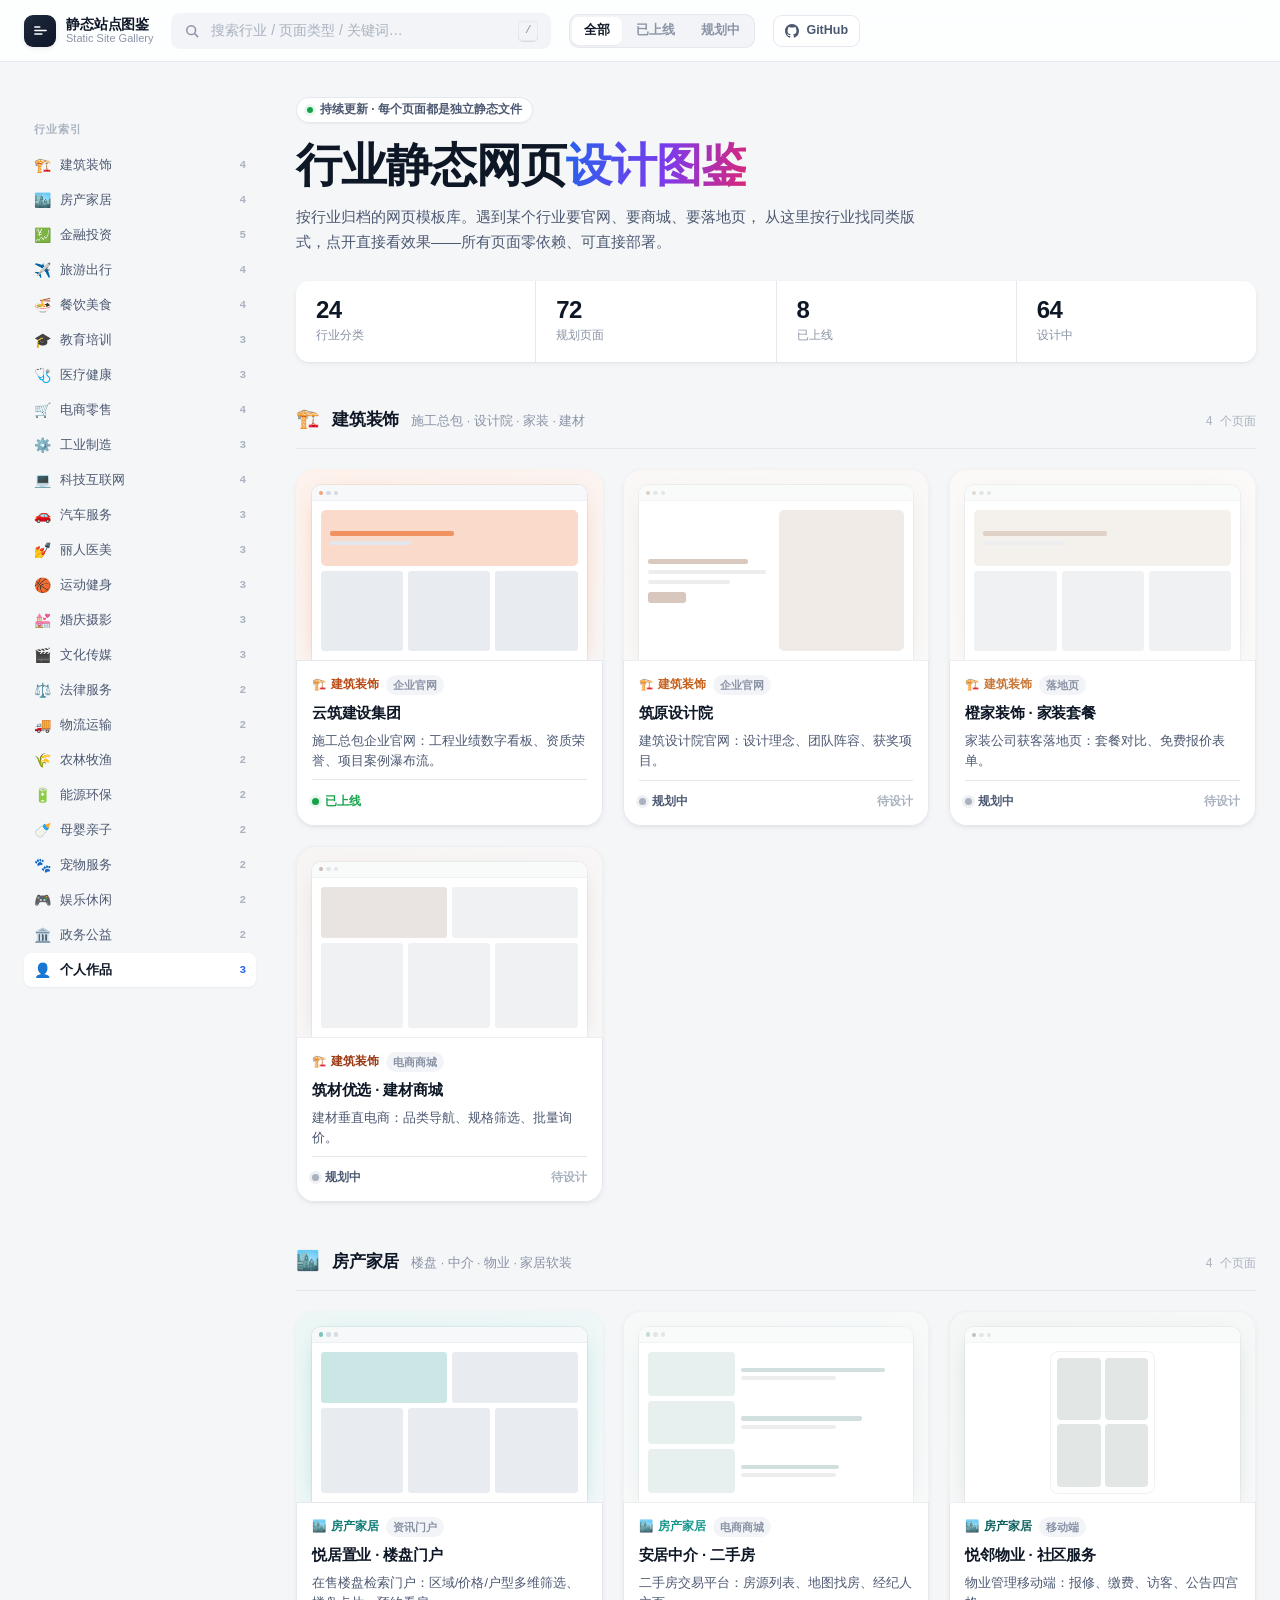
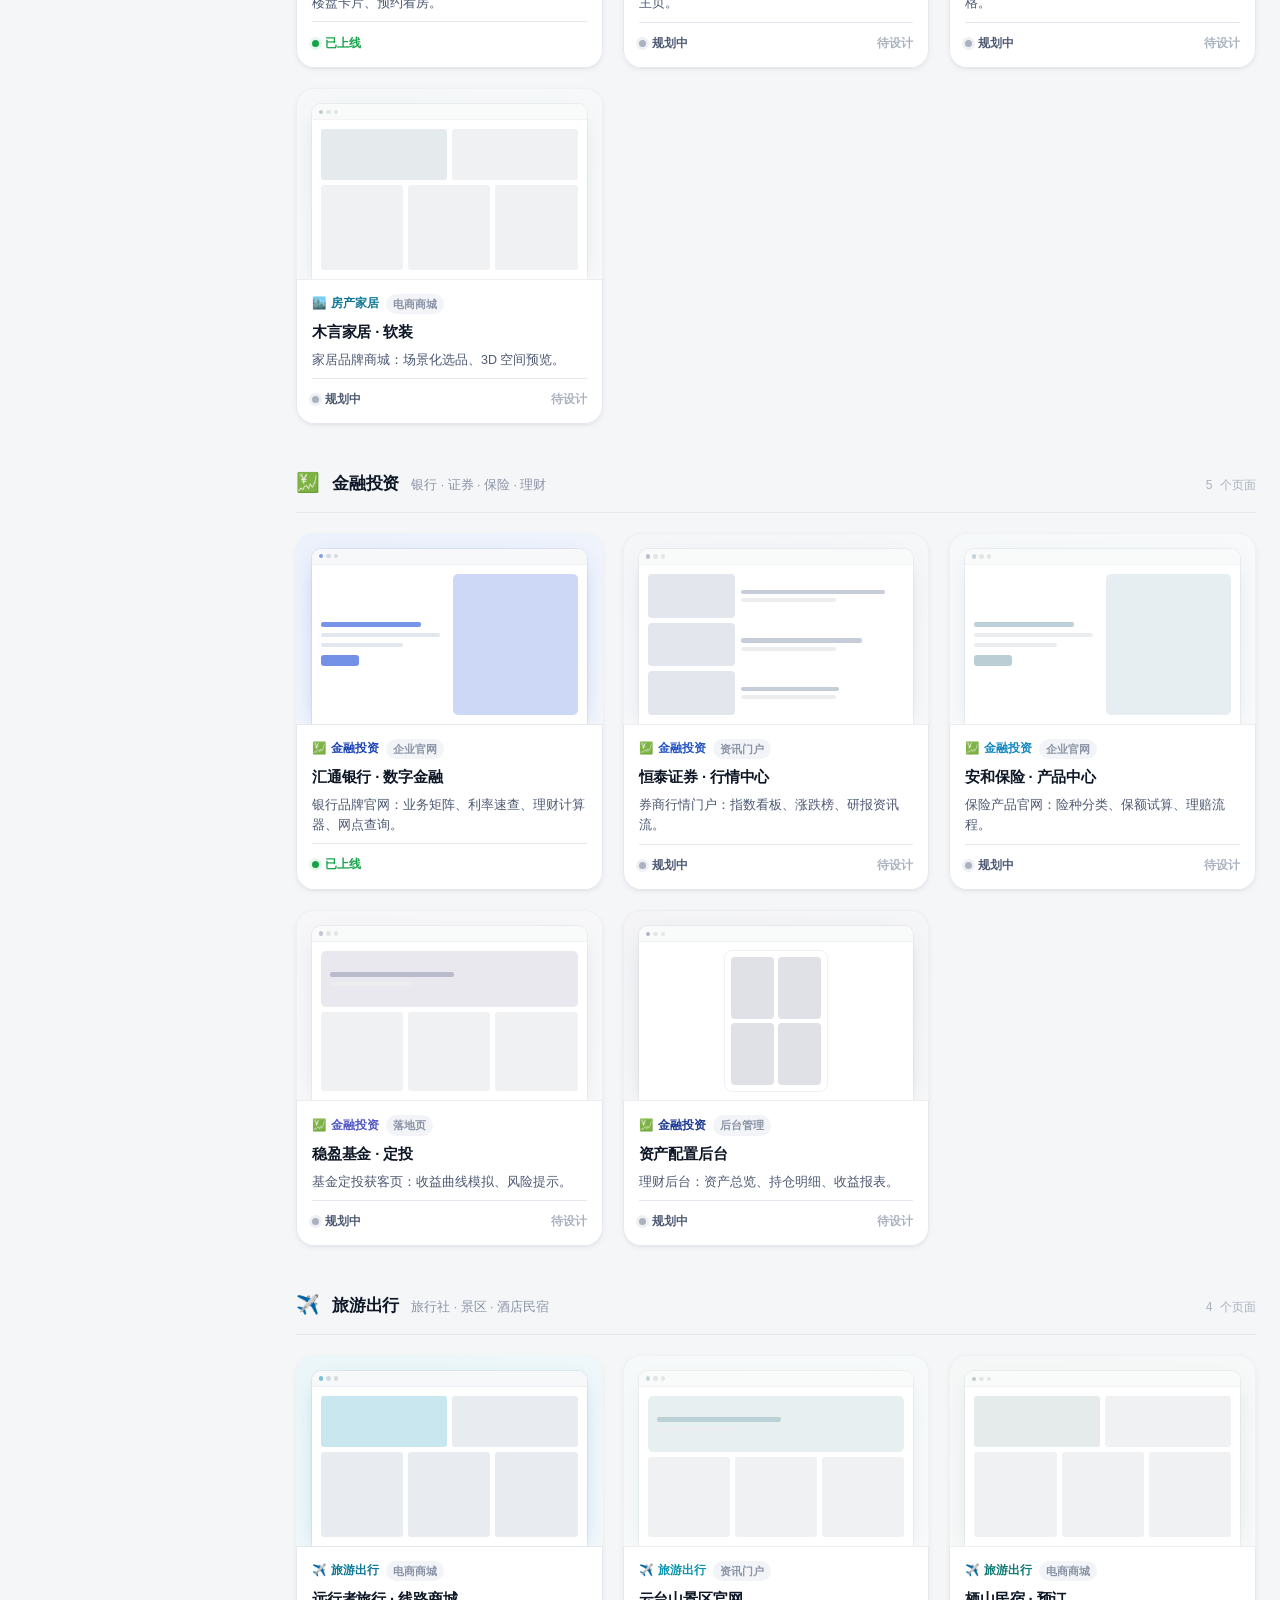
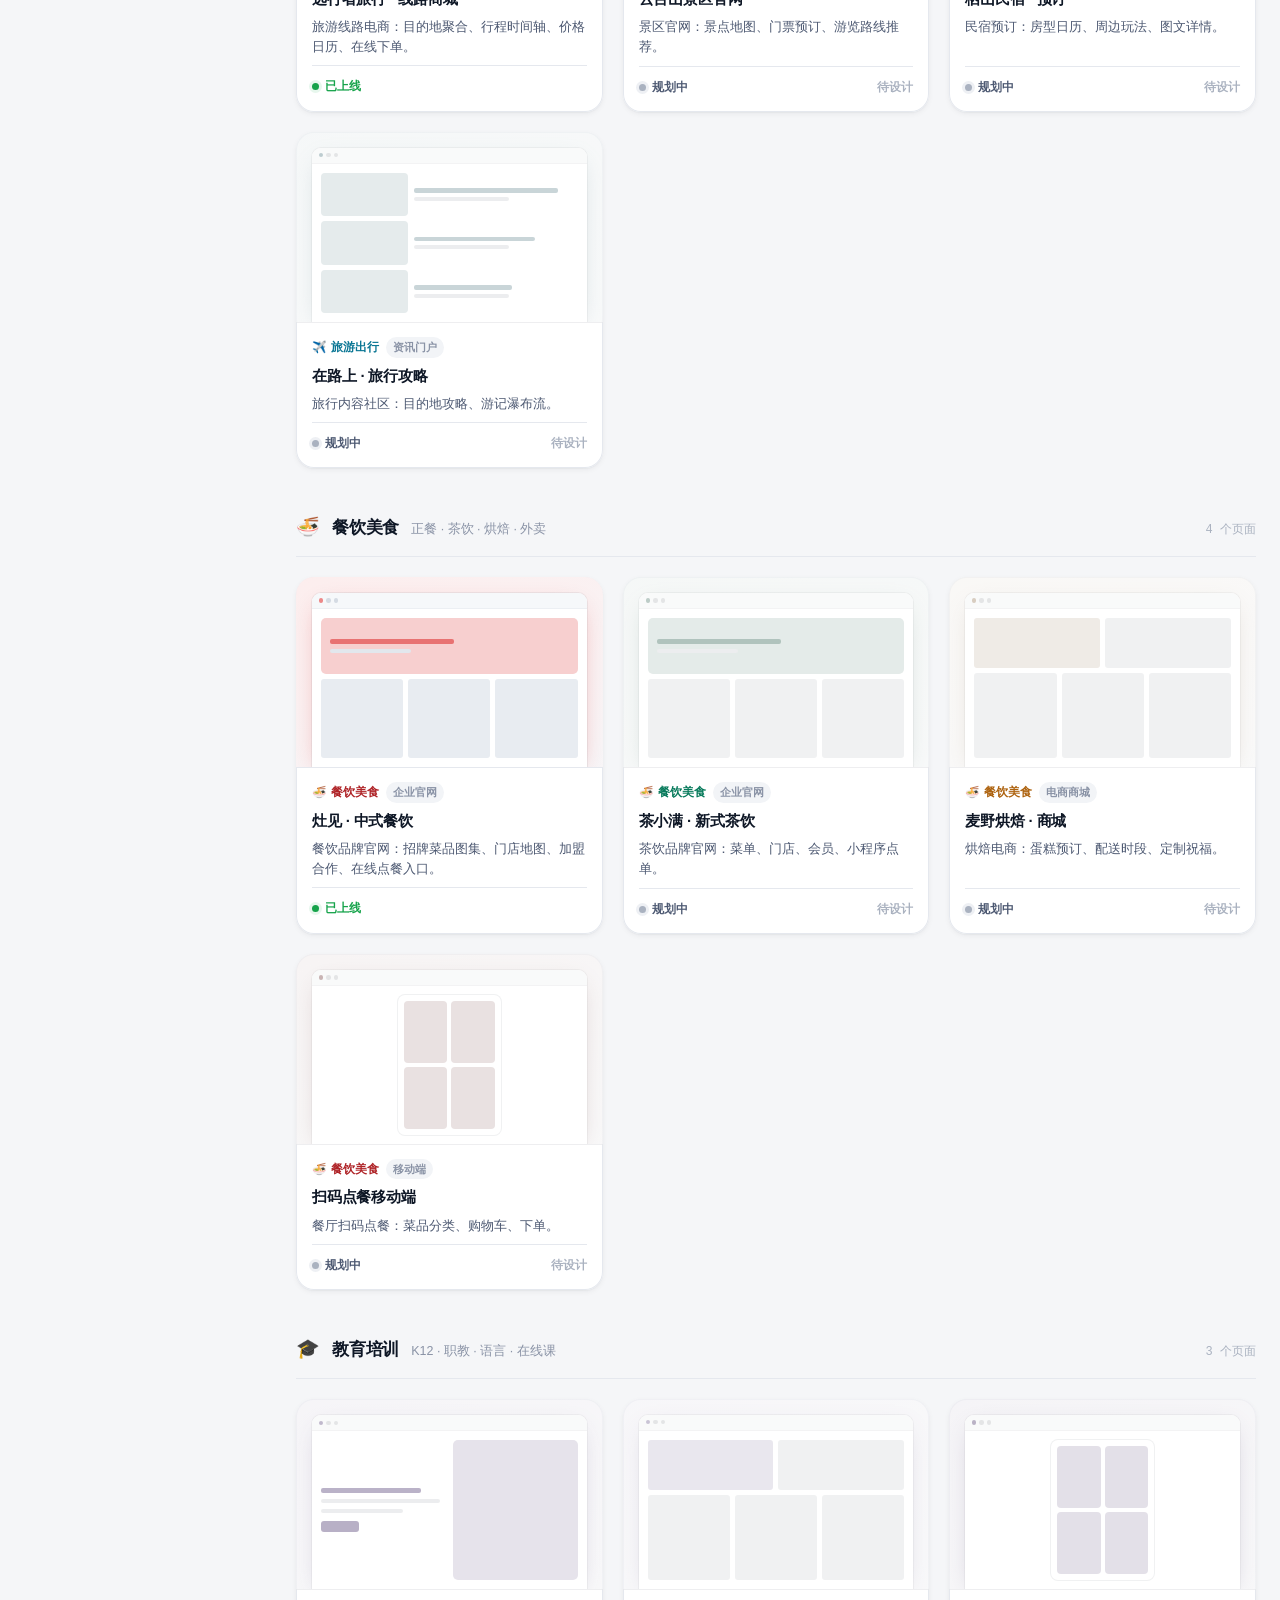
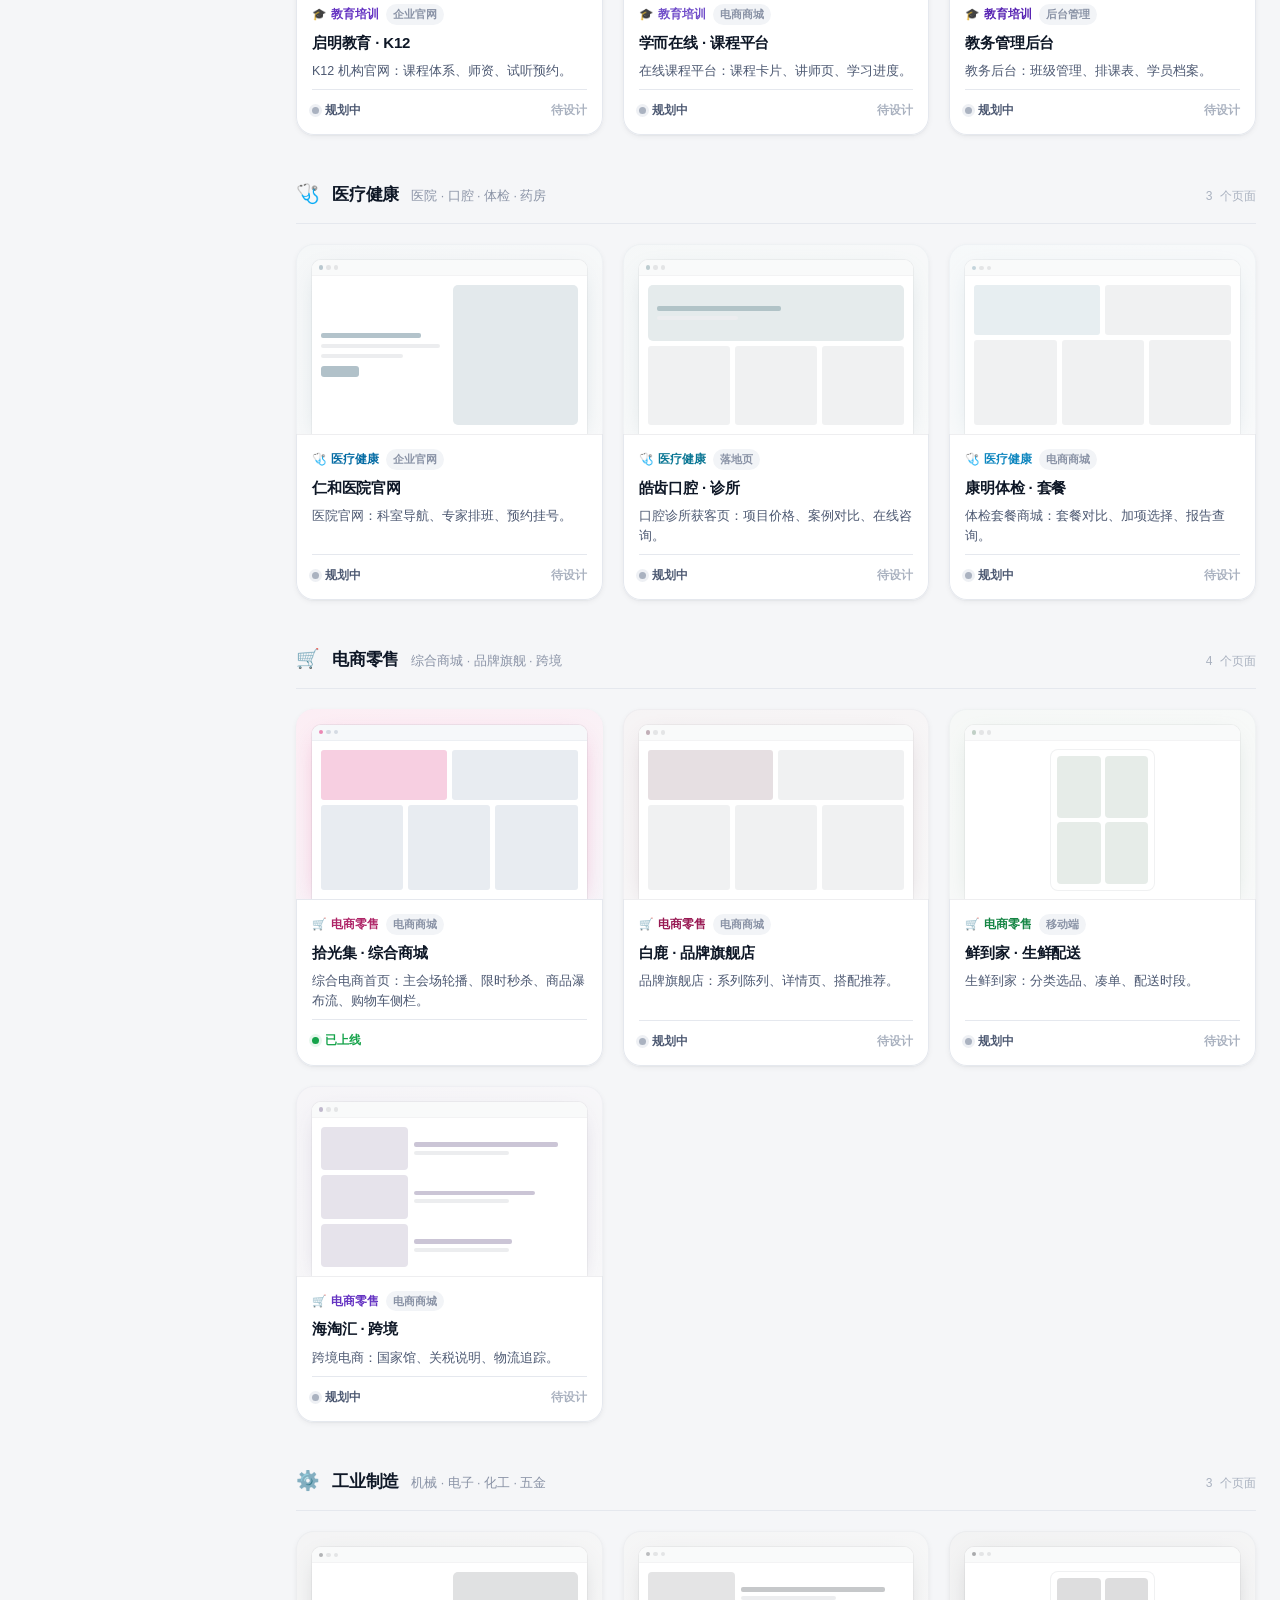
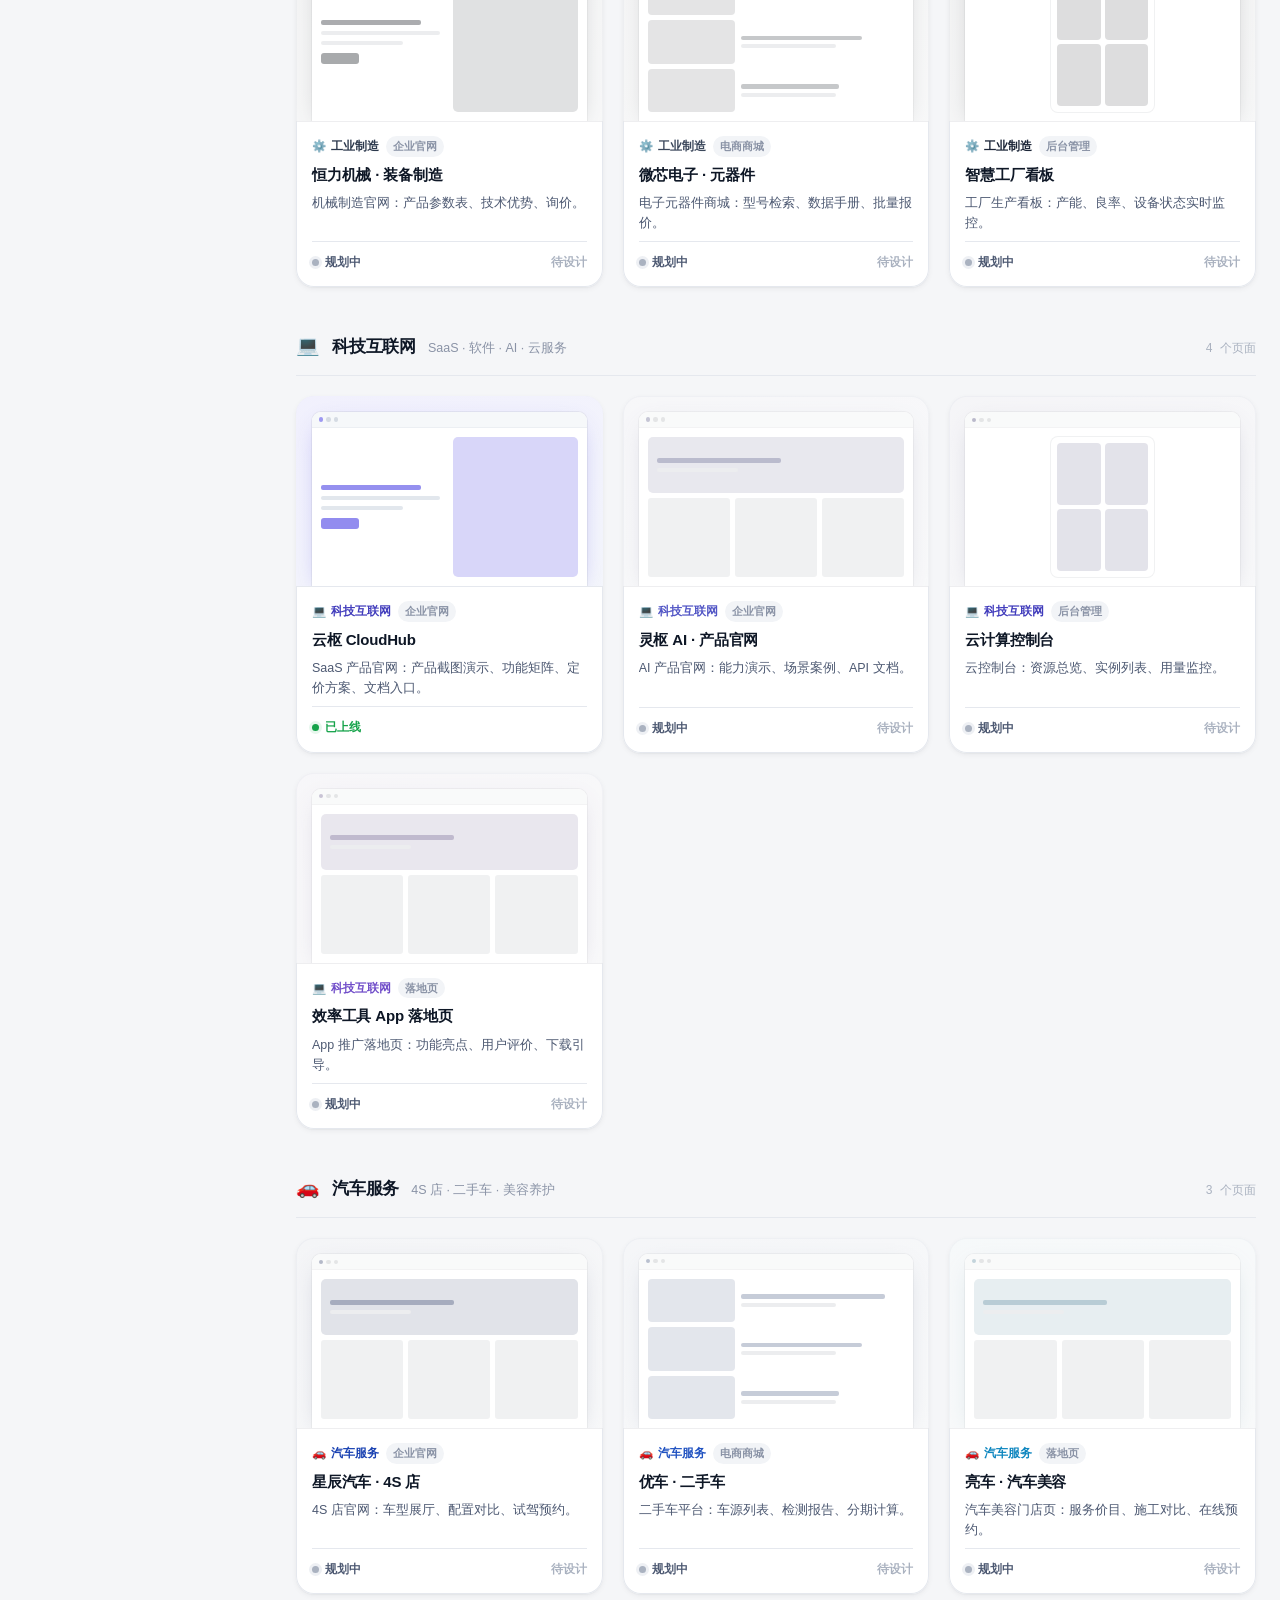
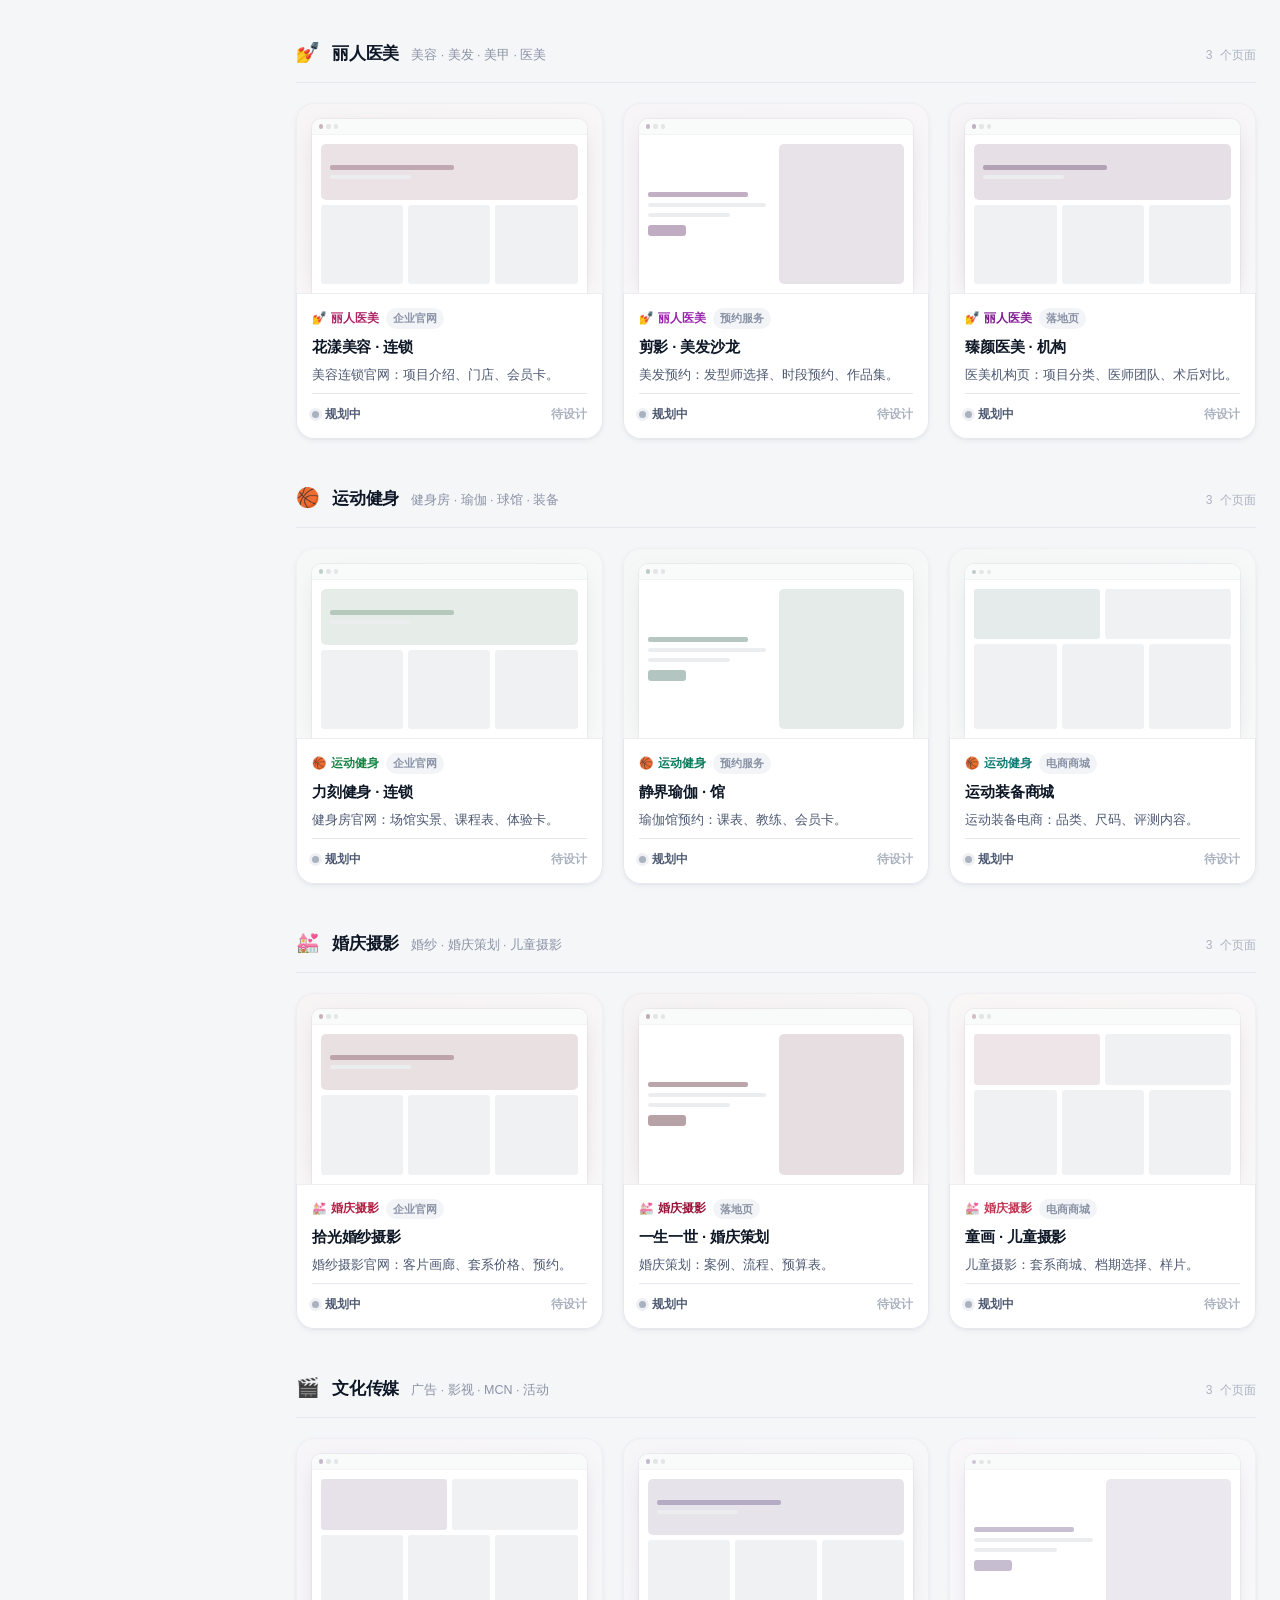
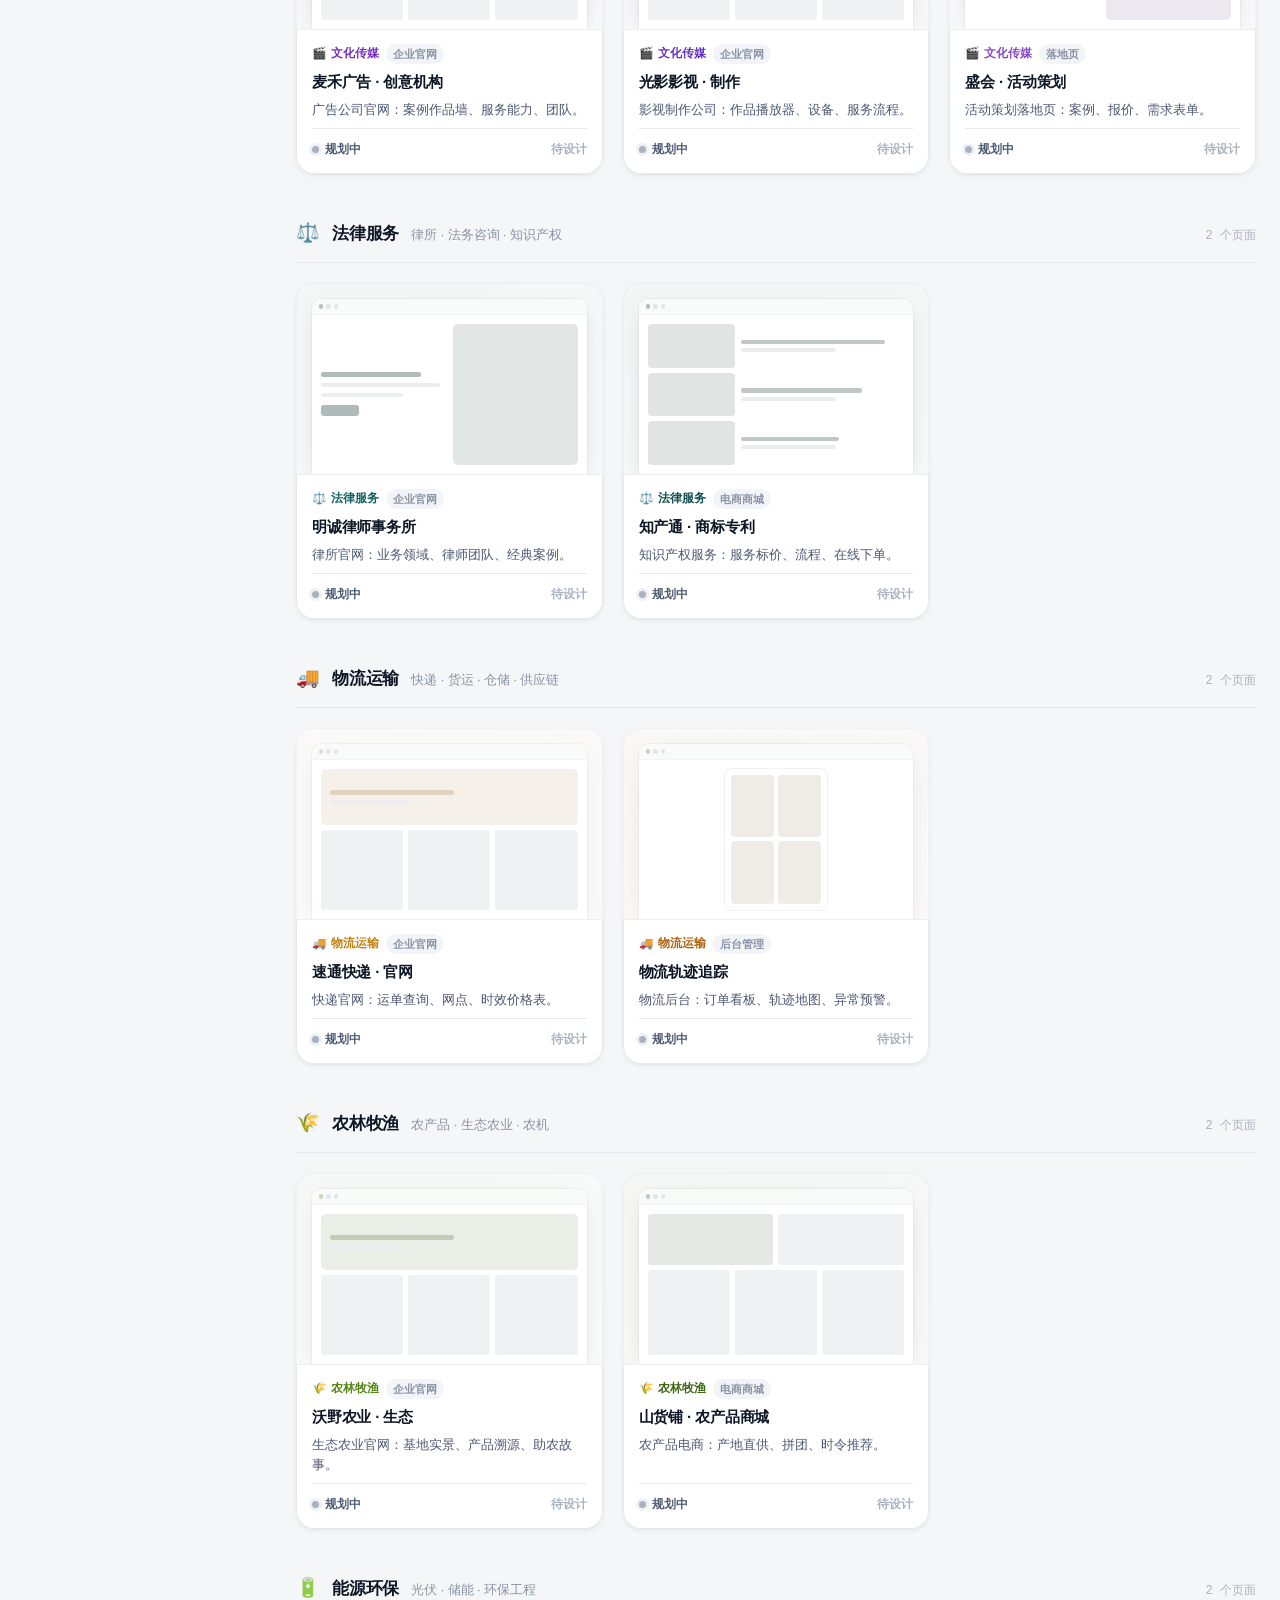
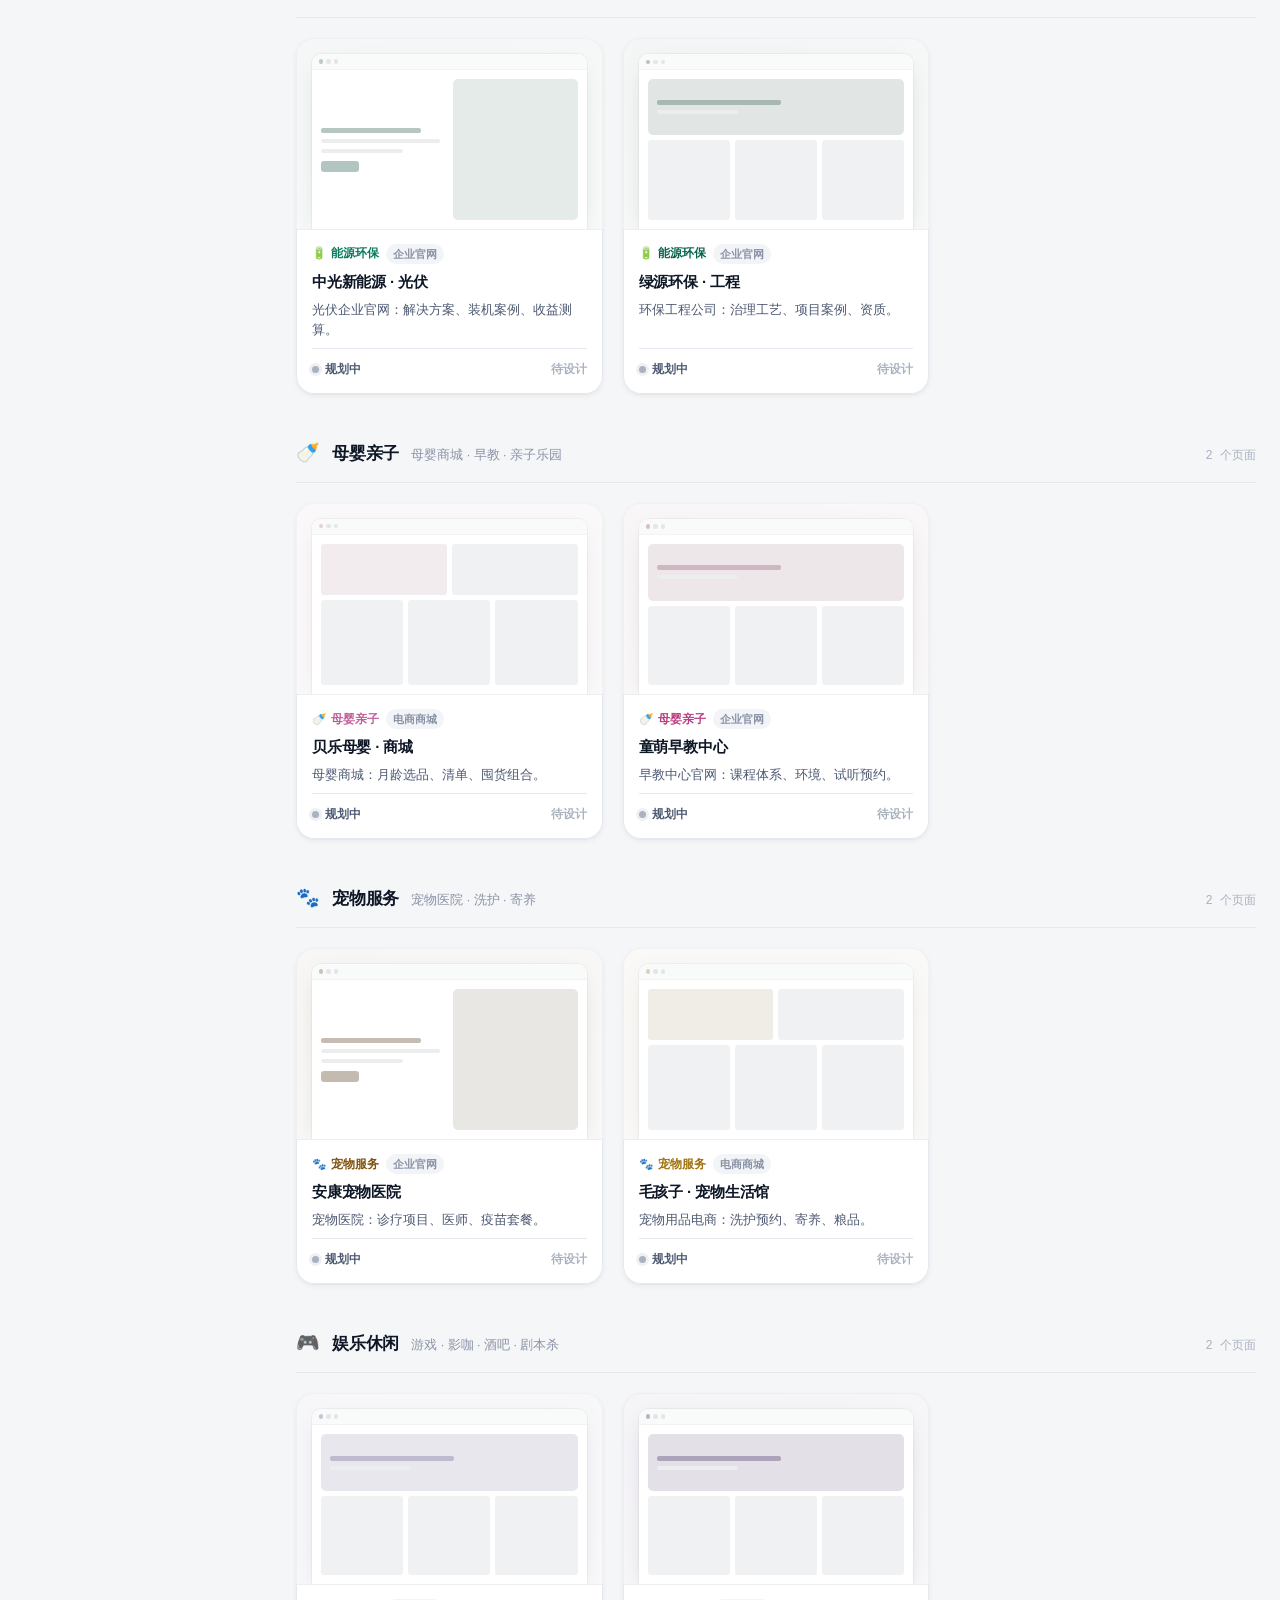
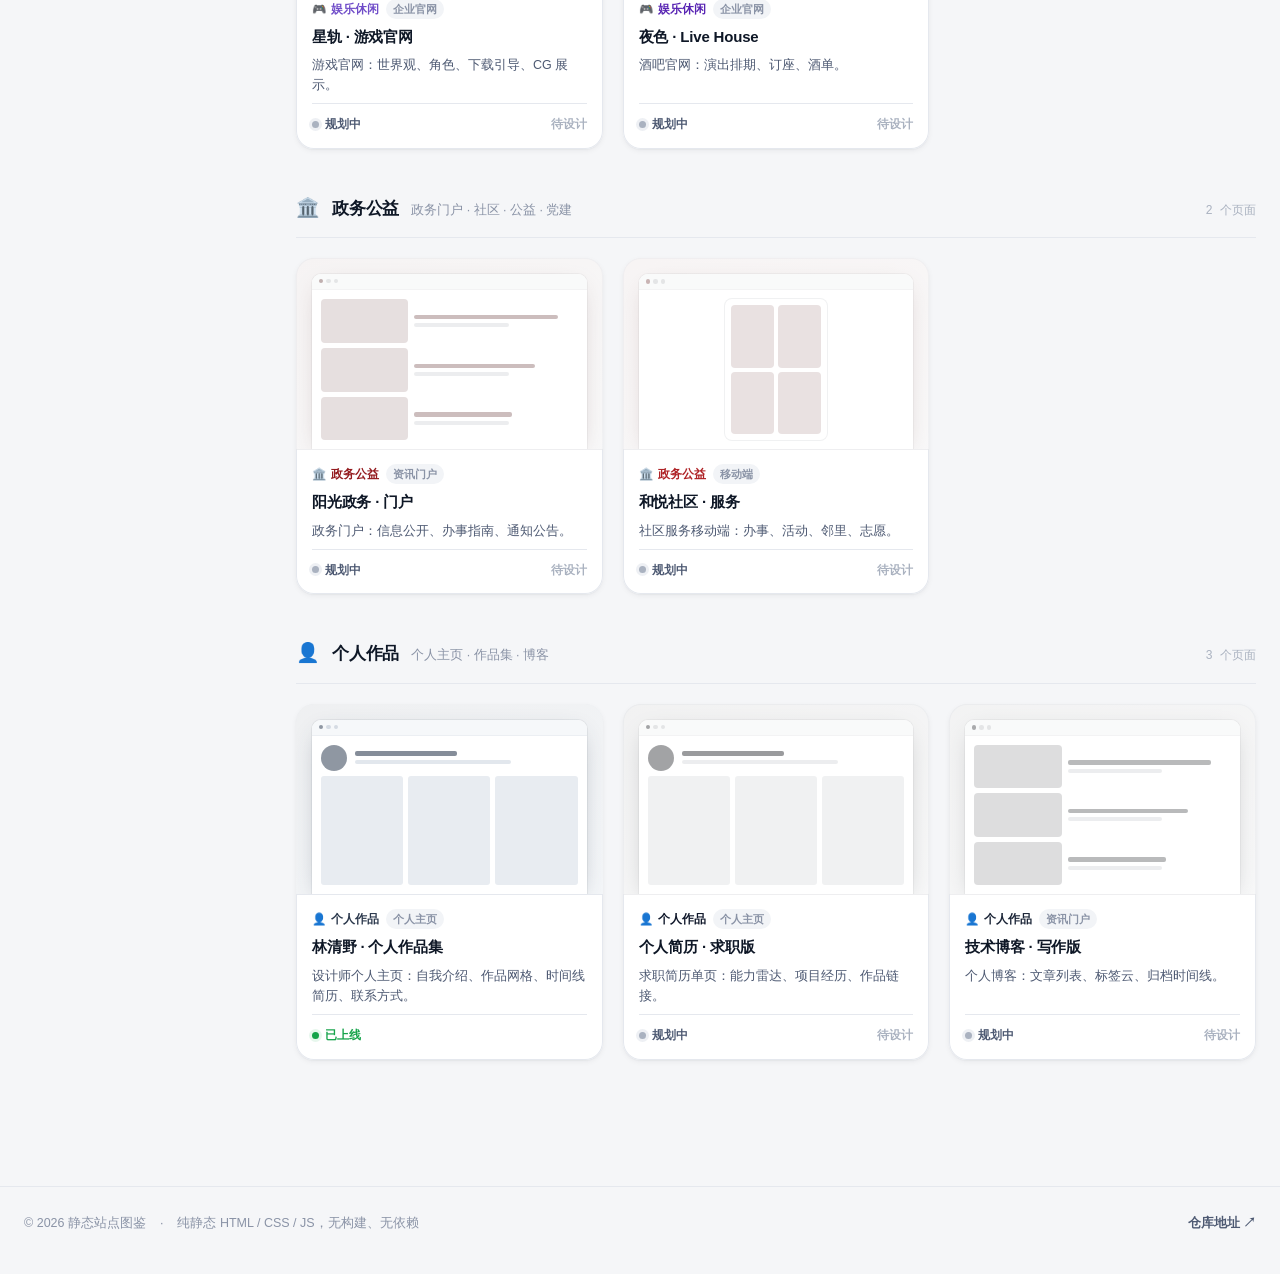
<file: index.html>
<!DOCTYPE html>
<html lang="zh-CN">
<head>
<meta charset="UTF-8">
<meta name="viewport" content="width=device-width, initial-scale=1">
<title>静态站点图鉴 · 行业网页模板导航</title>
<meta name="description" content="按行业归档的静态网页模板库：建筑、房产、金融、旅游、餐饮、电商、科技……点开即看效果。">
<link rel="icon" href="data:image/svg+xml,%3Csvg xmlns='http://www.w3.org/2000/svg' viewBox='0 0 32 32'%3E%3Crect width='32' height='32' rx='8' fill='%230f172a'/%3E%3Cpath d='M9 11h6M9 16h14M9 21h9' stroke='%23fff' stroke-width='2.4' stroke-linecap='round'/%3E%3C/svg%3E">
<link rel="stylesheet" href="assets/css/base.css">
<link rel="stylesheet" href="assets/css/nav.css">
</head>
<body>

<!-- ===================== 顶栏 ===================== -->
<header class="topbar">
  <div class="wrap topbar__inner">
    <a class="brand" href="./">
      <span class="brand__mark">
        <svg viewBox="0 0 24 24" fill="none" stroke="currentColor" stroke-width="2" stroke-linecap="round">
          <path d="M4 7h7M4 12h16M4 17h10"/>
        </svg>
      </span>
      <span class="brand__txt">
        <span class="brand__name">静态站点图鉴</span>
        <span class="brand__sub">Static Site Gallery</span>
      </span>
    </a>

    <div class="topbar__search">
      <label class="field">
        <svg viewBox="0 0 20 20" fill="none" stroke="currentColor" stroke-width="1.9" stroke-linecap="round" style="width:16px;height:16px;color:var(--c-text-3);flex:none">
          <circle cx="9" cy="9" r="5.5"/><path d="M13.5 13.5L17 17"/>
        </svg>
        <input id="q" type="search" placeholder="搜索行业 / 页面类型 / 关键词…" autocomplete="off" aria-label="搜索页面">
        <kbd>/</kbd>
      </label>
    </div>

    <div class="seg" role="tablist">
      <button class="seg__btn is-on" data-status="all">全部</button>
      <button class="seg__btn" data-status="live">已上线</button>
      <button class="seg__btn" data-status="planned">规划中</button>
    </div>

    <a class="btn btn--ghost btn--sm" href="https://github.com/674965171/html" target="_blank" rel="noopener">
      <svg viewBox="0 0 16 16" fill="currentColor" style="width:14px;height:14px"><path d="M8 0C3.58 0 0 3.58 0 8c0 3.54 2.29 6.53 5.47 7.59.4.07.55-.17.55-.38 0-.19-.01-.82-.01-1.49-2.01.37-2.53-.49-2.69-.94-.09-.23-.48-.94-.82-1.13-.28-.15-.68-.52-.01-.53.63-.01 1.08.58 1.23.82.72 1.21 1.87.87 2.33.66.07-.52.28-.87.51-1.07-1.78-.2-3.64-.89-3.64-3.95 0-.87.31-1.59.82-2.15-.08-.2-.36-1.02.08-2.12 0 0 .67-.21 2.2.82a7.4 7.4 0 012-.27c.68 0 1.36.09 2 .27 1.53-1.04 2.2-.82 2.2-.82.44 1.1.16 1.92.08 2.12.51.56.82 1.27.82 2.15 0 3.07-1.87 3.75-3.65 3.95.29.25.54.73.54 1.48 0 1.07-.01 1.93-.01 2.2 0 .21.15.46.55.38A7.99 7.99 0 0016 8c0-4.42-3.58-8-8-8z"/></svg>
      GitHub
    </a>
  </div>
</header>

<!-- ===================== 主体 ===================== -->
<div class="wrap">
  <div class="shell">

    <!-- 侧栏：行业索引 -->
    <aside class="side" id="side">
      <div class="side__label">行业索引</div>
      <div class="side__list" id="sideList"></div>
    </aside>

    <!-- 主区 -->
    <div class="main">

      <header class="hero">
        <span class="hero__eyebrow">
          <i class="dot dot--live"></i>持续更新 · 每个页面都是独立静态文件
        </span>
        <h1 class="hero__title t-display">行业静态网页<em>设计图鉴</em></h1>
        <p class="hero__desc">
          按行业归档的网页模板库。遇到某个行业要官网、要商城、要落地页，
          从这里按行业找同类版式，点开直接看效果——所有页面零依赖、可直接部署。
        </p>

        <div class="stats">
          <div class="stat"><div class="stat__num" id="stInd">0</div><div class="stat__key">行业分类</div></div>
          <div class="stat"><div class="stat__num" id="stAll">0</div><div class="stat__key">规划页面</div></div>
          <div class="stat"><div class="stat__num" id="stLive">0</div><div class="stat__key">已上线</div></div>
          <div class="stat"><div class="stat__num" id="stPlan">0</div><div class="stat__key">设计中</div></div>
        </div>
      </header>

      <div id="sections"></div>

      <div class="empty" id="empty">
        <div class="empty__ico">
          <svg viewBox="0 0 24 24" fill="none" stroke="currentColor" stroke-width="1.8" stroke-linecap="round">
            <circle cx="11" cy="11" r="7"/><path d="M16.5 16.5L21 21M8.5 11h5"/>
          </svg>
        </div>
        <div class="empty__t">没有匹配的页面</div>
        <div class="empty__d">换个关键词试试，或点顶部的「全部」查看所有行业</div>
      </div>

    </div>
  </div>
</div>

<!-- ===================== 页脚 ===================== -->
<footer class="foot">
  <div class="wrap foot__inner">
    <span>© <span id="year">2026</span> 静态站点图鉴</span>
    <span class="muted-2">·</span>
    <span>纯静态 HTML / CSS / JS，无构建、无依赖</span>
    <span class="spacer"></span>
    <a href="https://github.com/674965171/html" target="_blank" rel="noopener">仓库地址 ↗</a>
  </div>
</footer>

<div class="toast" id="toast" role="status" aria-live="polite"></div>

<button class="totop" id="totop" aria-label="回到顶部">
  <svg viewBox="0 0 24 24" fill="none" stroke="currentColor" stroke-width="2.2" stroke-linecap="round" stroke-linejoin="round">
    <path d="M12 19V5M5 12l7-7 7 7"/>
  </svg>
</button>

<noscript>
  <div class="wrap" style="padding:40px 0">
    <p class="muted">本页的站点列表需要启用 JavaScript 才能渲染。你仍可直接访问
      <code class="t-mono">sites/&lt;站点名&gt;/index.html</code> 打开任意已完成的页面。</p>
  </div>
</noscript>

<script src="assets/js/sites.js" defer></script>
<script src="assets/js/nav.js" defer></script>
</body>
</html>
</file>
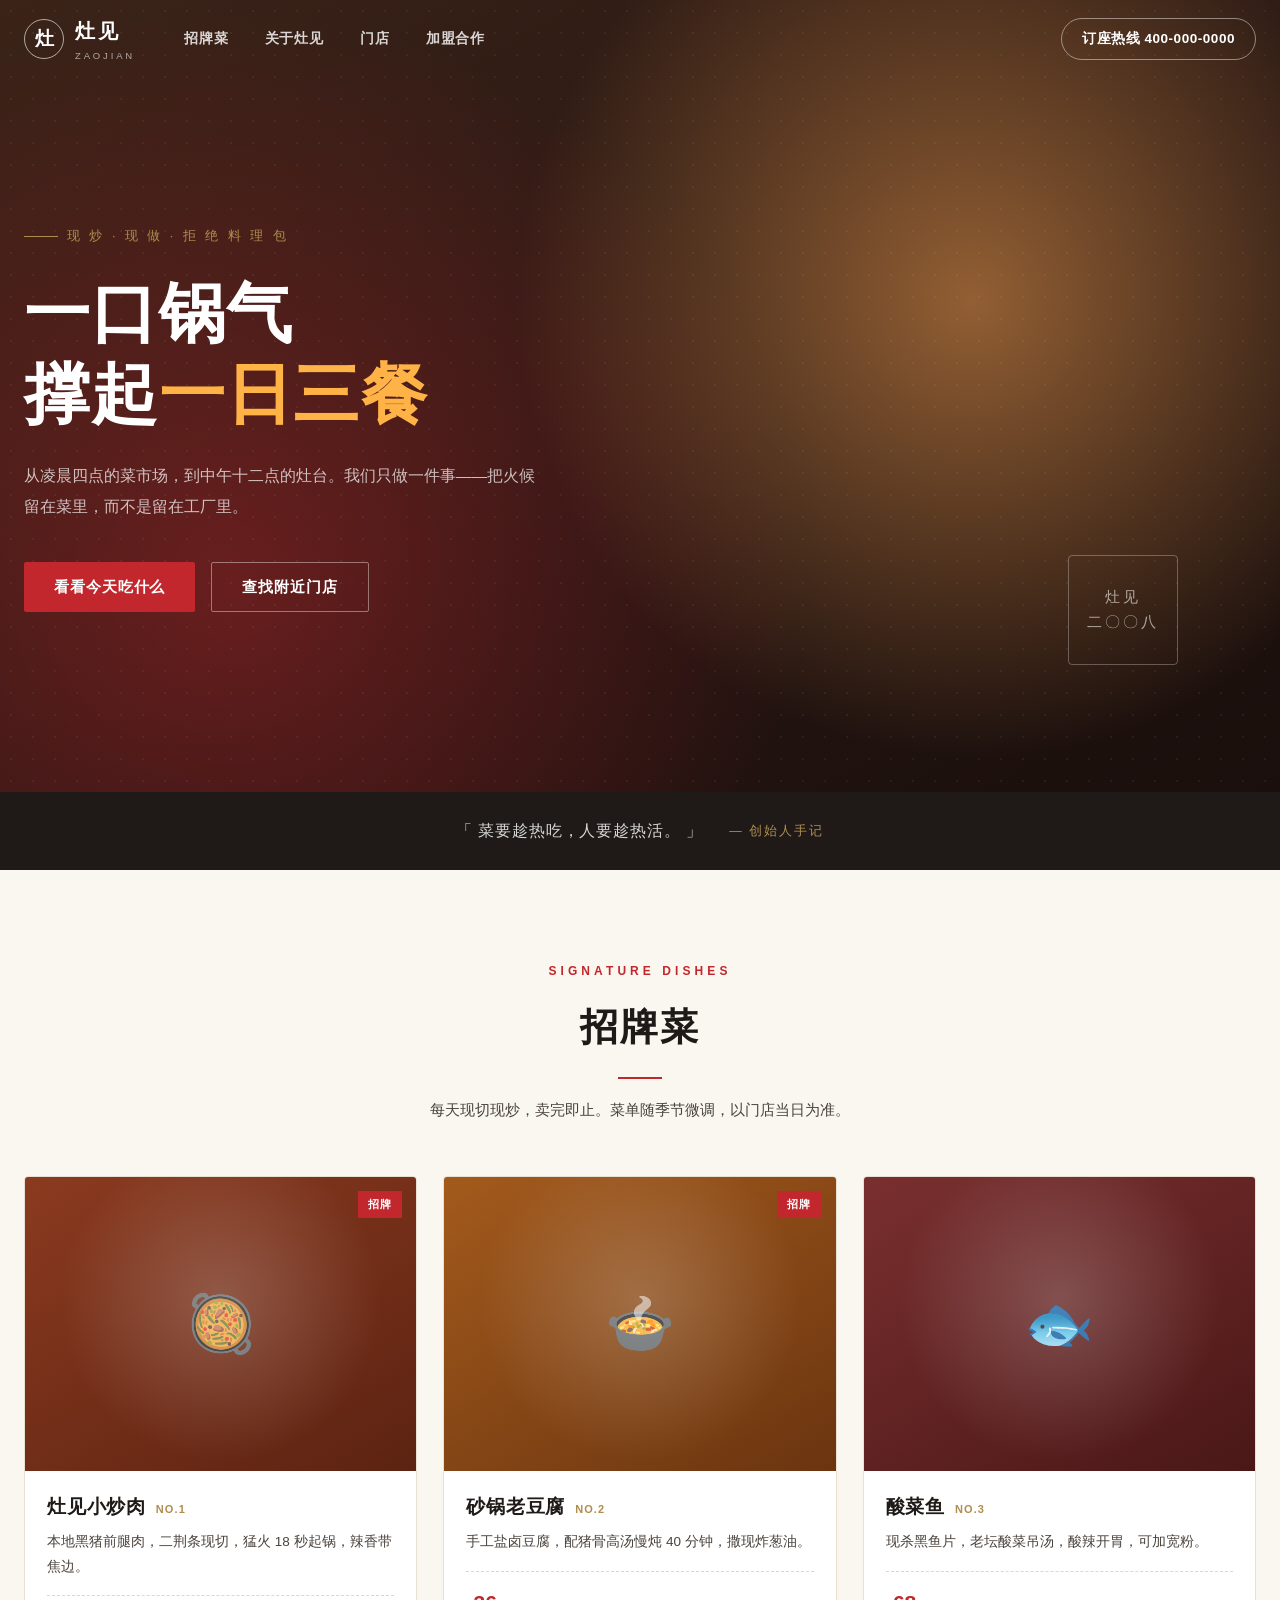
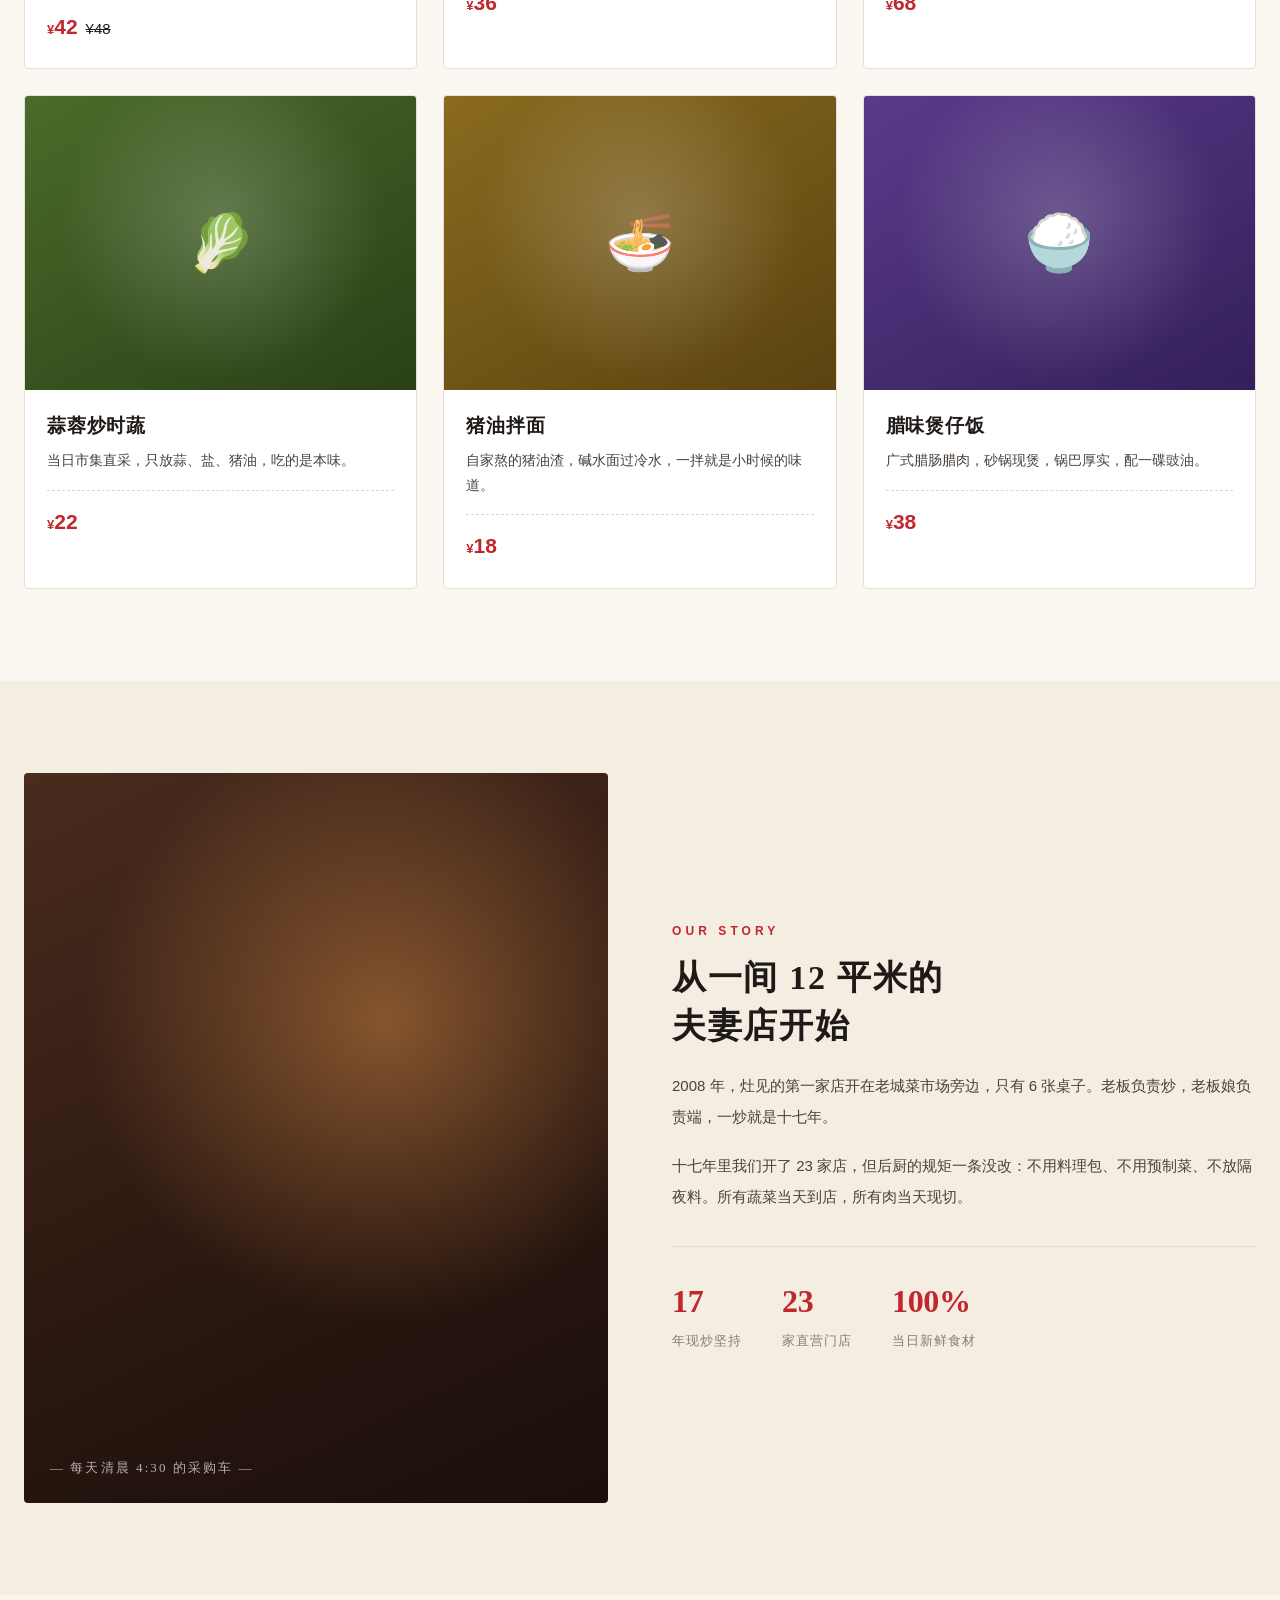
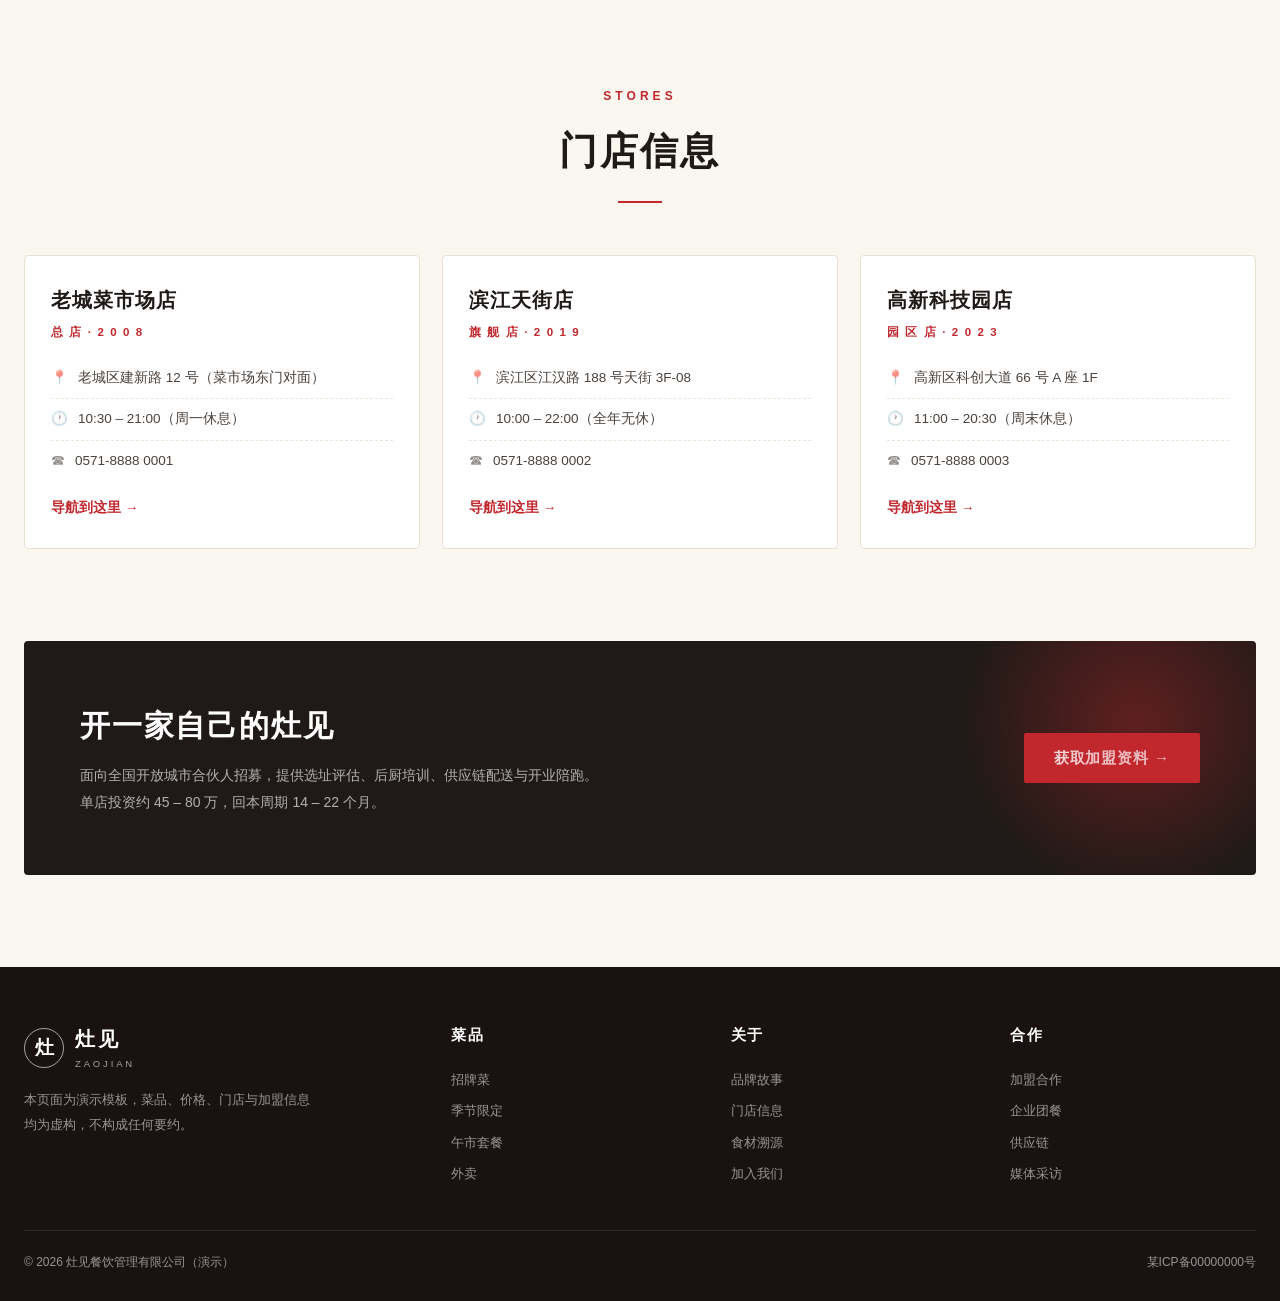
<file: sites/catering-brand/index.html>
<!DOCTYPE html>
<html lang="zh-CN">
<head>
<meta charset="UTF-8">
<meta name="viewport" content="width=device-width, initial-scale=1">
<title>灶见 · 现炒中式小馆 | 一口锅气，一日三餐</title>
<meta name="description" content="灶见中式小馆——坚持现炒现做，拒绝料理包。查看菜单、门店地址与加盟合作。">
<link rel="stylesheet" href="../../assets/css/base.css">
<style>
/* ============ 灶见 · 中式品牌风（宣纸米底 + 朱红 + 衬线） ============ */
:root{
  --paper:#faf7f1; --paper-2:#f3ede2;
  --red:#c1272d; --red-d:#8f1d22; --red-l:#fdf3f3;
  --ink:#1f1a17; --ink-2:#4a423c; --gold:#b08d4f;
  --serif: "Songti SC","STSong",Georgia,"Noto Serif SC","SimSun",serif;
}
body{ background:var(--paper); color:var(--ink); }

/* 顶栏 */
.hd{ position:absolute; top:0; left:0; right:0; z-index:60; }
.hd__in{ height:78px; display:flex; align-items:center; gap:34px; }
.lg{ display:flex; align-items:center; gap:11px; }
.lg__m{ width:40px;height:40px;border-radius:50%; border:1.5px solid rgba(255,255,255,.6); display:grid;place-items:center; font-family:var(--serif); font-size:19px; font-weight:700; color:#fff; }
.lg__t{ font-family:var(--serif); font-size:20px; font-weight:700; color:#fff; letter-spacing:.14em; }
.lg__s{ font-size:9.5px; color:rgba(255,255,255,.6); letter-spacing:.3em; }
.hd__nav{ display:flex; gap:6px; }
.hd__nav a{ padding:8px 15px; font-size:14px; font-weight:600; color:rgba(255,255,255,.82); letter-spacing:.06em; transition:.22s; position:relative; }
.hd__nav a::after{ content:''; position:absolute; left:15px; right:15px; bottom:2px; height:1px; background:currentColor; transform:scaleX(0); transition:.28s; }
.hd__nav a:hover{ color:#fff; } .hd__nav a:hover::after{ transform:scaleX(1); }
.hd__tel{ margin-left:auto; padding:9px 20px; border:1px solid rgba(255,255,255,.45); border-radius:999px; color:#fff; font-size:13.5px; font-weight:600; letter-spacing:.04em; transition:.22s; }
.hd__tel:hover{ background:rgba(255,255,255,.14); }

/* Hero */
.hero{ position:relative; min-height:88vh; display:flex; align-items:center; background:#2a1a14; overflow:hidden; }
.hero__bg{ position:absolute; inset:0;
  background:
    radial-gradient(circle at 76% 38%, rgba(255,168,84,.5), transparent 42%),
    radial-gradient(circle at 18% 74%, rgba(193,39,45,.42), transparent 48%),
    linear-gradient(150deg,#3b2318,#241512 58%,#1a0f0c); }
.hero__bg::after{ content:''; position:absolute; inset:0;
  background-image:radial-gradient(rgba(255,255,255,.055) 1px, transparent 1px); background-size:22px 22px; }
.hero__in{ position:relative; z-index:2; padding:140px 0 100px; }
.hero__tag{ display:inline-flex; align-items:center; gap:9px; font-size:12.5px; letter-spacing:.24em; color:var(--gold); margin-bottom:26px; }
.hero__tag::before{ content:''; width:34px; height:1px; background:var(--gold); }
.hero h1{ font-family:var(--serif); font-size:clamp(34px,5.4vw,66px); font-weight:700; line-height:1.24; color:#fff; letter-spacing:.02em; margin-bottom:24px; max-width:15ch; }
.hero h1 em{ font-style:normal; color:#ffb347; }
.hero p{ color:rgba(255,255,255,.72); font-size:15.5px; line-height:2; max-width:520px; }
.hero__btns{ display:flex; gap:16px; margin-top:40px; flex-wrap:wrap; }
.bt{ display:inline-flex; align-items:center; gap:9px; height:50px; padding:0 30px; border-radius:2px; font-size:15px; font-weight:650; letter-spacing:.06em; transition:.24s; }
.bt--r{ background:var(--red); color:#fff; }
.bt--r:hover{ background:var(--red-d); }
.bt--o{ border:1px solid rgba(255,255,255,.4); color:#fff; }
.bt--o:hover{ background:rgba(255,255,255,.12); }
.hero__seal{ position:absolute; right:8%; bottom:16%; z-index:3; width:110px;height:110px; border:1.5px solid rgba(255,255,255,.28); border-radius:4px; display:grid; place-items:center; font-family:var(--serif); font-size:15px; color:rgba(255,255,255,.6); letter-spacing:.2em; line-height:1.7; text-align:center; }

/* 引言条 */
.quote{ background:var(--ink); color:rgba(255,255,255,.82); padding:26px 0; }
.quote__in{ display:flex; align-items:center; gap:26px; flex-wrap:wrap; justify-content:center; text-align:center; }
.quote p{ font-family:var(--serif); font-size:16px; letter-spacing:.06em; }
.quote span{ font-size:12.5px; color:var(--gold); letter-spacing:.16em; }

/* 区块 */
.sec{ padding:92px 0; }
.sec--paper2{ background:var(--paper-2); }
.sh{ text-align:center; margin-bottom:52px; }
.sh__e{ font-size:12px; letter-spacing:.34em; color:var(--red); font-weight:700; }
.sh__t{ font-family:var(--serif); font-size:clamp(26px,3.2vw,38px); font-weight:700; letter-spacing:.06em; margin-top:14px; }
.sh__l{ width:44px; height:2px; background:var(--red); margin:18px auto 0; }
.sh__d{ color:var(--ink-2); margin-top:18px; font-size:14.5px; line-height:1.9; max-width:560px; margin-inline:auto; }

/* 招牌菜 */
.dishes{ display:grid; grid-template-columns:repeat(3,1fr); gap:26px; }
.dh{ background:#fff; border:1px solid #e8e0d2; border-radius:4px; overflow:hidden; transition:.3s; }
.dh:hover{ box-shadow:0 26px 50px -26px rgba(60,35,20,.42); transform:translateY(-5px); }
.dh__img{ aspect-ratio:4/3; position:relative; display:grid; place-items:center; font-size:56px; }
.dh__img::after{ content:''; position:absolute; inset:0; background:radial-gradient(circle at 50% 42%,rgba(255,255,255,.2),transparent 62%); }
.dh__hot{ position:absolute; top:14px; right:14px; z-index:2; font-size:11px; font-weight:700; letter-spacing:.12em; padding:4px 10px; background:var(--red); color:#fff; }
.dh__in{ padding:20px 22px 24px; }
.dh__t{ font-family:var(--serif); font-size:19px; font-weight:700; letter-spacing:.04em; margin-bottom:8px; display:flex; align-items:baseline; gap:10px; }
.dh__t span{ font-family:var(--f-sans); font-size:11px; font-weight:600; color:var(--gold); letter-spacing:.1em; }
.dh__d{ font-size:13.5px; color:var(--ink-2); line-height:1.8; }
.dh__ft{ margin-top:16px; padding-top:14px; border-top:1px dashed #e0d6c4; display:flex; align-items:baseline; gap:8px; }
.dh__p{ font-size:21px; font-weight:800; color:var(--red); font-variant-numeric:tabular-nums; }
.dh__p i{ font-size:13px; font-style:normal; }
.dh__p s{ font-size:12.5px; color:#a89b8a; font-weight:400; margin-left:4px; }

/* 品牌故事 */
.story{ display:grid; grid-template-columns:1fr 1fr; gap:64px; align-items:center; }
.story__img{ aspect-ratio:4/5; border-radius:4px; background:linear-gradient(155deg,#4a2c1e,#2a1710 60%,#1a0f0c); position:relative; overflow:hidden; }
.story__img::after{ content:''; position:absolute; inset:0; background:radial-gradient(circle at 62% 34%,rgba(255,168,84,.4),transparent 50%); }
.story__cap{ position:absolute; left:26px; bottom:24px; z-index:2; font-family:var(--serif); color:rgba(255,255,255,.66); font-size:13px; letter-spacing:.16em; }
.story h2{ font-family:var(--serif); font-size:clamp(24px,2.9vw,34px); font-weight:700; letter-spacing:.05em; line-height:1.4; margin-bottom:22px; }
.story p{ color:var(--ink-2); font-size:15px; line-height:2.05; margin-bottom:18px; }
.story__stats{ display:flex; gap:40px; margin-top:34px; padding-top:28px; border-top:1px solid #e4dccd; }
.story__stats b{ display:block; font-family:var(--serif); font-size:32px; font-weight:700; color:var(--red); letter-spacing:-.01em; }
.story__stats small{ font-size:12.5px; color:#8a7c6d; letter-spacing:.08em; }

/* 门店 */
.shops{ display:grid; grid-template-columns:repeat(3,1fr); gap:22px; }
.sp{ background:#fff; border:1px solid #e8e0d2; border-radius:4px; padding:28px 26px; transition:.26s; }
.sp:hover{ border-color:var(--red); }
.sp__n{ font-family:var(--serif); font-size:20px; font-weight:700; letter-spacing:.05em; margin-bottom:6px; }
.sp__t{ font-size:11.5px; font-weight:700; letter-spacing:.14em; color:var(--red); margin-bottom:16px; }
.sp__r{ display:flex; gap:10px; font-size:13.5px; color:var(--ink-2); padding:9px 0; border-bottom:1px dashed #eee6d8; }
.sp__r:last-of-type{ border-bottom:0; }
.sp__r i{ font-style:normal; opacity:.6; flex:none; }
.sp__a{ display:inline-flex; align-items:center; gap:6px; margin-top:16px; font-size:13.5px; font-weight:700; color:var(--red); }

/* 加盟 */
.join{ background:var(--ink); color:#fff; border-radius:4px; padding:60px 56px; display:flex; align-items:center; gap:44px; flex-wrap:wrap; position:relative; overflow:hidden; }
.join::after{ content:''; position:absolute; right:-80px; top:-120px; width:400px;height:400px; border-radius:50%; background:radial-gradient(circle,rgba(193,39,45,.4),transparent 62%); }
.join h2{ font-family:var(--serif); font-size:30px; font-weight:700; letter-spacing:.06em; position:relative; }
.join p{ color:rgba(255,255,255,.66); margin-top:12px; font-size:14px; line-height:1.9; position:relative; }
.join .bt{ position:relative; margin-left:auto; }

/* 页脚 */
.ft{ background:#1a1210; color:rgba(255,255,255,.55); padding:56px 0 28px; font-size:13px; }
.ft__g{ display:grid; grid-template-columns:1.6fr 1fr 1fr 1fr; gap:34px; }
.ft h5{ color:#fff; font-family:var(--serif); font-size:15px; letter-spacing:.1em; margin-bottom:16px; }
.ft a{ display:block; padding:5px 0; color:rgba(255,255,255,.55); transition:.2s; }
.ft a:hover{ color:#ffb347; }
.ft__bot{ margin-top:40px; padding-top:22px; border-top:1px solid rgba(255,255,255,.1); display:flex; justify-content:space-between; flex-wrap:wrap; gap:10px; font-size:12px; }

@media(max-width:1020px){
  .dishes,.shops{ grid-template-columns:repeat(2,1fr); }
  .story{ grid-template-columns:1fr; gap:34px; }
  .story__img{ aspect-ratio:16/10; }
  .ft__g{ grid-template-columns:1fr 1fr; }
  .hd__nav{ display:none; }
  .join{ padding:40px 30px; } .join .bt{ margin-left:0; }
  .hero__seal{ display:none; }
}
@media(max-width:680px){
  .dishes,.shops{ grid-template-columns:1fr; }
  .sec{ padding:64px 0; }
  .story__stats{ gap:24px; }
}
</style>
</head>
<body>

<header class="hd">
  <div class="wrap hd__in">
    <div class="lg">
      <div class="lg__m">灶</div>
      <div><div class="lg__t">灶见</div><div class="lg__s">ZAOJIAN</div></div>
    </div>
    <nav class="hd__nav">
      <a href="#dishes">招牌菜</a><a href="#story">关于灶见</a><a href="#shops">门店</a><a href="#join">加盟合作</a>
    </nav>
    <a class="hd__tel" href="tel:400-000-0000">订座热线 400-000-0000</a>
  </div>
</header>

<!-- Hero -->
<section class="hero">
  <div class="hero__bg"></div>
  <div class="wrap hero__in">
    <div class="hero__tag">现 炒 · 现 做 · 拒 绝 料 理 包</div>
    <h1>一口锅气<br>撑起<em>一日三餐</em></h1>
    <p>从凌晨四点的菜市场，到中午十二点的灶台。我们只做一件事——把火候留在菜里，而不是留在工厂里。</p>
    <div class="hero__btns">
      <a class="bt bt--r" href="#dishes">看看今天吃什么</a>
      <a class="bt bt--o" href="#shops">查找附近门店</a>
    </div>
  </div>
  <div class="hero__seal">灶见<br>二〇〇八</div>
</section>

<div class="quote">
  <div class="wrap quote__in">
    <p>「 菜要趁热吃，人要趁热活。 」</p>
    <span>— 创始人手记</span>
  </div>
</div>

<!-- 招牌菜 -->
<section class="sec" id="dishes">
  <div class="wrap">
    <div class="sh">
      <div class="sh__e">SIGNATURE DISHES</div>
      <h2 class="sh__t">招牌菜</h2>
      <div class="sh__l"></div>
      <p class="sh__d">每天现切现炒，卖完即止。菜单随季节微调，以门店当日为准。</p>
    </div>

    <div class="dishes">
      <article class="dh">
        <div class="dh__img" style="background:linear-gradient(150deg,#8b3a1f,#5c2312)">🥘<span class="dh__hot">招牌</span></div>
        <div class="dh__in">
          <h3 class="dh__t">灶见小炒肉 <span>NO.1</span></h3>
          <p class="dh__d">本地黑猪前腿肉，二荆条现切，猛火 18 秒起锅，辣香带焦边。</p>
          <div class="dh__ft"><span class="dh__p"><i>¥</i>42</span><s>¥48</s></div>
        </div>
      </article>

      <article class="dh">
        <div class="dh__img" style="background:linear-gradient(150deg,#a35a1c,#6b3510)">🍲<span class="dh__hot">招牌</span></div>
        <div class="dh__in">
          <h3 class="dh__t">砂锅老豆腐 <span>NO.2</span></h3>
          <p class="dh__d">手工盐卤豆腐，配猪骨高汤慢炖 40 分钟，撒现炸葱油。</p>
          <div class="dh__ft"><span class="dh__p"><i>¥</i>36</span></div>
        </div>
      </article>

      <article class="dh">
        <div class="dh__img" style="background:linear-gradient(150deg,#7a2f2f,#4a1717)">🐟</div>
        <div class="dh__in">
          <h3 class="dh__t">酸菜鱼 <span>NO.3</span></h3>
          <p class="dh__d">现杀黑鱼片，老坛酸菜吊汤，酸辣开胃，可加宽粉。</p>
          <div class="dh__ft"><span class="dh__p"><i>¥</i>68</span></div>
        </div>
      </article>

      <article class="dh">
        <div class="dh__img" style="background:linear-gradient(150deg,#4a6b2a,#2a4016)">🥬</div>
        <div class="dh__in">
          <h3 class="dh__t">蒜蓉炒时蔬</h3>
          <p class="dh__d">当日市集直采，只放蒜、盐、猪油，吃的是本味。</p>
          <div class="dh__ft"><span class="dh__p"><i>¥</i>22</span></div>
        </div>
      </article>

      <article class="dh">
        <div class="dh__img" style="background:linear-gradient(150deg,#8a6a1f,#5a4310)">🍜</div>
        <div class="dh__in">
          <h3 class="dh__t">猪油拌面</h3>
          <p class="dh__d">自家熬的猪油渣，碱水面过冷水，一拌就是小时候的味道。</p>
          <div class="dh__ft"><span class="dh__p"><i>¥</i>18</span></div>
        </div>
      </article>

      <article class="dh">
        <div class="dh__img" style="background:linear-gradient(150deg,#5a3a8a,#33205a)">🍚</div>
        <div class="dh__in">
          <h3 class="dh__t">腊味煲仔饭</h3>
          <p class="dh__d">广式腊肠腊肉，砂锅现煲，锅巴厚实，配一碟豉油。</p>
          <div class="dh__ft"><span class="dh__p"><i>¥</i>38</span></div>
        </div>
      </article>
    </div>
  </div>
</section>

<!-- 品牌故事 -->
<section class="sec sec--paper2" id="story">
  <div class="wrap story">
    <div class="story__img"><span class="story__cap">— 每天清晨 4:30 的采购车 —</span></div>
    <div>
      <div class="sh__e" style="text-align:left">OUR STORY</div>
      <h2 style="margin-top:12px">从一间 12 平米的<br>夫妻店开始</h2>
      <p>2008 年，灶见的第一家店开在老城菜市场旁边，只有 6 张桌子。老板负责炒，老板娘负责端，一炒就是十七年。</p>
      <p>十七年里我们开了 23 家店，但后厨的规矩一条没改：不用料理包、不用预制菜、不放隔夜料。所有蔬菜当天到店，所有肉当天现切。</p>
      <div class="story__stats">
        <div><b>17</b><small>年现炒坚持</small></div>
        <div><b>23</b><small>家直营门店</small></div>
        <div><b>100%</b><small>当日新鲜食材</small></div>
      </div>
    </div>
  </div>
</section>

<!-- 门店 -->
<section class="sec" id="shops">
  <div class="wrap">
    <div class="sh">
      <div class="sh__e">STORES</div>
      <h2 class="sh__t">门店信息</h2>
      <div class="sh__l"></div>
    </div>
    <div class="shops">
      <div class="sp">
        <div class="sp__n">老城菜市场店</div>
        <div class="sp__t">总 店 · 2 0 0 8</div>
        <div class="sp__r"><i>📍</i>老城区建新路 12 号（菜市场东门对面）</div>
        <div class="sp__r"><i>🕐</i>10:30 – 21:00（周一休息）</div>
        <div class="sp__r"><i>☎</i>0571-8888 0001</div>
        <a class="sp__a" href="#">导航到这里 →</a>
      </div>
      <div class="sp">
        <div class="sp__n">滨江天街店</div>
        <div class="sp__t">旗 舰 店 · 2 0 1 9</div>
        <div class="sp__r"><i>📍</i>滨江区江汉路 188 号天街 3F-08</div>
        <div class="sp__r"><i>🕐</i>10:00 – 22:00（全年无休）</div>
        <div class="sp__r"><i>☎</i>0571-8888 0002</div>
        <a class="sp__a" href="#">导航到这里 →</a>
      </div>
      <div class="sp">
        <div class="sp__n">高新科技园店</div>
        <div class="sp__t">园 区 店 · 2 0 2 3</div>
        <div class="sp__r"><i>📍</i>高新区科创大道 66 号 A 座 1F</div>
        <div class="sp__r"><i>🕐</i>11:00 – 20:30（周末休息）</div>
        <div class="sp__r"><i>☎</i>0571-8888 0003</div>
        <a class="sp__a" href="#">导航到这里 →</a>
      </div>
    </div>
  </div>
</section>

<!-- 加盟 -->
<section class="sec" id="join" style="padding-top:0">
  <div class="wrap">
    <div class="join">
      <div>
        <h2>开一家自己的灶见</h2>
        <p>面向全国开放城市合伙人招募，提供选址评估、后厨培训、供应链配送与开业陪跑。<br>单店投资约 45 – 80 万，回本周期 14 – 22 个月。</p>
      </div>
      <a class="bt bt--r" href="#">获取加盟资料 →</a>
    </div>
  </div>
</section>

<footer class="ft">
  <div class="wrap">
    <div class="ft__g">
      <div>
        <div class="lg" style="margin-bottom:16px">
          <div class="lg__m">灶</div>
          <div><div class="lg__t" style="color:#fff">灶见</div><div class="lg__s">ZAOJIAN</div></div>
        </div>
        <p style="max-width:290px;line-height:1.9">本页面为演示模板，菜品、价格、门店与加盟信息均为虚构，不构成任何要约。</p>
      </div>
      <div><h5>菜品</h5><a href="#dishes">招牌菜</a><a href="#">季节限定</a><a href="#">午市套餐</a><a href="#">外卖</a></div>
      <div><h5>关于</h5><a href="#story">品牌故事</a><a href="#shops">门店信息</a><a href="#">食材溯源</a><a href="#">加入我们</a></div>
      <div><h5>合作</h5><a href="#join">加盟合作</a><a href="#">企业团餐</a><a href="#">供应链</a><a href="#">媒体采访</a></div>
    </div>
    <div class="ft__bot">
      <span>© 2026 灶见餐饮管理有限公司（演示）</span>
      <span>某ICP备00000000号</span>
    </div>
  </div>
</footer>

</body>
</html>
</file>
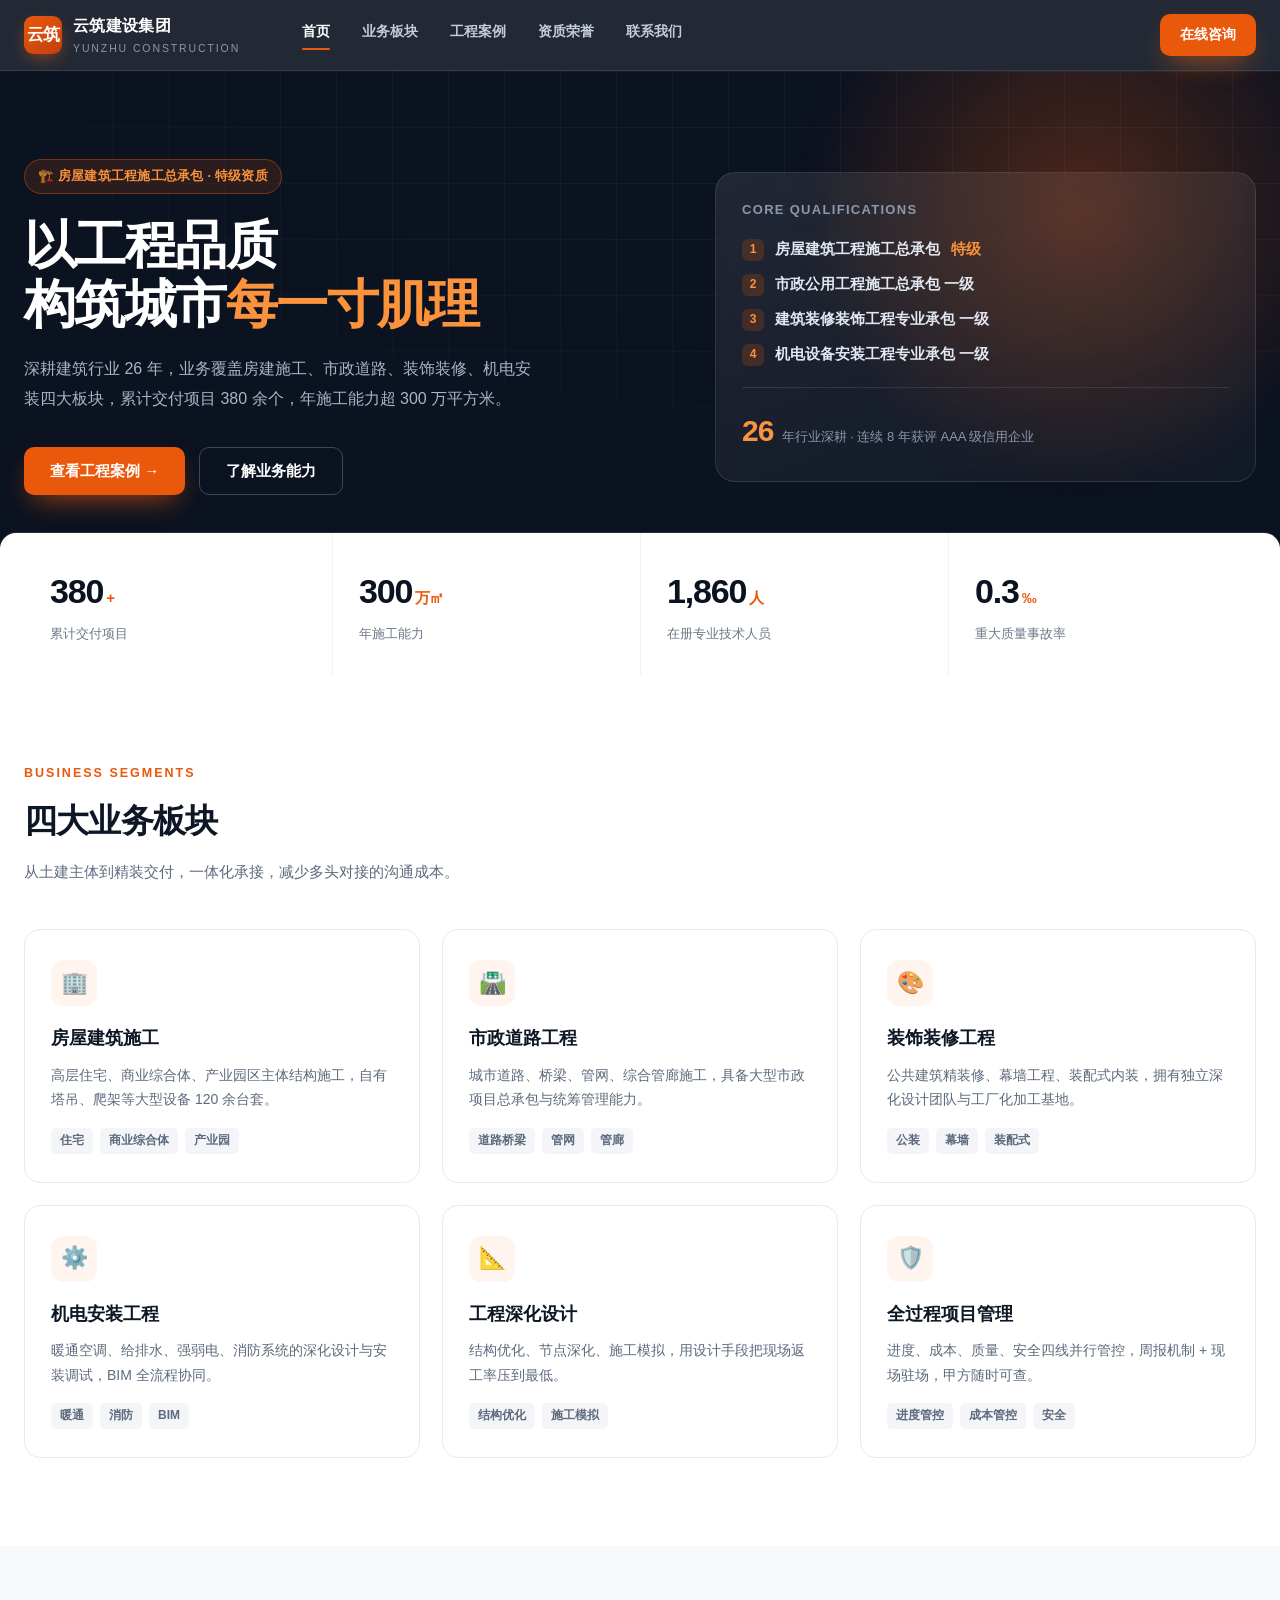
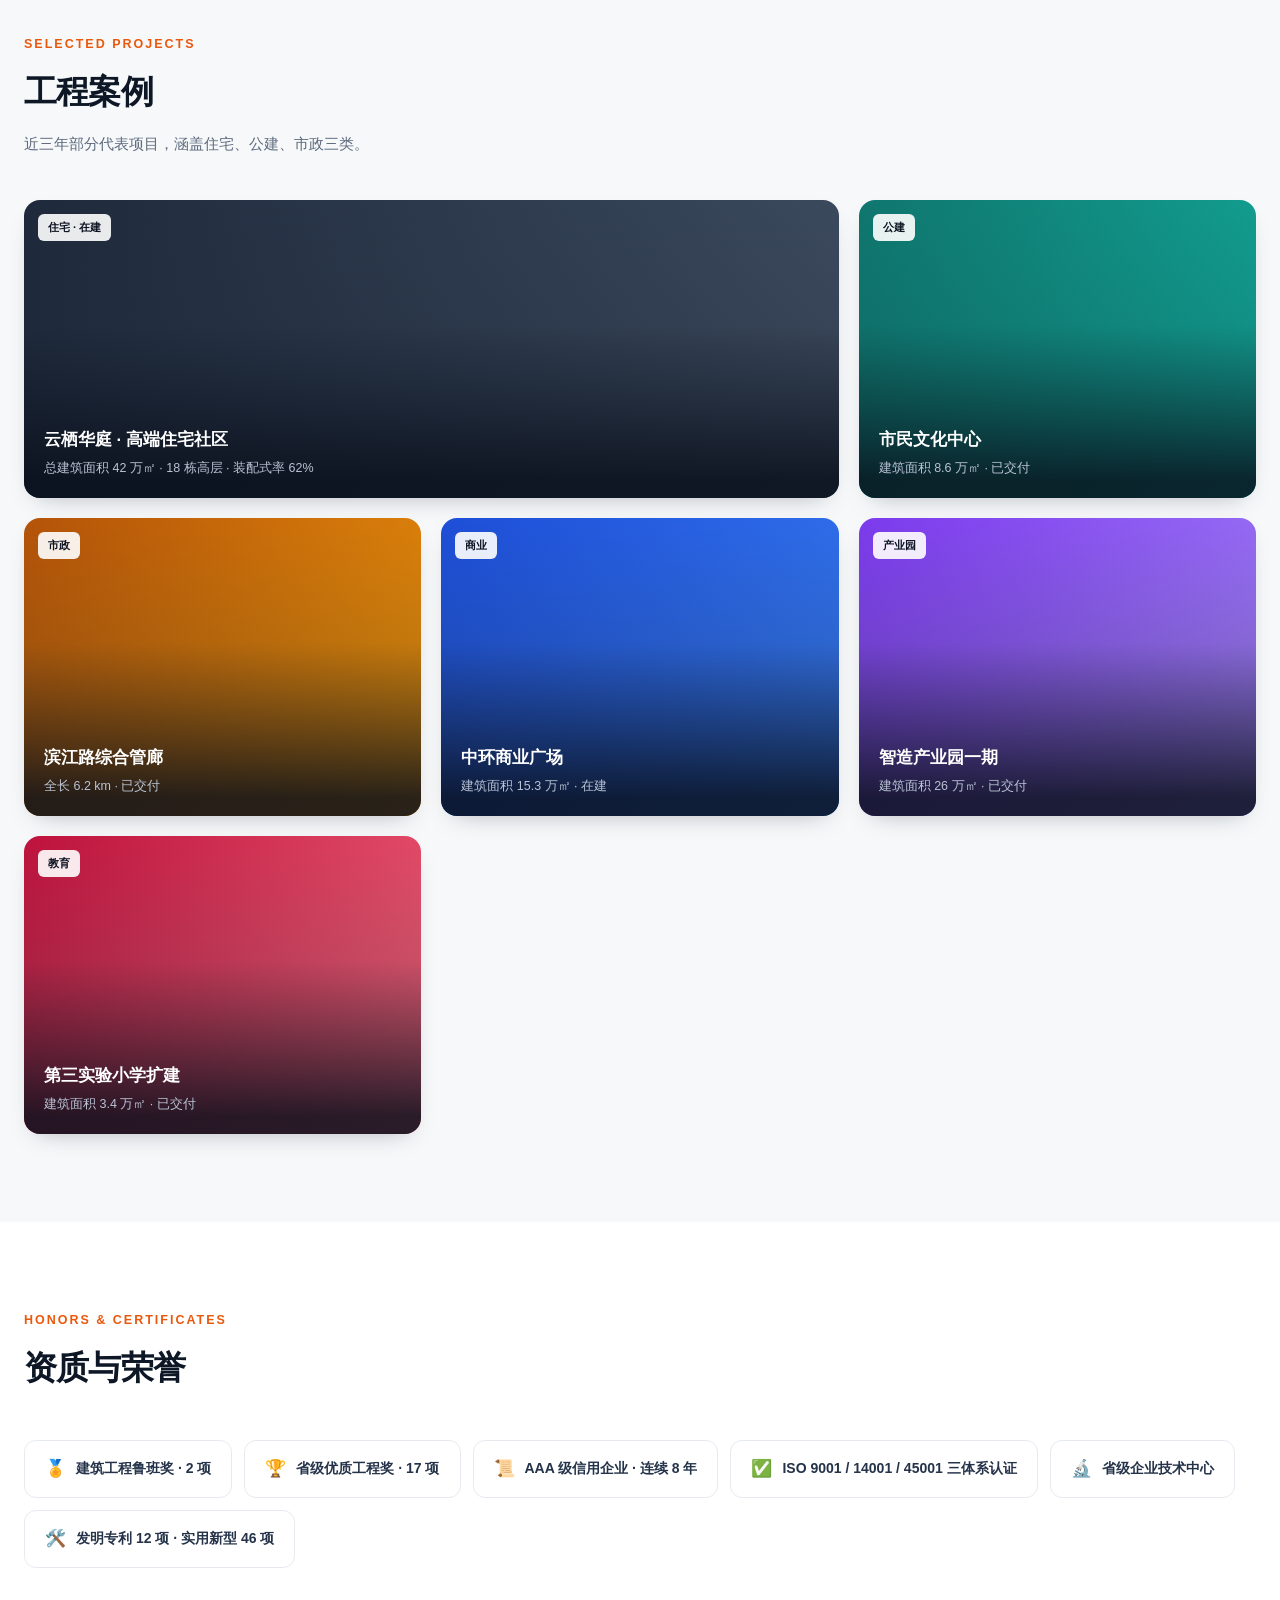
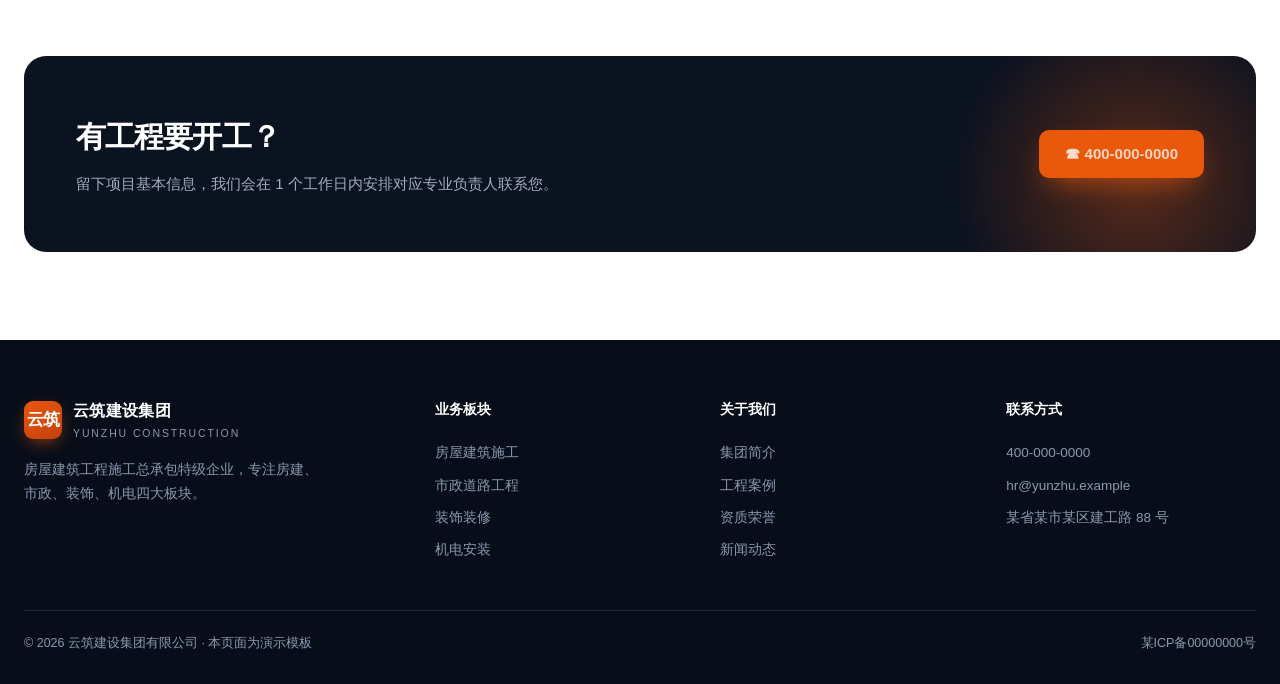
<file: sites/construction-corp/index.html>
<!DOCTYPE html>
<html lang="zh-CN">
<head>
<meta charset="UTF-8">
<meta name="viewport" content="width=device-width, initial-scale=1">
<title>云筑建设集团 · 施工总承包 | 建筑工程全产业链服务</title>
<meta name="description" content="云筑建设集团——房建施工总承包特级资质，业务覆盖房建、市政、装饰、机电安装，年施工能力超 300 万平方米。">
<link rel="stylesheet" href="../../assets/css/base.css">
<style>
/* ============ 云筑建设 · 工业硬朗风（深色 + 安全橙） ============ */
:root{
  --ink:#0b1220; --ink-2:#141d2e; --ink-3:#1d2942;
  --orange:#ea580c; --orange-2:#fb923c;
  --line:rgba(255,255,255,.10);
  --steel:#8b98ad;
}
body{ background:#fff; color:#0e1726; }

/* --- 顶栏 --- */
.nav{ position:sticky; top:0; z-index:80; background:rgba(11,18,32,.9); backdrop-filter:blur(12px); border-bottom:1px solid var(--line); }
.nav__in{ height:70px; display:flex; align-items:center; gap:36px; }
.logo{ display:flex; align-items:center; gap:11px; color:#fff; }
.logo__mk{ width:38px;height:38px;border-radius:9px;background:linear-gradient(145deg,var(--orange),#c2410c); display:grid;place-items:center; font-weight:900; font-size:17px; color:#fff; letter-spacing:-.03em; box-shadow:0 6px 18px -6px rgba(234,88,12,.8); }
.logo__t{ font-size:16px; font-weight:800; letter-spacing:.02em; }
.logo__s{ font-size:10.5px; color:var(--steel); letter-spacing:.18em; text-transform:uppercase; }
.nav__links{ display:flex; gap:4px; margin-left:12px; }
.nav__links a{ padding:8px 14px; border-radius:8px; font-size:14px; font-weight:600; color:#c3ccdb; transition:.2s; }
.nav__links a:hover{ color:#fff; background:rgba(255,255,255,.07); }
.nav__links a.on{ color:#fff; }
.nav__links a.on::after{ content:''; display:block; height:2px; margin-top:5px; background:var(--orange); border-radius:2px; }

/* --- Hero --- */
.hero{ position:relative; background:var(--ink); color:#fff; overflow:hidden; padding:88px 0 0; }
.hero::before{ content:''; position:absolute; inset:0;
  background-image:linear-gradient(rgba(255,255,255,.045) 1px,transparent 1px),linear-gradient(90deg,rgba(255,255,255,.045) 1px,transparent 1px);
  background-size:56px 56px; mask-image:radial-gradient(120% 90% at 70% 10%,#000 20%,transparent 75%); }
.hero::after{ content:''; position:absolute; top:-180px; right:-120px; width:640px; height:640px; border-radius:50%;
  background:radial-gradient(circle,rgba(234,88,12,.30),transparent 62%); filter:blur(10px); }
.hero__in{ position:relative; z-index:2; display:grid; grid-template-columns:1.08fr .92fr; gap:56px; align-items:center; padding-bottom:78px; }
.tagline{ display:inline-flex; align-items:center; gap:8px; padding:6px 13px; border-radius:999px; background:rgba(234,88,12,.14); border:1px solid rgba(234,88,12,.4); color:var(--orange-2); font-size:12.5px; font-weight:700; letter-spacing:.02em; margin-bottom:22px; }
.hero h1{ font-size:clamp(30px,4.1vw,52px); line-height:1.14; letter-spacing:-.03em; font-weight:850; margin-bottom:20px; }
.hero h1 span{ color:var(--orange-2); }
.hero p{ color:#a9b5c8; font-size:16px; line-height:1.85; max-width:520px; }
.hero__btns{ display:flex; gap:14px; margin-top:34px; flex-wrap:wrap; }
.bt{ display:inline-flex; align-items:center; gap:9px; height:48px; padding:0 26px; border-radius:10px; font-size:15px; font-weight:700; transition:.24s; }
.bt--o{ background:var(--orange); color:#fff; box-shadow:0 12px 28px -10px rgba(234,88,12,.75); }
.bt--o:hover{ background:#f97316; transform:translateY(-2px); }
.bt--g{ border:1px solid rgba(255,255,255,.22); color:#fff; }
.bt--g:hover{ background:rgba(255,255,255,.08); border-color:rgba(255,255,255,.4); }

/* 右侧：资质卡 */
.cert{ background:linear-gradient(160deg,rgba(255,255,255,.09),rgba(255,255,255,.03)); border:1px solid var(--line); border-radius:20px; padding:26px; backdrop-filter:blur(6px); }
.cert__h{ font-size:13px; font-weight:700; color:var(--steel); letter-spacing:.1em; margin-bottom:18px; }
.cert__list{ display:flex; flex-direction:column; gap:11px; }
.cert__i{ display:flex; align-items:center; gap:11px; font-size:14.5px; font-weight:600; color:#e2e8f2; }
.cert__i b{ width:22px;height:22px;border-radius:6px; background:rgba(234,88,12,.2); color:var(--orange-2); display:grid;place-items:center; font-size:12px; font-weight:800; flex:none; }
.cert__ft{ margin-top:20px; padding-top:18px; border-top:1px solid var(--line); display:flex; align-items:baseline; gap:8px; }
.cert__ft b{ font-size:30px; font-weight:850; color:var(--orange-2); letter-spacing:-.03em; }
.cert__ft span{ font-size:13px; color:var(--steel); }

/* --- 数据条 --- */
.stats{ position:relative; z-index:3; background:#fff; border-radius:16px 16px 0 0; margin-top:-40px; box-shadow:0 -1px 0 rgba(255,255,255,.1); }
.stats__in{ display:grid; grid-template-columns:repeat(4,1fr); }
.st{ padding:30px 26px; border-left:1px solid #eef1f5; }
.st:first-child{ border-left:0; }
.st__n{ font-size:34px; font-weight:850; letter-spacing:-.035em; color:var(--ink); font-variant-numeric:tabular-nums; }
.st__n small{ font-size:15px; font-weight:700; color:var(--orange); margin-left:3px; }
.st__k{ font-size:13px; color:#6b7789; margin-top:4px; font-weight:500; }

/* --- 通用区块 --- */
.sec{ padding:88px 0; }
.sec--gray{ background:#f6f8fa; }
.sec__head{ margin-bottom:44px; }
.sec__eyebrow{ font-size:12.5px; font-weight:800; color:var(--orange); letter-spacing:.16em; text-transform:uppercase; }
.sec__t{ font-size:clamp(24px,2.6vw,34px); font-weight:820; letter-spacing:-.025em; margin-top:10px; }
.sec__d{ color:#5d6a7d; margin-top:12px; max-width:600px; font-size:15px; }

/* 业务卡 */
.biz{ display:grid; grid-template-columns:repeat(3,1fr); gap:22px; }
.bz{ border:1px solid #e6eaef; border-radius:16px; padding:30px 26px 28px; transition:.26s; position:relative; overflow:hidden; }
.bz::before{ content:''; position:absolute; top:0; left:0; width:100%; height:3px; background:var(--orange); transform:scaleX(0); transform-origin:left; transition:.32s; }
.bz:hover{ border-color:#d8dfe8; box-shadow:0 22px 44px -22px rgba(11,18,32,.28); transform:translateY(-4px); }
.bz:hover::before{ transform:scaleX(1); }
.bz__ic{ width:46px;height:46px;border-radius:12px;background:#fff5ee; display:grid;place-items:center; font-size:22px; margin-bottom:18px; }
.bz h3{ font-size:18px; font-weight:750; margin-bottom:9px; }
.bz p{ font-size:14px; color:#5d6a7d; line-height:1.75; }
.bz__ls{ margin-top:16px; display:flex; flex-wrap:wrap; gap:7px; }
.bz__ls span{ font-size:12px; padding:3px 9px; border-radius:5px; background:#f3f5f8; color:#5d6a7d; font-weight:600; }

/* 案例墙 */
.cases{ display:grid; grid-template-columns:repeat(3,1fr); gap:20px; }
.cs{ border-radius:16px; overflow:hidden; position:relative; aspect-ratio:4/3; box-shadow:0 10px 26px -14px rgba(11,18,32,.35); cursor:pointer; }
.cs__bg{ position:absolute; inset:0; transition:.5s; }
.cs:hover .cs__bg{ transform:scale(1.06); }
.cs__bg::after{ content:''; position:absolute; inset:0; background:linear-gradient(to top,rgba(8,14,26,.86) 6%,rgba(8,14,26,.15) 58%,transparent); }
.cs__tag{ position:absolute; top:14px; left:14px; z-index:2; font-size:11px; font-weight:700; padding:4px 10px; border-radius:6px; background:rgba(255,255,255,.9); color:var(--ink); }
.cs__in{ position:absolute; left:0; right:0; bottom:0; z-index:2; padding:20px; color:#fff; }
.cs__in h4{ font-size:16.5px; font-weight:750; margin-bottom:5px; }
.cs__in p{ font-size:12.5px; color:#b9c3d4; }
.cs--wide{ grid-column:span 2; aspect-ratio:auto; }

/* 资质条 */
.honors{ display:flex; flex-wrap:wrap; gap:12px; }
.hn{ display:flex; align-items:center; gap:10px; padding:14px 20px; border-radius:12px; background:#fff; border:1px solid #e6eaef; font-size:14px; font-weight:650; color:#25334a; }
.hn i{ font-style:normal; font-size:17px; }

/* CTA */
.cta{ background:var(--ink); color:#fff; border-radius:22px; padding:56px 52px; display:flex; align-items:center; gap:40px; flex-wrap:wrap; position:relative; overflow:hidden; }
.cta::after{ content:''; position:absolute; right:-90px; bottom:-140px; width:420px;height:420px;border-radius:50%; background:radial-gradient(circle,rgba(234,88,12,.34),transparent 62%); }
.cta h2{ font-size:30px; font-weight:830; letter-spacing:-.03em; position:relative; }
.cta p{ color:#9fadc2; margin-top:10px; position:relative; }
.cta .bt{ position:relative; margin-left:auto; }

/* 页脚 */
.ft{ background:#080e19; color:#8b98ad; padding:58px 0 30px; }
.ft__g{ display:grid; grid-template-columns:1.5fr 1fr 1fr 1fr; gap:36px; }
.ft h5{ color:#fff; font-size:14px; font-weight:700; margin-bottom:16px; }
.ft a{ display:block; font-size:13.5px; color:#8b98ad; padding:5px 0; transition:.2s; }
.ft a:hover{ color:var(--orange-2); }
.ft__bot{ margin-top:44px; padding-top:22px; border-top:1px solid var(--line); display:flex; justify-content:space-between; font-size:12.5px; flex-wrap:wrap; gap:10px; }

@media(max-width:980px){
  .hero__in{ grid-template-columns:1fr; gap:34px; }
  .stats__in{ grid-template-columns:1fr 1fr; }
  .st:nth-child(3){ border-left:0; }
  .biz,.cases{ grid-template-columns:1fr; }
  .cs--wide{ grid-column:span 1; aspect-ratio:4/3; }
  .ft__g{ grid-template-columns:1fr 1fr; }
  .nav__links{ display:none; }
  .cta{ padding:38px 28px; }
  .cta .bt{ margin-left:0; }
}
</style>
</head>
<body>

<!-- 顶栏 -->
<header class="nav">
  <div class="wrap nav__in">
    <div class="logo">
      <div class="logo__mk">云筑</div>
      <div>
        <div class="logo__t">云筑建设集团</div>
        <div class="logo__s">Yunzhu Construction</div>
      </div>
    </div>
    <nav class="nav__links">
      <a href="#" class="on">首页</a>
      <a href="#biz">业务板块</a>
      <a href="#cases">工程案例</a>
      <a href="#honor">资质荣誉</a>
      <a href="#contact">联系我们</a>
    </nav>
    <div class="spacer"></div>
    <a class="bt bt--o" href="#contact" style="height:42px;padding:0 20px;font-size:14px">在线咨询</a>
  </div>
</header>

<!-- Hero -->
<section class="hero">
  <div class="wrap hero__in">
    <div>
      <span class="tagline">🏗️ 房屋建筑工程施工总承包 · 特级资质</span>
      <h1>以工程品质<br>构筑城市<span>每一寸肌理</span></h1>
      <p>深耕建筑行业 26 年，业务覆盖房建施工、市政道路、装饰装修、机电安装四大板块，累计交付项目 380 余个，年施工能力超 300 万平方米。</p>
      <div class="hero__btns">
        <a class="bt bt--o" href="#cases">查看工程案例 →</a>
        <a class="bt bt--g" href="#biz">了解业务能力</a>
      </div>
    </div>
    <aside class="cert">
      <div class="cert__h">CORE QUALIFICATIONS</div>
      <div class="cert__list">
        <div class="cert__i"><b>1</b>房屋建筑工程施工总承包 <strong style="color:var(--orange-2)">特级</strong></div>
        <div class="cert__i"><b>2</b>市政公用工程施工总承包 一级</div>
        <div class="cert__i"><b>3</b>建筑装修装饰工程专业承包 一级</div>
        <div class="cert__i"><b>4</b>机电设备安装工程专业承包 一级</div>
      </div>
      <div class="cert__ft"><b>26</b><span>年行业深耕 · 连续 8 年获评 AAA 级信用企业</span></div>
    </aside>
  </div>
  <div class="stats">
    <div class="wrap stats__in">
      <div class="st"><div class="st__n">380<small>+</small></div><div class="st__k">累计交付项目</div></div>
      <div class="st"><div class="st__n">300<small>万㎡</small></div><div class="st__k">年施工能力</div></div>
      <div class="st"><div class="st__n">1,860<small>人</small></div><div class="st__k">在册专业技术人员</div></div>
      <div class="st"><div class="st__n">0.3<small>‰</small></div><div class="st__k">重大质量事故率</div></div>
    </div>
  </div>
</section>

<!-- 业务板块 -->
<section class="sec" id="biz">
  <div class="wrap">
    <div class="sec__head">
      <div class="sec__eyebrow">Business Segments</div>
      <h2 class="sec__t">四大业务板块</h2>
      <p class="sec__d">从土建主体到精装交付，一体化承接，减少多头对接的沟通成本。</p>
    </div>
    <div class="biz">
      <div class="bz">
        <div class="bz__ic">🏢</div>
        <h3>房屋建筑施工</h3>
        <p>高层住宅、商业综合体、产业园区主体结构施工，自有塔吊、爬架等大型设备 120 余台套。</p>
        <div class="bz__ls"><span>住宅</span><span>商业综合体</span><span>产业园</span></div>
      </div>
      <div class="bz">
        <div class="bz__ic">🛣️</div>
        <h3>市政道路工程</h3>
        <p>城市道路、桥梁、管网、综合管廊施工，具备大型市政项目总承包与统筹管理能力。</p>
        <div class="bz__ls"><span>道路桥梁</span><span>管网</span><span>管廊</span></div>
      </div>
      <div class="bz">
        <div class="bz__ic">🎨</div>
        <h3>装饰装修工程</h3>
        <p>公共建筑精装修、幕墙工程、装配式内装，拥有独立深化设计团队与工厂化加工基地。</p>
        <div class="bz__ls"><span>公装</span><span>幕墙</span><span>装配式</span></div>
      </div>
      <div class="bz">
        <div class="bz__ic">⚙️</div>
        <h3>机电安装工程</h3>
        <p>暖通空调、给排水、强弱电、消防系统的深化设计与安装调试，BIM 全流程协同。</p>
        <div class="bz__ls"><span>暖通</span><span>消防</span><span>BIM</span></div>
      </div>
      <div class="bz">
        <div class="bz__ic">📐</div>
        <h3>工程深化设计</h3>
        <p>结构优化、节点深化、施工模拟，用设计手段把现场返工率压到最低。</p>
        <div class="bz__ls"><span>结构优化</span><span>施工模拟</span></div>
      </div>
      <div class="bz">
        <div class="bz__ic">🛡️</div>
        <h3>全过程项目管理</h3>
        <p>进度、成本、质量、安全四线并行管控，周报机制 + 现场驻场，甲方随时可查。</p>
        <div class="bz__ls"><span>进度管控</span><span>成本管控</span><span>安全</span></div>
      </div>
    </div>
  </div>
</section>

<!-- 工程案例 -->
<section class="sec sec--gray" id="cases">
  <div class="wrap">
    <div class="sec__head">
      <div class="sec__eyebrow">Selected Projects</div>
      <h2 class="sec__t">工程案例</h2>
      <p class="sec__d">近三年部分代表项目，涵盖住宅、公建、市政三类。</p>
    </div>
    <div class="cases">
      <div class="cs cs--wide">
        <div class="cs__bg" style="background:linear-gradient(135deg,#1e293b,#334155 55%,#475569)"></div>
        <span class="cs__tag">住宅 · 在建</span>
        <div class="cs__in">
          <h4>云栖华庭 · 高端住宅社区</h4>
          <p>总建筑面积 42 万㎡ · 18 栋高层 · 装配式率 62%</p>
        </div>
      </div>
      <div class="cs">
        <div class="cs__bg" style="background:linear-gradient(135deg,#0f766e,#14b8a6)"></div>
        <span class="cs__tag">公建</span>
        <div class="cs__in"><h4>市民文化中心</h4><p>建筑面积 8.6 万㎡ · 已交付</p></div>
      </div>
      <div class="cs">
        <div class="cs__bg" style="background:linear-gradient(135deg,#b45309,#f59e0b)"></div>
        <span class="cs__tag">市政</span>
        <div class="cs__in"><h4>滨江路综合管廊</h4><p>全长 6.2 km · 已交付</p></div>
      </div>
      <div class="cs">
        <div class="cs__bg" style="background:linear-gradient(135deg,#1d4ed8,#3b82f6)"></div>
        <span class="cs__tag">商业</span>
        <div class="cs__in"><h4>中环商业广场</h4><p>建筑面积 15.3 万㎡ · 在建</p></div>
      </div>
      <div class="cs">
        <div class="cs__bg" style="background:linear-gradient(135deg,#7c3aed,#a78bfa)"></div>
        <span class="cs__tag">产业园</span>
        <div class="cs__in"><h4>智造产业园一期</h4><p>建筑面积 26 万㎡ · 已交付</p></div>
      </div>
      <div class="cs">
        <div class="cs__bg" style="background:linear-gradient(135deg,#be123c,#fb7185)"></div>
        <span class="cs__tag">教育</span>
        <div class="cs__in"><h4>第三实验小学扩建</h4><p>建筑面积 3.4 万㎡ · 已交付</p></div>
      </div>
    </div>
  </div>
</section>

<!-- 资质荣誉 -->
<section class="sec" id="honor">
  <div class="wrap">
    <div class="sec__head">
      <div class="sec__eyebrow">Honors &amp; Certificates</div>
      <h2 class="sec__t">资质与荣誉</h2>
    </div>
    <div class="honors">
      <div class="hn"><i>🏅</i>建筑工程鲁班奖 · 2 项</div>
      <div class="hn"><i>🏆</i>省级优质工程奖 · 17 项</div>
      <div class="hn"><i>📜</i>AAA 级信用企业 · 连续 8 年</div>
      <div class="hn"><i>✅</i>ISO 9001 / 14001 / 45001 三体系认证</div>
      <div class="hn"><i>🔬</i>省级企业技术中心</div>
      <div class="hn"><i>🛠️</i>发明专利 12 项 · 实用新型 46 项</div>
    </div>
  </div>
</section>

<!-- CTA -->
<section class="sec" id="contact" style="padding-top:0">
  <div class="wrap">
    <div class="cta">
      <div>
        <h2>有工程要开工？</h2>
        <p>留下项目基本信息，我们会在 1 个工作日内安排对应专业负责人联系您。</p>
      </div>
      <a class="bt bt--o" href="tel:400-000-0000">☎ 400-000-0000</a>
    </div>
  </div>
</section>

<!-- 页脚 -->
<footer class="ft">
  <div class="wrap">
    <div class="ft__g">
      <div>
        <div class="logo" style="margin-bottom:16px">
          <div class="logo__mk">云筑</div>
          <div><div class="logo__t">云筑建设集团</div><div class="logo__s">Yunzhu Construction</div></div>
        </div>
        <p style="font-size:13.5px;line-height:1.8;max-width:300px">房屋建筑工程施工总承包特级企业，专注房建、市政、装饰、机电四大板块。</p>
      </div>
      <div><h5>业务板块</h5><a href="#biz">房屋建筑施工</a><a href="#biz">市政道路工程</a><a href="#biz">装饰装修</a><a href="#biz">机电安装</a></div>
      <div><h5>关于我们</h5><a href="#">集团简介</a><a href="#cases">工程案例</a><a href="#honor">资质荣誉</a><a href="#">新闻动态</a></div>
      <div><h5>联系方式</h5><a href="tel:400-000-0000">400-000-0000</a><a href="mailto:hr@yunzhu.example">hr@yunzhu.example</a><a href="#">某省某市某区建工路 88 号</a></div>
    </div>
    <div class="ft__bot">
      <span>© 2026 云筑建设集团有限公司 · 本页面为演示模板</span>
      <span>某ICP备00000000号</span>
    </div>
  </div>
</footer>

</body>
</html>
</file>
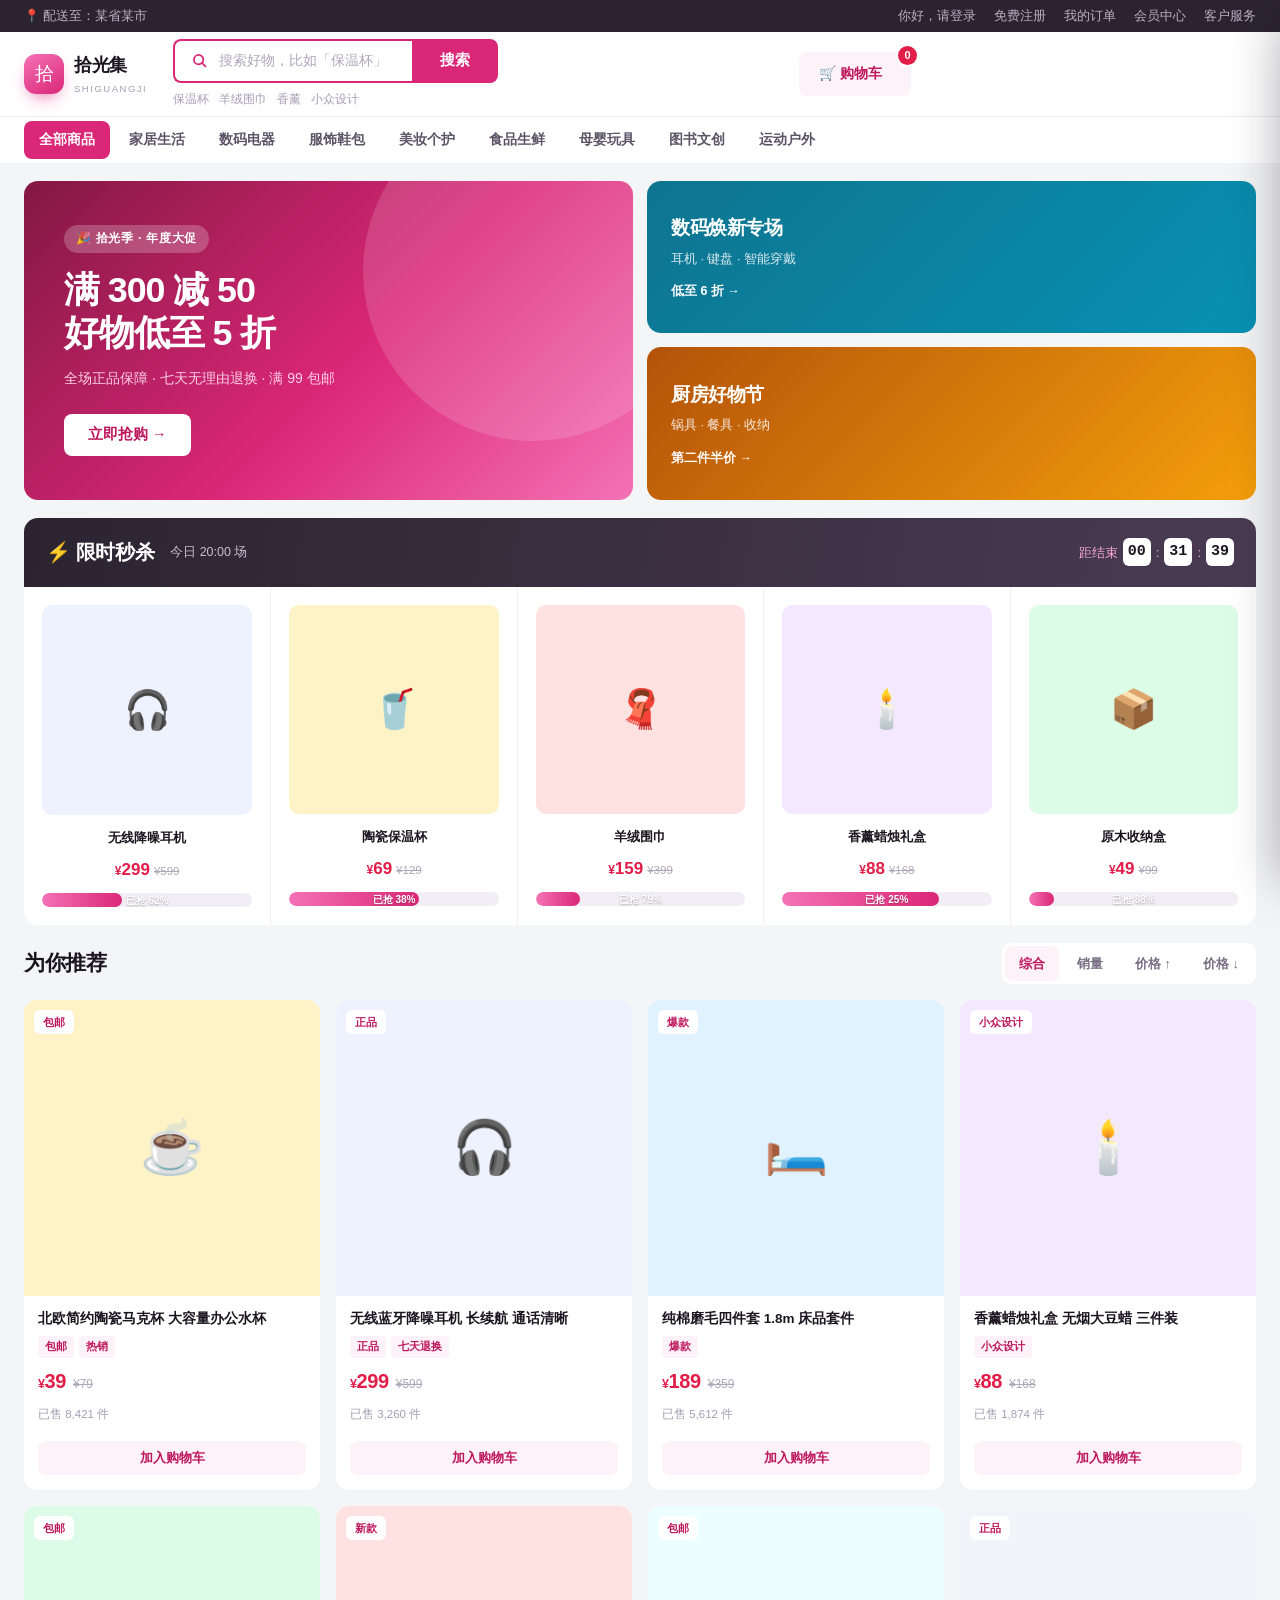
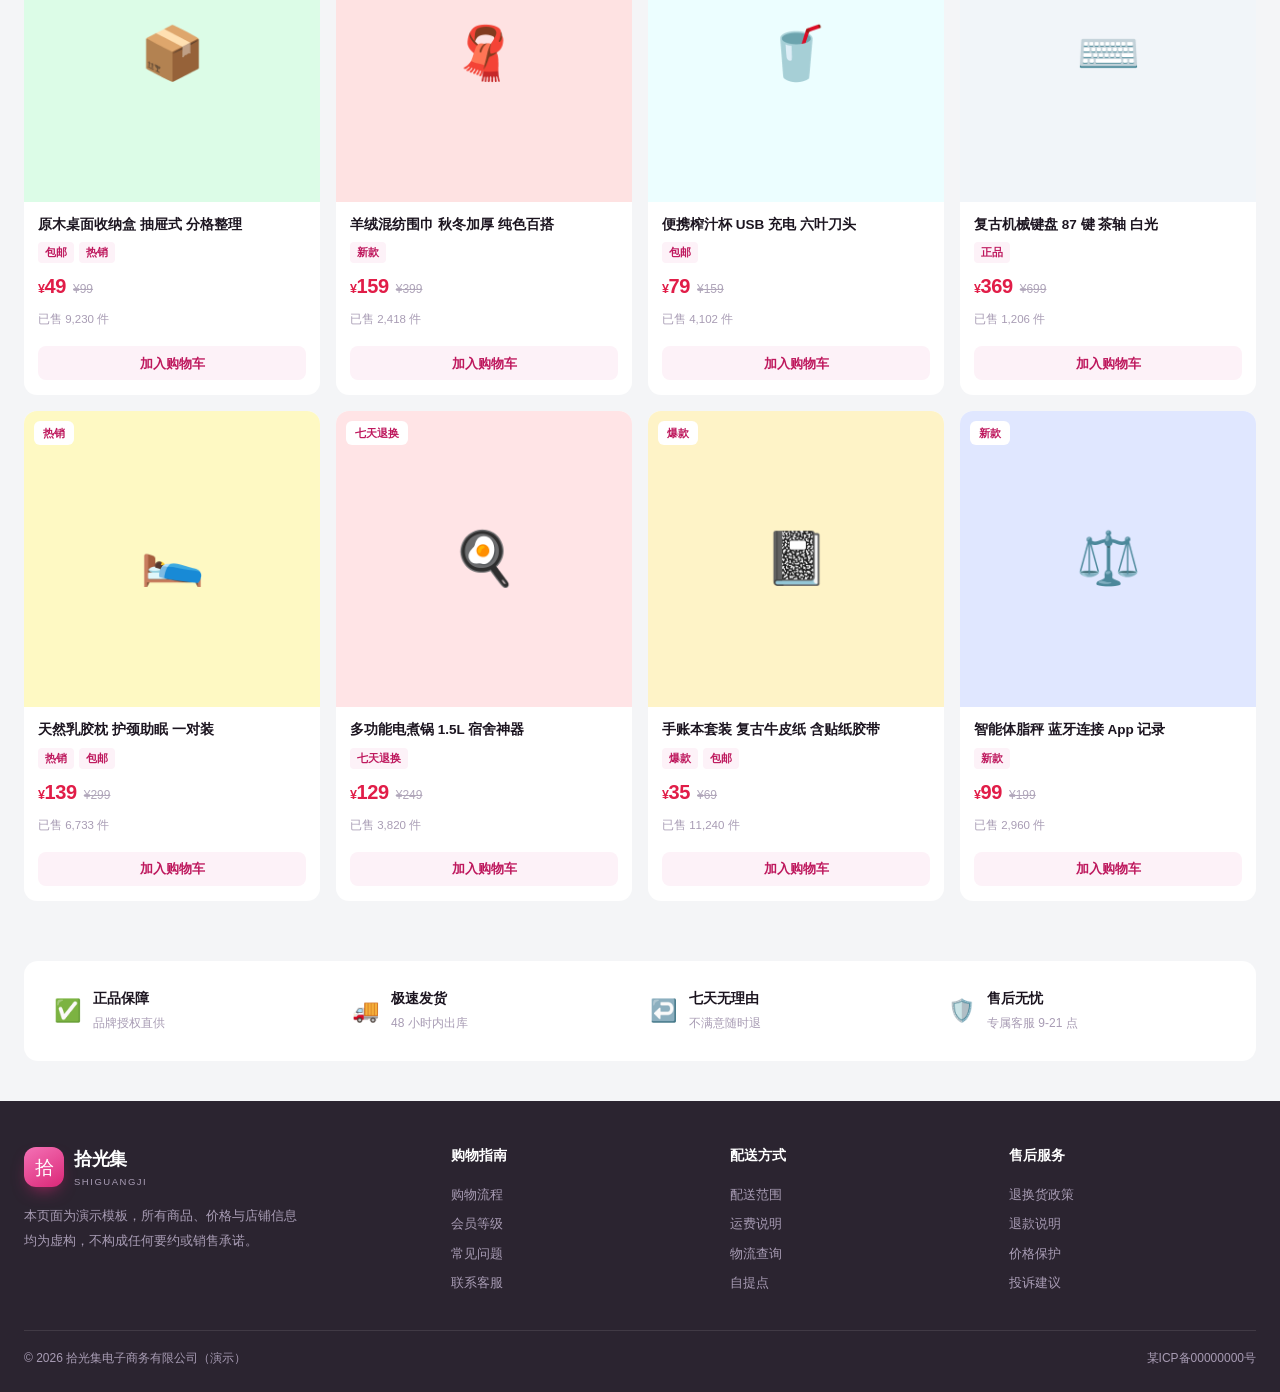
<file: sites/ecommerce-mall/index.html>
<!DOCTYPE html>
<html lang="zh-CN">
<head>
<meta charset="UTF-8">
<meta name="viewport" content="width=device-width, initial-scale=1">
<title>拾光集 · 好物综合商城</title>
<meta name="description" content="拾光集综合商城：主会场、限时秒杀、精选好物，正品保障、七天无理由退换。">
<link rel="stylesheet" href="../../assets/css/base.css">
<style>
/* ============ 拾光集 · 电商高密度风（白 + 玫红） ============ */
:root{ --pk:#db2777; --pk-d:#be185d; --pk-l:#fdf2f8; --orange:#f97316; --ink:#1c1520; }
body{ background:#f4f5f7; color:var(--ink); }

/* 顶部工具条 */
.util{ background:#2b2430; color:#b9aec4; font-size:12.5px; }
.util__in{ height:32px; display:flex; align-items:center; gap:18px; }
.util a{ color:#b9aec4; transition:.2s; } .util a:hover{ color:#fff; }
.util .spacer{ flex:1 }

/* 头部 */
.hd{ background:#fff; }
.hd__in{ height:84px; display:flex; align-items:center; gap:26px; }
.lg{ display:flex; align-items:center; gap:10px; flex:none; }
.lg__m{ width:40px;height:40px;border-radius:12px; background:linear-gradient(150deg,#f472b6,#db2777); display:grid;place-items:center; color:#fff; font-size:19px; box-shadow:0 8px 18px -8px rgba(219,39,119,.85); }
.lg__t{ font-size:18px; font-weight:830; letter-spacing:-.02em; }
.lg__s{ font-size:9.5px; color:#a89cb4; letter-spacing:.16em; }

.search{ flex:1; display:flex; max-width:600px; }
.search__in{ flex:1; display:flex; align-items:center; gap:9px; height:44px; padding:0 16px; background:#fff; border:2px solid var(--pk); border-right:0; border-radius:8px 0 0 8px; }
.search__in input{ flex:1; border:0; background:none; outline:none; font-size:14px; }
.search__in input::placeholder{ color:#b0a6ba; }
.search__tags{ display:flex; gap:10px; font-size:12px; color:#a89cb4; margin-top:7px; }
.search__tags a:hover{ color:var(--pk); }
.search button{ height:44px; padding:0 28px; background:var(--pk); color:#fff; border-radius:0 8px 8px 0; font-size:15px; font-weight:750; transition:.2s; }
.search button:hover{ background:var(--pk-d); }

.hd__act{ display:flex; align-items:center; gap:8px; flex:none; }
.cart{ position:relative; display:flex; align-items:center; gap:9px; height:44px; padding:0 20px; border-radius:8px; background:var(--pk-l); color:var(--pk-d); font-size:14px; font-weight:700; transition:.2s; }
.cart:hover{ background:#fce7f3; }
.cart__n{ position:absolute; top:-6px; right:-6px; min-width:19px; height:19px; padding:0 5px; border-radius:999px; background:#e11d48; color:#fff; font-size:11px; font-weight:800; display:grid; place-items:center; box-shadow:0 0 0 2px #fff; }

/* 分类导航 */
.cats{ background:#fff; border-top:1px solid #f0eef2; }
.cats__in{ height:46px; display:flex; align-items:center; gap:4px; }
.cats a{ padding:7px 15px; border-radius:8px; font-size:14px; font-weight:650; color:#5c5366; transition:.2s; }
.cats a:hover{ color:var(--pk); background:var(--pk-l); }
.cats a.on{ color:#fff; background:var(--pk); }

/* 主会场 */
.hero{ display:grid; grid-template-columns:1fr 1fr; gap:14px; padding:18px 0; }
.hero__main{ border-radius:14px; padding:44px 40px; color:#fff; position:relative; overflow:hidden; background:linear-gradient(135deg,#831843,#db2777 55%,#f472b6); display:flex; flex-direction:column; justify-content:center; min-height:250px; }
.hero__main::after{ content:''; position:absolute; right:-70px; top:-80px; width:340px;height:340px;border-radius:50%; background:rgba(255,255,255,.14); }
.hero__main .tag{ display:inline-block; align-self:flex-start; padding:4px 12px; border-radius:999px; background:rgba(255,255,255,.22); font-size:12px; font-weight:700; letter-spacing:.06em; margin-bottom:16px; position:relative; }
.hero__main h1{ font-size:clamp(24px,2.8vw,36px); font-weight:850; letter-spacing:-.03em; line-height:1.2; position:relative; }
.hero__main p{ color:#fbcfe8; margin-top:12px; font-size:14px; position:relative; }
.hero__main .btn{ align-self:flex-start; margin-top:24px; height:42px; padding:0 24px; border-radius:8px; background:#fff; color:var(--pk-d); font-size:14.5px; font-weight:750; display:inline-flex; align-items:center; position:relative; }
.hero__side{ display:grid; grid-template-rows:1fr 1fr; gap:14px; }
.hero__sm{ border-radius:14px; padding:22px 24px; color:#fff; position:relative; overflow:hidden; display:flex; flex-direction:column; justify-content:center; }
.hero__sm h3{ font-size:19px; font-weight:800; letter-spacing:-.02em; position:relative; }
.hero__sm p{ font-size:12.5px; opacity:.85; margin-top:5px; position:relative; }
.hero__sm .go{ margin-top:12px; font-size:12.5px; font-weight:700; position:relative; }

/* 秒杀 */
.flash{ background:#fff; border-radius:14px; overflow:hidden; margin-bottom:18px; }
.flash__hd{ display:flex; align-items:center; gap:16px; padding:18px 22px; background:linear-gradient(100deg,#2b2430,#4a3b52); color:#fff; }
.flash__hd h2{ font-size:20px; font-weight:830; letter-spacing:-.02em; }
.flash__hd .sub{ font-size:12.5px; color:#c9bdd3; }
.cd{ display:flex; align-items:center; gap:5px; margin-left:auto; font-size:13px; color:#f9a8d4; }
.cd b{ display:grid; place-items:center; min-width:28px; height:28px; border-radius:6px; background:#fff; color:var(--ink); font-family:var(--f-mono); font-size:15px; font-weight:700; }
.flash__list{ display:grid; grid-template-columns:repeat(5,1fr); }
.fp{ padding:18px; text-align:center; border-left:1px solid #f2eff4; transition:.22s; cursor:pointer; }
.fp:first-child{ border-left:0; }
.fp:hover{ background:#fdf6fa; }
.fp__img{ aspect-ratio:1; border-radius:10px; display:grid; place-items:center; font-size:38px; margin-bottom:12px; }
.fp__n{ font-size:13px; font-weight:650; overflow:hidden; text-overflow:ellipsis; white-space:nowrap; }
.fp__p{ margin-top:7px; font-size:17px; font-weight:850; color:#e11d48; font-variant-numeric:tabular-nums; }
.fp__p i{ font-size:12px; font-style:normal; }
.fp__p s{ font-size:11.5px; color:#b0a6ba; font-weight:400; margin-left:4px; }
.fp__bar{ margin-top:9px; height:14px; border-radius:7px; background:#f3eef6; position:relative; overflow:hidden; }
.fp__bar i{ position:absolute; inset:0 auto 0 0; background:linear-gradient(90deg,#f472b6,#db2777); border-radius:7px; }
.fp__bar span{ position:absolute; inset:0; display:grid; place-items:center; font-size:10px; font-weight:700; color:#fff; text-shadow:0 1px 2px rgba(0,0,0,.3); }

/* 商品区 */
.toolbar{ display:flex; align-items:center; gap:10px; margin-bottom:16px; flex-wrap:wrap; }
.toolbar h2{ font-size:21px; font-weight:830; letter-spacing:-.02em; }
.toolbar .spacer{ flex:1 }
.sorts{ display:flex; gap:4px; background:#fff; padding:3px; border-radius:9px; }
.sorts button{ padding:7px 14px; border-radius:7px; font-size:13px; font-weight:650; color:#7a6f85; transition:.2s; }
.sorts button.on{ background:var(--pk-l); color:var(--pk-d); }

.goods{ display:grid; grid-template-columns:repeat(4,1fr); gap:16px; padding-bottom:60px; }
.gd{ background:#fff; border-radius:13px; overflow:hidden; transition:.26s; cursor:pointer; display:flex; flex-direction:column; }
.gd:hover{ transform:translateY(-4px); box-shadow:0 22px 44px -22px rgba(28,21,32,.3); }
.gd__img{ aspect-ratio:1; display:grid; place-items:center; font-size:52px; position:relative; }
.gd__badge{ position:absolute; top:10px; left:10px; padding:3px 9px; border-radius:6px; background:#fff; font-size:11px; font-weight:750; color:var(--pk-d); }
.gd__in{ padding:13px 14px 15px; display:flex; flex-direction:column; gap:7px; flex:1; }
.gd__n{ font-size:13.5px; font-weight:650; line-height:1.5; display:-webkit-box; -webkit-line-clamp:2; -webkit-box-orient:vertical; overflow:hidden; }
.gd__tags{ display:flex; gap:5px; flex-wrap:wrap; }
.gd__tags span{ font-size:10.5px; font-weight:650; padding:2px 7px; border-radius:4px; background:var(--pk-l); color:var(--pk-d); }
.gd__p{ margin-top:auto; display:flex; align-items:baseline; gap:7px; }
.gd__p b{ font-size:20px; font-weight:850; color:#e11d48; letter-spacing:-.02em; font-variant-numeric:tabular-nums; }
.gd__p b i{ font-size:12.5px; font-style:normal; }
.gd__p s{ font-size:12px; color:#b0a6ba; }
.gd__sold{ font-size:11.5px; color:#a89cb4; }
.gd__add{ margin-top:10px; height:34px; border-radius:8px; background:var(--pk-l); color:var(--pk-d); font-size:13px; font-weight:750; transition:.2s; }
.gd__add:hover{ background:var(--pk); color:#fff; }

/* 购物车抽屉 */
.mask{ position:fixed; inset:0; z-index:120; background:rgba(28,21,32,.42); opacity:0; pointer-events:none; transition:.26s; }
.mask.on{ opacity:1; pointer-events:auto; }
.drawer{ position:fixed; top:0; right:0; bottom:0; z-index:130; width:min(400px,92vw); background:#fff; box-shadow:-16px 0 50px -20px rgba(28,21,32,.4); transform:translateX(100%); transition:transform .3s cubic-bezier(.22,.61,.36,1); display:flex; flex-direction:column; }
.drawer.on{ transform:none; }
.drawer__hd{ padding:20px 22px; border-bottom:1px solid #f2eff4; display:flex; align-items:center; gap:10px; }
.drawer__hd h3{ font-size:17px; font-weight:780; }
.drawer__x{ margin-left:auto; width:32px;height:32px;border-radius:8px; display:grid;place-items:center; color:#a89cb4; font-size:18px; }
.drawer__x:hover{ background:#f4f5f7; color:var(--ink); }
.drawer__bd{ flex:1; overflow-y:auto; padding:14px 22px; }
.ci{ display:flex; gap:12px; padding:13px 0; border-bottom:1px solid #f6f4f8; }
.ci__img{ width:56px;height:56px;border-radius:9px; display:grid;place-items:center; font-size:26px; flex:none; }
.ci__b{ flex:1; min-width:0; }
.ci__n{ font-size:13px; font-weight:650; line-height:1.45; }
.ci__p{ font-size:14px; font-weight:800; color:#e11d48; margin-top:5px; }
.ci__q{ display:flex; align-items:center; gap:9px; margin-top:7px; }
.ci__q button{ width:22px;height:22px;border-radius:6px; background:#f4f5f7; color:#5c5366; font-weight:700; line-height:1; }
.ci__q button:hover{ background:#e9eaee; }
.ci__q span{ font-size:13px; font-weight:650; min-width:18px; text-align:center; }
.ci__del{ margin-left:auto; font-size:12px; color:#b0a6ba; }
.ci__del:hover{ color:#e11d48; }
.drawer__ft{ padding:18px 22px; border-top:1px solid #f2eff4; }
.drawer__sum{ display:flex; align-items:baseline; gap:8px; margin-bottom:14px; }
.drawer__sum span{ font-size:13.5px; color:#7a6f85; }
.drawer__sum b{ margin-left:auto; font-size:26px; font-weight:850; color:#e11d48; letter-spacing:-.03em; font-variant-numeric:tabular-nums; }
.drawer__sum b i{ font-size:14px; font-style:normal; }
.drawer__pay{ width:100%; height:48px; border-radius:10px; background:linear-gradient(100deg,#db2777,#e11d48); color:#fff; font-size:16px; font-weight:780; }
.drawer__pay:hover{ filter:brightness(1.06); }
.drawer__empty{ text-align:center; color:#a89cb4; padding:70px 0; font-size:13.5px; }

/* 保障 */
.guar{ background:#fff; border-radius:14px; padding:26px 30px; display:grid; grid-template-columns:repeat(4,1fr); gap:20px; margin-bottom:40px; }
.gu{ display:flex; align-items:center; gap:12px; }
.gu i{ font-style:normal; font-size:22px; }
.gu b{ display:block; font-size:14px; font-weight:750; }
.gu small{ font-size:12px; color:#a89cb4; }

/* 页脚 */
.ft{ background:#2b2430; color:#a89cb4; padding:44px 0 24px; font-size:13px; }
.ft__g{ display:grid; grid-template-columns:1.6fr repeat(3,1fr); gap:32px; }
.ft h5{ color:#fff; font-size:13.5px; margin-bottom:13px; }
.ft a{ display:block; padding:4px 0; color:#a89cb4; }
.ft a:hover{ color:#f9a8d4; }
.ft__bot{ margin-top:32px; padding-top:18px; border-top:1px solid rgba(255,255,255,.1); display:flex; justify-content:space-between; flex-wrap:wrap; gap:10px; font-size:12px; }

/* 轻提示 */
.toast{ position:fixed; left:50%; bottom:34px; z-index:200; transform:translate(-50%,14px); padding:11px 20px; border-radius:999px; background:#1c1520; color:#fff; font-size:13.5px; font-weight:600; box-shadow:0 18px 40px -14px rgba(28,21,32,.6); opacity:0; pointer-events:none; transition:.22s; }
.toast.on{ opacity:1; transform:translate(-50%,0); }

@media(max-width:1100px){
  .goods{ grid-template-columns:repeat(3,1fr); }
  .flash__list{ grid-template-columns:repeat(3,1fr); }
  .fp:nth-child(4){ border-left:0; }
  .ft__g{ grid-template-columns:1fr 1fr; }
}
@media(max-width:820px){
  .hero{ grid-template-columns:1fr; }
  .hero__side{ grid-template-rows:none; grid-template-columns:1fr 1fr; }
  .cats__in{ overflow-x:auto; }
  .guar{ grid-template-columns:1fr 1fr; }
}
@media(max-width:640px){
  .hd__in{ height:auto; flex-wrap:wrap; padding:12px 0; gap:12px; }
  .search{ order:3; width:100%; max-width:none; }
  .goods{ grid-template-columns:repeat(2,1fr); }
  .flash__list{ grid-template-columns:repeat(2,1fr); }
  .fp:nth-child(3){ border-left:0; }
  .hero__side{ grid-template-columns:1fr; }
  .ft__g{ grid-template-columns:1fr; }
}
</style>
</head>
<body>

<!-- 工具条 -->
<div class="util">
  <div class="wrap util__in">
    <span>📍 配送至：某省某市</span>
    <span class="spacer"></span>
    <a href="#">你好，请登录</a><a href="#">免费注册</a>
    <a href="#">我的订单</a><a href="#">会员中心</a><a href="#">客户服务</a>
  </div>
</div>

<!-- 头部 -->
<header class="hd">
  <div class="wrap hd__in">
    <a class="lg" href="#">
      <span class="lg__m">拾</span>
      <span><span class="lg__t">拾光集</span><span class="lg__s" style="display:block">SHIGUANGJI</span></span>
    </a>
    <div class="search">
      <div>
        <div class="search__in">
          <svg viewBox="0 0 20 20" fill="none" stroke="#db2777" stroke-width="2.1" stroke-linecap="round" style="width:17px;height:17px;flex:none"><circle cx="9" cy="9" r="5.5"/><path d="M13.5 13.5L17 17"/></svg>
          <input type="search" id="q" placeholder="搜索好物，比如「保温杯」" aria-label="搜索商品">
        </div>
        <div class="search__tags"><a href="#">保温杯</a><a href="#">羊绒围巾</a><a href="#">香薰</a><a href="#">小众设计</a></div>
      </div>
      <button id="doSearch">搜索</button>
    </div>
    <div class="hd__act">
      <button class="cart" id="openCart">
        🛒 购物车<span class="cart__n" id="cartN">0</span>
      </button>
    </div>
  </div>
</header>

<!-- 分类 -->
<nav class="cats">
  <div class="wrap cats__in">
    <a href="#" class="on">全部商品</a>
    <a href="#">家居生活</a><a href="#">数码电器</a><a href="#">服饰鞋包</a>
    <a href="#">美妆个护</a><a href="#">食品生鲜</a><a href="#">母婴玩具</a>
    <a href="#">图书文创</a><a href="#">运动户外</a>
  </div>
</nav>

<div class="wrap">
  <!-- 主会场 -->
  <section class="hero">
    <div class="hero__main">
      <span class="tag">🎉 拾光季 · 年度大促</span>
      <h1>满 300 减 50<br>好物低至 5 折</h1>
      <p>全场正品保障 · 七天无理由退换 · 满 99 包邮</p>
      <a class="btn" href="#goods">立即抢购 →</a>
    </div>
    <div class="hero__side">
      <div class="hero__sm" style="background:linear-gradient(135deg,#0e7490,#0891b2)">
        <h3>数码焕新专场</h3>
        <p>耳机 · 键盘 · 智能穿戴</p>
        <div class="go">低至 6 折 →</div>
      </div>
      <div class="hero__sm" style="background:linear-gradient(135deg,#b45309,#f59e0b)">
        <h3>厨房好物节</h3>
        <p>锅具 · 餐具 · 收纳</p>
        <div class="go">第二件半价 →</div>
      </div>
    </div>
  </section>

  <!-- 秒杀 -->
  <section class="flash">
    <div class="flash__hd">
      <h2>⚡ 限时秒杀</h2>
      <span class="sub">今日 20:00 场</span>
      <div class="cd">距结束 <b id="cdH">00</b>:<b id="cdM">00</b>:<b id="cdS">00</b></div>
    </div>
    <div class="flash__list" id="flashList"></div>
  </section>

  <!-- 商品 -->
  <div class="toolbar" id="goods">
    <h2>为你推荐</h2>
    <span class="spacer"></span>
    <div class="sorts">
      <button class="on" data-sort="default">综合</button>
      <button data-sort="sold">销量</button>
      <button data-sort="price-asc">价格 ↑</button>
      <button data-sort="price-desc">价格 ↓</button>
    </div>
  </div>
  <div class="goods" id="goodsList"></div>

  <!-- 保障 -->
  <div class="guar">
    <div class="gu"><i>✅</i><div><b>正品保障</b><small>品牌授权直供</small></div></div>
    <div class="gu"><i>🚚</i><div><b>极速发货</b><small>48 小时内出库</small></div></div>
    <div class="gu"><i>↩️</i><div><b>七天无理由</b><small>不满意随时退</small></div></div>
    <div class="gu"><i>🛡️</i><div><b>售后无忧</b><small>专属客服 9-21 点</small></div></div>
  </div>
</div>

<footer class="ft">
  <div class="wrap">
    <div class="ft__g">
      <div>
        <div class="lg" style="margin-bottom:14px">
          <span class="lg__m">拾</span>
          <span><span class="lg__t" style="color:#fff">拾光集</span><span class="lg__s" style="display:block">SHIGUANGJI</span></span>
        </div>
        <p style="max-width:280px;line-height:1.9">本页面为演示模板，所有商品、价格与店铺信息均为虚构，不构成任何要约或销售承诺。</p>
      </div>
      <div><h5>购物指南</h5><a href="#">购物流程</a><a href="#">会员等级</a><a href="#">常见问题</a><a href="#">联系客服</a></div>
      <div><h5>配送方式</h5><a href="#">配送范围</a><a href="#">运费说明</a><a href="#">物流查询</a><a href="#">自提点</a></div>
      <div><h5>售后服务</h5><a href="#">退换货政策</a><a href="#">退款说明</a><a href="#">价格保护</a><a href="#">投诉建议</a></div>
    </div>
    <div class="ft__bot">
      <span>© 2026 拾光集电子商务有限公司（演示）</span>
      <span>某ICP备00000000号</span>
    </div>
  </div>
</footer>

<!-- 购物车 -->
<div class="mask" id="mask"></div>
<aside class="drawer" id="drawer" aria-label="购物车">
  <div class="drawer__hd">
    <h3>购物车</h3>
    <span style="font-size:12.5px;color:#a89cb4">共 <b id="cartKinds">0</b> 类商品</span>
    <button class="drawer__x" id="closeCart" aria-label="关闭">✕</button>
  </div>
  <div class="drawer__bd" id="cartBody"></div>
  <div class="drawer__ft">
    <div class="drawer__sum"><span>合计</span><b><i>¥</i><span id="cartTotal">0</span></b></div>
    <button class="drawer__pay" id="payBtn">去结算</button>
  </div>
</aside>

<div class="toast" id="toast"></div>

<script>
const $ = s => document.querySelector(s);
const money = n => n.toLocaleString('zh-CN');

/* ---------- 秒杀商品 ---------- */
const FLASH = [
  { n:'无线降噪耳机', p:299, o:599, e:'🎧', c:'#eef2ff', left:38 },
  { n:'陶瓷保温杯',   p:69,  o:129, e:'🥤', c:'#fef3c7', left:62 },
  { n:'羊绒围巾',     p:159, o:399, e:'🧣', c:'#fee2e2', left:21 },
  { n:'香薰蜡烛礼盒', p:88,  o:168, e:'🕯️', c:'#f3e8ff', left:75 },
  { n:'原木收纳盒',   p:49,  o:99,  e:'📦', c:'#dcfce7', left:12 },
];

/* ---------- 商品 ---------- */
const GOODS = [
  { id:1,  n:'北欧简约陶瓷马克杯 大容量办公水杯', p:39,  o:79,  e:'☕', c:'#fef3c7', sold:8421, tags:['包邮','热销'] },
  { id:2,  n:'无线蓝牙降噪耳机 长续航 通话清晰',   p:299, o:599, e:'🎧', c:'#eef2ff', sold:3260, tags:['正品','七天退换'] },
  { id:3,  n:'纯棉磨毛四件套 1.8m 床品套件',       p:189, o:359, e:'🛏️', c:'#e0f2fe', sold:5612, tags:['爆款'] },
  { id:4,  n:'香薰蜡烛礼盒 无烟大豆蜡 三件装',     p:88,  o:168, e:'🕯️', c:'#f3e8ff', sold:1874, tags:['小众设计'] },
  { id:5,  n:'原木桌面收纳盒 抽屉式 分格整理',     p:49,  o:99,  e:'📦', c:'#dcfce7', sold:9230, tags:['包邮','热销'] },
  { id:6,  n:'羊绒混纺围巾 秋冬加厚 纯色百搭',     p:159, o:399, e:'🧣', c:'#fee2e2', sold:2418, tags:['新款'] },
  { id:7,  n:'便携榨汁杯 USB 充电 六叶刀头',       p:79,  o:159, e:'🥤', c:'#ecfeff', sold:4102, tags:['包邮'] },
  { id:8,  n:'复古机械键盘 87 键 茶轴 白光',       p:369, o:699, e:'⌨️', c:'#f1f5f9', sold:1206, tags:['正品'] },
  { id:9,  n:'天然乳胶枕 护颈助眠 一对装',         p:139, o:299, e:'🛌', c:'#fef9c3', sold:6733, tags:['热销','包邮'] },
  { id:10, n:'多功能电煮锅 1.5L 宿舍神器',         p:129, o:249, e:'🍳', c:'#ffe4e6', sold:3820, tags:['七天退换'] },
  { id:11, n:'手账本套装 复古牛皮纸 含贴纸胶带',   p:35,  o:69,  e:'📓', c:'#fef3c7', sold:11240, tags:['爆款','包邮'] },
  { id:12, n:'智能体脂秤 蓝牙连接 App 记录',       p:99,  o:199, e:'⚖️', c:'#e0e7ff', sold:2960, tags:['新款'] },
];

/* ---------- 渲染 ---------- */
$('#flashList').innerHTML = FLASH.map(f => `
  <div class="fp">
    <div class="fp__img" style="background:${f.c}">${f.e}</div>
    <div class="fp__n">${f.n}</div>
    <div class="fp__p"><i>¥</i>${f.p}<s>¥${f.o}</s></div>
    <div class="fp__bar"><i style="width:${f.left}%"></i><span>已抢 ${100 - f.left}%</span></div>
  </div>`).join('');

let sortMode = 'default';
function drawGoods() {
  let rows = GOODS.slice();
  if (sortMode === 'sold') rows.sort((a, b) => b.sold - a.sold);
  if (sortMode === 'price-asc') rows.sort((a, b) => a.p - b.p);
  if (sortMode === 'price-desc') rows.sort((a, b) => b.p - a.p);

  $('#goodsList').innerHTML = rows.map(g => `
    <article class="gd" data-id="${g.id}">
      <div class="gd__img" style="background:${g.c}">${g.e}
        <span class="gd__badge">${g.tags[0]}</span>
      </div>
      <div class="gd__in">
        <div class="gd__n">${g.n}</div>
        <div class="gd__tags">${g.tags.map(t => `<span>${t}</span>`).join('')}</div>
        <div class="gd__p"><b><i>¥</i>${g.p}</b><s>¥${g.o}</s></div>
        <div class="gd__sold">已售 ${money(g.sold)} 件</div>
        <button class="gd__add" data-add="${g.id}">加入购物车</button>
      </div>
    </article>`).join('');
}

/* ---------- 购物车 ---------- */
const cart = new Map();   // id -> qty

function cartCount() { let n = 0; cart.forEach(q => n += q); return n; }
function cartTotal() { let s = 0; cart.forEach((q, id) => { const g = GOODS.find(x => x.id === id); if (g) s += g.p * q; }); return s; }

function drawCart() {
  $('#cartN').textContent = cartCount();
  $('#cartKinds').textContent = cart.size;
  $('#cartTotal').textContent = money(cartTotal());

  if (!cart.size) {
    $('#cartBody').innerHTML = `<div class="drawer__empty">购物车还是空的<br>去挑几件喜欢的吧 🛒</div>`;
    return;
  }
  $('#cartBody').innerHTML = [...cart.entries()].map(([id, q]) => {
    const g = GOODS.find(x => x.id === id);
    return `
      <div class="ci">
        <div class="ci__img" style="background:${g.c}">${g.e}</div>
        <div class="ci__b">
          <div class="ci__n">${g.n}</div>
          <div class="ci__p">¥${g.p}</div>
          <div class="ci__q">
            <button data-dec="${id}">−</button><span>${q}</span><button data-inc="${id}">+</button>
            <button class="ci__del" data-del="${id}">删除</button>
          </div>
        </div>
      </div>`;
  }).join('');
}

function addToCart(id) {
  cart.set(id, (cart.get(id) || 0) + 1);
  drawCart();
  const g = GOODS.find(x => x.id === id);
  toast(`已加入购物车：${g.n.slice(0, 10)}…`);
}

/* ---------- 事件 ---------- */
document.addEventListener('click', e => {
  const add = e.target.closest('[data-add]');
  if (add) { addToCart(+add.dataset.add); return; }

  const inc = e.target.closest('[data-inc]');
  if (inc) { const id = +inc.dataset.inc; cart.set(id, cart.get(id) + 1); drawCart(); return; }

  const dec = e.target.closest('[data-dec]');
  if (dec) {
    const id = +dec.dataset.dec, q = cart.get(id) - 1;
    q <= 0 ? cart.delete(id) : cart.set(id, q);
    drawCart(); return;
  }

  const del = e.target.closest('[data-del]');
  if (del) { cart.delete(+del.dataset.del); drawCart(); return; }
});

document.querySelectorAll('.sorts button').forEach(b => b.addEventListener('click', () => {
  document.querySelectorAll('.sorts button').forEach(x => x.classList.toggle('on', x === b));
  sortMode = b.dataset.sort;
  drawGoods();
}));

const openCart = () => { $('#drawer').classList.add('on'); $('#mask').classList.add('on'); };
const closeCart = () => { $('#drawer').classList.remove('on'); $('#mask').classList.remove('on'); };
$('#openCart').addEventListener('click', openCart);
$('#closeCart').addEventListener('click', closeCart);
$('#mask').addEventListener('click', closeCart);
document.addEventListener('keydown', e => { if (e.key === 'Escape') closeCart(); });

$('#payBtn').addEventListener('click', () => {
  if (!cart.size) return toast('购物车是空的，先去挑点东西吧');
  toast(`已提交 ${cartCount()} 件商品，演示环境不产生真实订单`);
});

$('#doSearch').addEventListener('click', () => {
  const k = $('#q').value.trim();
  toast(k ? `搜索「${k}」——演示环境暂未接入商品库` : '请输入要搜索的商品');
});

/* ---------- 轻提示 ---------- */
let tt;
function toast(msg) {
  const t = $('#toast');
  t.textContent = msg;
  t.classList.add('on');
  clearTimeout(tt);
  tt = setTimeout(() => t.classList.remove('on'), 1900);
}

/* ---------- 秒杀倒计时 ---------- */
function tick() {
  const now = new Date();
  const end = new Date(now);
  end.setHours(24, 0, 0, 0);
  let s = Math.max(0, Math.floor((end - now) / 1000));
  const h = String(Math.floor(s / 3600)).padStart(2, '0');
  const m = String(Math.floor(s % 3600 / 60)).padStart(2, '0');
  const ss = String(s % 60).padStart(2, '0');
  $('#cdH').textContent = h; $('#cdM').textContent = m; $('#cdS').textContent = ss;
}

drawGoods();
drawCart();
tick();
setInterval(tick, 1000);
</script>
</body>
</html>
</file>
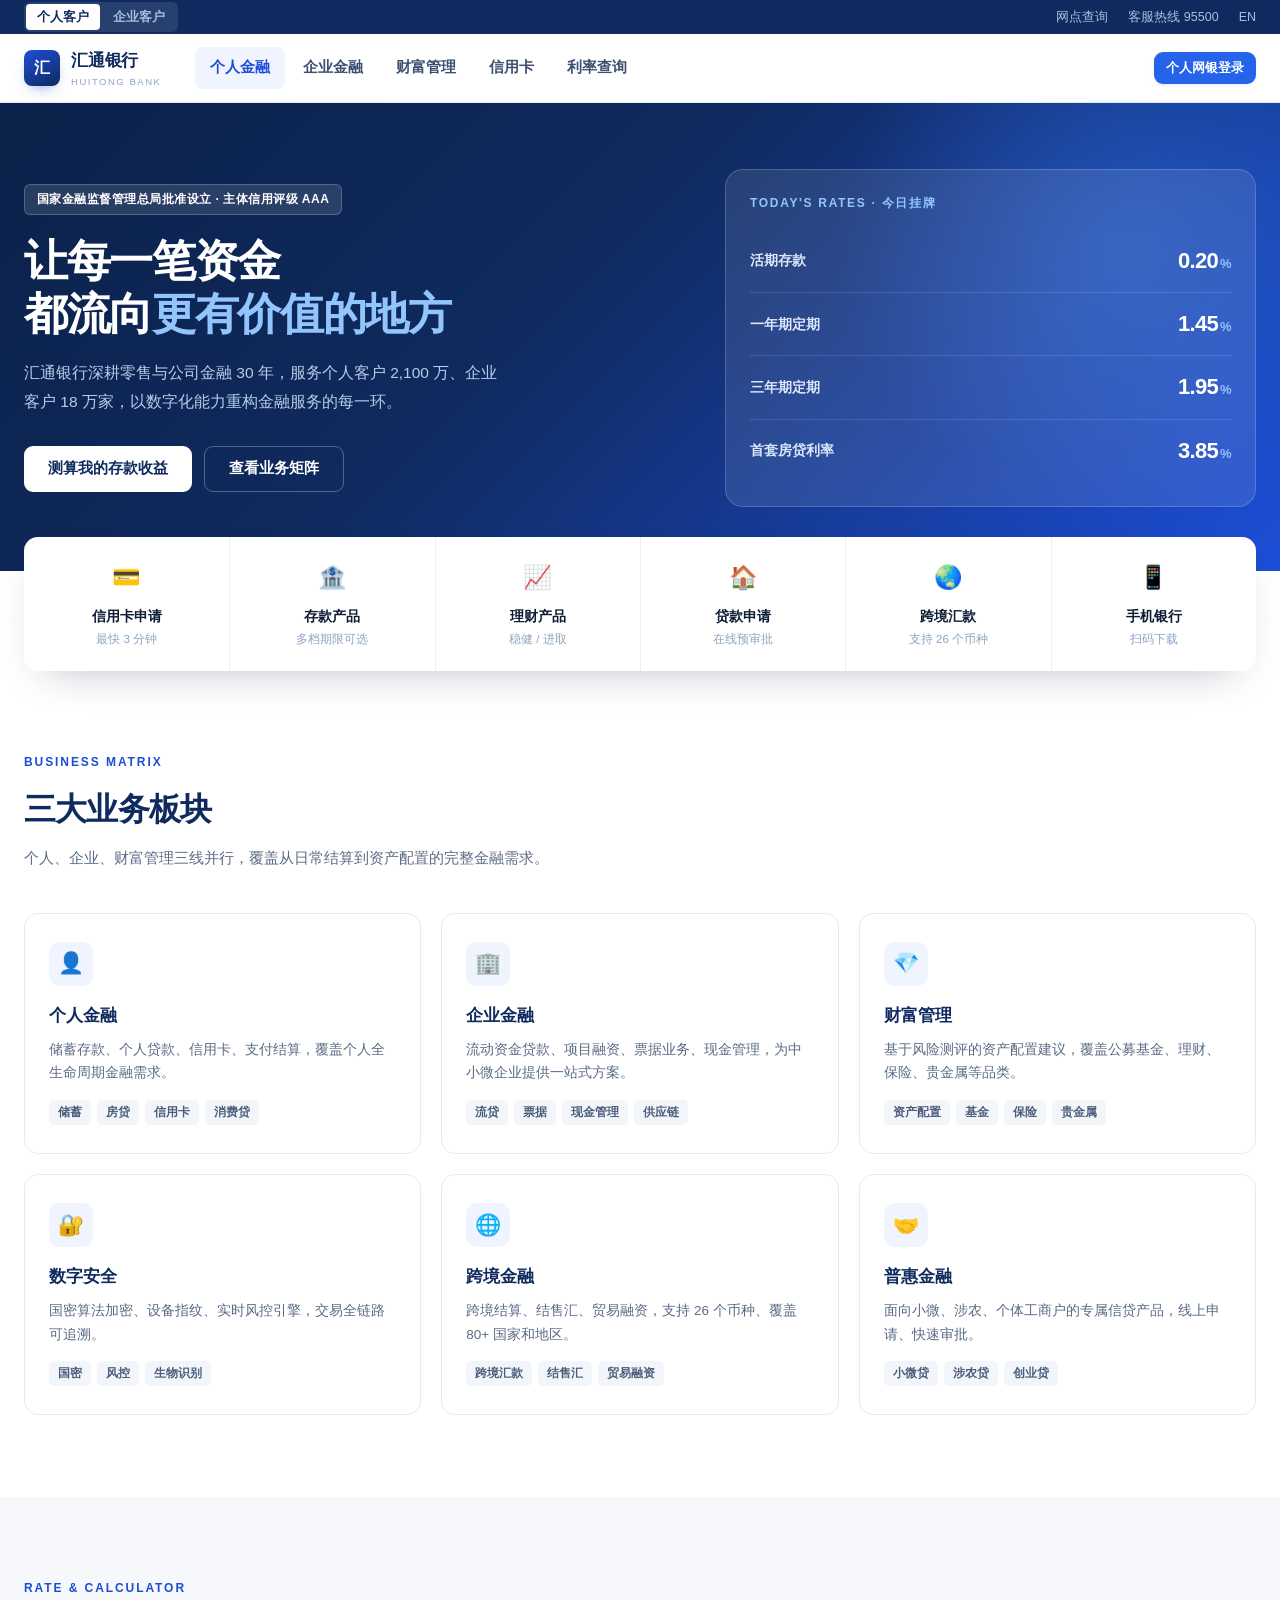
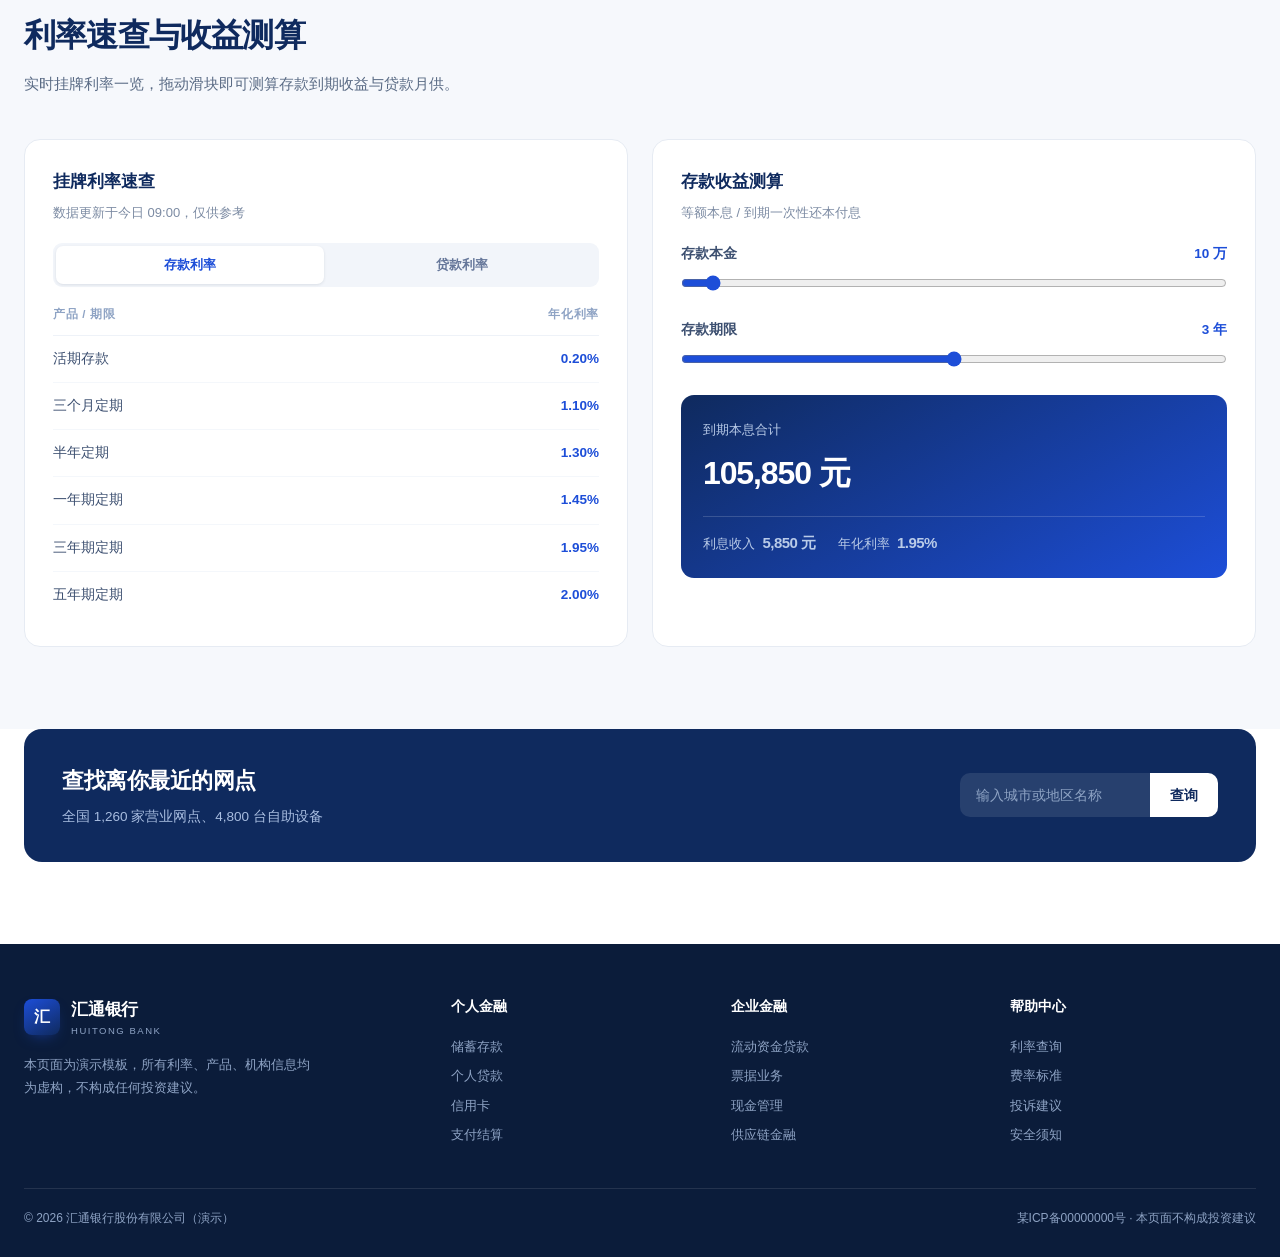
<file: sites/finance-bank/index.html>
<!DOCTYPE html>
<html lang="zh-CN">
<head>
<meta charset="UTF-8">
<meta name="viewport" content="width=device-width, initial-scale=1">
<title>汇通银行 · 数字金融与财富管理</title>
<meta name="description" content="汇通银行官网：个人金融、企业金融、财富管理三大业务板块，支持利率速查、存款测算与网点查询。">
<link rel="stylesheet" href="../../assets/css/base.css">
<style>
/* ============ 汇通银行 · 稳重金融风（白 + 深蓝） ============ */
:root{ --nv:#0f2a5e; --nv-2:#1d4ed8; --nv-3:#3b82f6; --nv-l:#eff4ff; --gold:#b8860b; }
body{ background:#fff; color:#0d1b33; }

/* 顶部工具条 */
.util{ background:var(--nv); color:#a8bde0; font-size:12.5px; }
.util__in{ height:34px; display:flex; align-items:center; gap:20px; }
.util a{ color:#a8bde0; transition:.2s; }
.util a:hover{ color:#fff; }
.util__seg{ display:flex; gap:2px; background:rgba(255,255,255,.1); padding:2px; border-radius:6px; }
.util__seg b{ padding:3px 11px; border-radius:4px; font-weight:650; cursor:pointer; transition:.2s; }
.util__seg b.on{ background:#fff; color:var(--nv); }

/* 主顶栏 */
.hd{ background:#fff; border-bottom:1px solid #e6ebf3; position:sticky; top:0; z-index:70; }
.hd__in{ height:68px; display:flex; align-items:center; gap:34px; }
.lg{ display:flex; align-items:center; gap:11px; }
.lg__m{ width:36px;height:36px;border-radius:8px; background:linear-gradient(150deg,var(--nv-2),var(--nv)); display:grid;place-items:center; color:#fff; font-size:16px; font-weight:900; box-shadow:0 6px 16px -8px rgba(29,78,216,.8); }
.lg__t{ font-size:16.5px; font-weight:820; letter-spacing:-.015em; color:var(--nv); }
.lg__s{ font-size:9.5px; color:#8ea3c4; letter-spacing:.16em; }
.hd__nav{ display:flex; gap:3px; }
.hd__nav a{ padding:9px 15px; border-radius:8px; font-size:14.5px; font-weight:650; color:#3c4f70; transition:.2s; }
.hd__nav a:hover,.hd__nav a.on{ background:var(--nv-l); color:var(--nv-2); }

/* Hero */
.hero{ background:linear-gradient(135deg,#0b2149,#0f2a5e 42%,#1d4ed8); color:#fff; padding:66px 0 0; position:relative; overflow:hidden; }
.hero::after{ content:''; position:absolute; right:-160px; top:-180px; width:640px;height:640px; border-radius:50%; background:radial-gradient(circle,rgba(59,130,246,.35),transparent 62%); }
.hero__in{ position:relative; z-index:2; display:grid; grid-template-columns:1.1fr .9fr; gap:52px; align-items:center; padding-bottom:64px; }
.hero .tag{ display:inline-block; padding:5px 12px; border-radius:6px; background:rgba(255,255,255,.12); border:1px solid rgba(255,255,255,.2); font-size:12px; font-weight:650; letter-spacing:.04em; margin-bottom:20px; }
.hero h1{ font-size:clamp(28px,3.7vw,44px); font-weight:850; letter-spacing:-.03em; line-height:1.2; margin-bottom:18px; }
.hero h1 em{ font-style:normal; color:#93c5fd; }
.hero p{ color:#b9cbe8; font-size:15.5px; line-height:1.85; max-width:480px; }
.hero__btns{ display:flex; gap:12px; margin-top:30px; flex-wrap:wrap; }
.bt{ display:inline-flex; align-items:center; gap:8px; height:46px; padding:0 24px; border-radius:9px; font-size:14.5px; font-weight:700; transition:.22s; }
.bt--w{ background:#fff; color:var(--nv); }
.bt--w:hover{ background:#e8f0ff; transform:translateY(-2px); }
.bt--g{ border:1px solid rgba(255,255,255,.28); color:#fff; }
.bt--g:hover{ background:rgba(255,255,255,.1); }

/* 主推产品卡 */
.pcard{ background:rgba(255,255,255,.1); border:1px solid rgba(255,255,255,.18); border-radius:18px; padding:24px; backdrop-filter:blur(8px); }
.pcard__h{ font-size:12px; font-weight:700; color:#93c5fd; letter-spacing:.14em; margin-bottom:16px; }
.prow{ display:flex; align-items:center; justify-content:space-between; padding:13px 0; border-bottom:1px solid rgba(255,255,255,.12); }
.prow:last-child{ border-bottom:0; }
.prow__n{ font-size:14px; font-weight:600; color:#dbe7fb; }
.prow__v{ font-size:22px; font-weight:850; color:#fff; letter-spacing:-.03em; font-variant-numeric:tabular-nums; }
.prow__v small{ font-size:13px; font-weight:700; color:#93c5fd; margin-left:2px; }

/* 快捷入口条 */
.quick{ position:relative; z-index:3; margin-top:-34px; }
.quick__in{ background:#fff; border-radius:14px; box-shadow:0 18px 44px -22px rgba(13,27,51,.32); display:grid; grid-template-columns:repeat(6,1fr); overflow:hidden; }
.qi{ padding:22px 14px; text-align:center; border-left:1px solid #eef2f8; transition:.22s; cursor:pointer; }
.qi:first-child{ border-left:0; }
.qi:hover{ background:var(--nv-l); }
.qi__ic{ font-size:23px; margin-bottom:9px; }
.qi__t{ font-size:13.5px; font-weight:680; }
.qi__s{ font-size:11.5px; color:#8ea3c4; margin-top:2px; }

/* 区块 */
.sec{ padding:82px 0; }
.sec--g{ background:#f6f8fc; }
.sh{ margin-bottom:42px; }
.sh__e{ font-size:12px; font-weight:800; color:var(--nv-2); letter-spacing:.16em; text-transform:uppercase; }
.sh__t{ font-size:clamp(23px,2.5vw,32px); font-weight:820; letter-spacing:-.025em; margin-top:10px; color:var(--nv); }
.sh__d{ color:#5a6b85; margin-top:11px; font-size:14.5px; max-width:620px; }

/* 业务矩阵 */
.biz{ display:grid; grid-template-columns:repeat(3,1fr); gap:20px; }
.bz{ border:1px solid #e6ebf3; border-radius:14px; padding:28px 24px; transition:.26s; }
.bz:hover{ border-color:#c9d8f0; box-shadow:0 20px 40px -22px rgba(13,27,51,.28); transform:translateY(-4px); }
.bz__ic{ width:44px;height:44px;border-radius:11px; background:var(--nv-l); display:grid;place-items:center; font-size:21px; margin-bottom:16px; }
.bz h3{ font-size:17px; font-weight:750; margin-bottom:8px; color:var(--nv); }
.bz p{ font-size:13.5px; color:#5a6b85; line-height:1.75; }
.bz__ls{ margin-top:15px; display:flex; flex-wrap:wrap; gap:6px; }
.bz__ls span{ font-size:11.5px; font-weight:600; padding:3px 9px; border-radius:5px; background:#f2f5fa; color:#4b5d7a; }

/* 利率 + 计算器 */
.tool{ display:grid; grid-template-columns:1fr 1fr; gap:24px; }
.pane{ background:#fff; border:1px solid #e6ebf3; border-radius:16px; padding:28px; }
.pane h3{ font-size:17px; font-weight:750; color:var(--nv); margin-bottom:6px; }
.pane > p{ font-size:13px; color:#7c8ba3; margin-bottom:20px; }
.tabs{ display:flex; gap:4px; background:#f2f5fa; padding:3px; border-radius:9px; margin-bottom:18px; }
.tabs button{ flex:1; padding:8px; border-radius:7px; font-size:13px; font-weight:650; color:#66779a; transition:.2s; }
.tabs button.on{ background:#fff; color:var(--nv-2); box-shadow:0 1px 3px rgba(13,27,51,.1); }
.rt{ width:100%; border-collapse:collapse; font-size:13.5px; }
.rt th{ text-align:left; font-size:11.5px; font-weight:750; color:#8ea3c4; letter-spacing:.06em; padding:0 0 11px; border-bottom:1px solid #eef2f8; }
.rt td{ padding:12px 0; border-bottom:1px solid #f4f7fb; color:#3c4f70; }
.rt tr:last-child td{ border-bottom:0; }
.rt td:last-child{ text-align:right; font-weight:800; color:var(--nv-2); font-variant-numeric:tabular-nums; }

.cr{ margin-bottom:20px; }
.cr label{ display:flex; justify-content:space-between; font-size:13.5px; font-weight:600; color:#3c4f70; margin-bottom:9px; }
.cr label b{ color:var(--nv-2); font-variant-numeric:tabular-nums; }
.cr input[type=range]{ width:100%; accent-color:var(--nv-2); }
.cout{ background:linear-gradient(150deg,#0f2a5e,#1d4ed8); border-radius:13px; padding:22px; color:#fff; }
.cout small{ font-size:12.5px; color:#b9cbe8; }
.cout b{ display:block; font-size:32px; font-weight:850; letter-spacing:-.035em; margin-top:5px; font-variant-numeric:tabular-nums; }
.cout__sub{ display:flex; gap:22px; margin-top:16px; padding-top:14px; border-top:1px solid rgba(255,255,255,.16); font-size:12.5px; color:#b9cbe8; }
.cout__sub b{ font-size:15px; display:inline; margin-left:4px; }

/* 网点条 */
.branch{ background:var(--nv); color:#fff; border-radius:18px; padding:34px 38px; display:flex; align-items:center; gap:26px; flex-wrap:wrap; }
.branch h3{ font-size:22px; font-weight:800; letter-spacing:-.02em; }
.branch p{ color:#a8bde0; font-size:13.5px; margin-top:6px; }
.branch__box{ margin-left:auto; display:flex; background:rgba(255,255,255,.1); border-radius:10px; overflow:hidden; }
.branch__box input{ background:none; border:0; padding:0 16px; color:#fff; font-size:14px; width:190px; outline:none; }
.branch__box input::placeholder{ color:#8ea3c4; }
.branch__box button{ padding:0 20px; height:44px; background:#fff; color:var(--nv); font-weight:750; font-size:14px; }

.ft{ background:#0b1c3a; color:#8ea3c4; padding:52px 0 28px; font-size:13px; }
.ft__g{ display:grid; grid-template-columns:1.6fr repeat(3,1fr); gap:34px; }
.ft h5{ color:#fff; font-size:13.5px; font-weight:700; margin-bottom:14px; }
.ft a{ display:block; color:#8ea3c4; padding:4px 0; transition:.2s; }
.ft a:hover{ color:#fff; }
.ft__bot{ margin-top:38px; padding-top:20px; border-top:1px solid rgba(255,255,255,.1); display:flex; justify-content:space-between; flex-wrap:wrap; gap:10px; font-size:12px; }

@media(max-width:1000px){
  .hero__in{ grid-template-columns:1fr; gap:32px; }
  .quick__in{ grid-template-columns:repeat(3,1fr); }
  .qi:nth-child(4){ border-left:0; }
  .biz,.tool{ grid-template-columns:1fr; }
  .ft__g{ grid-template-columns:1fr 1fr; }
  .hd__nav{ display:none; }
  .branch__box{ margin-left:0; width:100%; }
  .branch__box input{ flex:1; width:auto; }
}
</style>
</head>
<body>

<!-- 工具条 -->
<div class="util">
  <div class="wrap util__in">
    <div class="util__seg"><b class="on">个人客户</b><b>企业客户</b></div>
    <div class="spacer"></div>
    <a href="#">网点查询</a><a href="#">客服热线 95500</a><a href="#">EN</a>
  </div>
</div>

<!-- 主顶栏 -->
<header class="hd">
  <div class="wrap hd__in">
    <div class="lg">
      <div class="lg__m">汇</div>
      <div><div class="lg__t">汇通银行</div><div class="lg__s">HUITONG BANK</div></div>
    </div>
    <nav class="hd__nav">
      <a href="#" class="on">个人金融</a><a href="#">企业金融</a><a href="#">财富管理</a><a href="#">信用卡</a><a href="#tool">利率查询</a>
    </nav>
    <div class="spacer"></div>
    <a class="btn btn--accent btn--sm" href="#">个人网银登录</a>
  </div>
</header>

<!-- Hero -->
<section class="hero">
  <div class="wrap hero__in">
    <div>
      <span class="tag">国家金融监督管理总局批准设立 · 主体信用评级 AAA</span>
      <h1>让每一笔资金<br>都流向<em>更有价值的地方</em></h1>
      <p>汇通银行深耕零售与公司金融 30 年，服务个人客户 2,100 万、企业客户 18 万家，以数字化能力重构金融服务的每一环。</p>
      <div class="hero__btns">
        <a class="bt bt--w" href="#tool">测算我的存款收益</a>
        <a class="bt bt--g" href="#biz">查看业务矩阵</a>
      </div>
    </div>
    <aside class="pcard">
      <div class="pcard__h">TODAY'S RATES · 今日挂牌</div>
      <div class="prow"><span class="prow__n">活期存款</span><span class="prow__v">0.20<small>%</small></span></div>
      <div class="prow"><span class="prow__n">一年期定期</span><span class="prow__v">1.45<small>%</small></span></div>
      <div class="prow"><span class="prow__n">三年期定期</span><span class="prow__v">1.95<small>%</small></span></div>
      <div class="prow"><span class="prow__n">首套房贷利率</span><span class="prow__v">3.85<small>%</small></span></div>
    </aside>
  </div>
</section>

<!-- 快捷入口 -->
<div class="quick">
  <div class="wrap quick__in">
    <div class="qi"><div class="qi__ic">💳</div><div class="qi__t">信用卡申请</div><div class="qi__s">最快 3 分钟</div></div>
    <div class="qi"><div class="qi__ic">🏦</div><div class="qi__t">存款产品</div><div class="qi__s">多档期限可选</div></div>
    <div class="qi"><div class="qi__ic">📈</div><div class="qi__t">理财产品</div><div class="qi__s">稳健 / 进取</div></div>
    <div class="qi"><div class="qi__ic">🏠</div><div class="qi__t">贷款申请</div><div class="qi__s">在线预审批</div></div>
    <div class="qi"><div class="qi__ic">🌏</div><div class="qi__t">跨境汇款</div><div class="qi__s">支持 26 个币种</div></div>
    <div class="qi"><div class="qi__ic">📱</div><div class="qi__t">手机银行</div><div class="qi__s">扫码下载</div></div>
  </div>
</div>

<!-- 业务矩阵 -->
<section class="sec" id="biz">
  <div class="wrap">
    <div class="sh">
      <div class="sh__e">Business Matrix</div>
      <h2 class="sh__t">三大业务板块</h2>
      <p class="sh__d">个人、企业、财富管理三线并行，覆盖从日常结算到资产配置的完整金融需求。</p>
    </div>
    <div class="biz">
      <div class="bz"><div class="bz__ic">👤</div><h3>个人金融</h3><p>储蓄存款、个人贷款、信用卡、支付结算，覆盖个人全生命周期金融需求。</p><div class="bz__ls"><span>储蓄</span><span>房贷</span><span>信用卡</span><span>消费贷</span></div></div>
      <div class="bz"><div class="bz__ic">🏢</div><h3>企业金融</h3><p>流动资金贷款、项目融资、票据业务、现金管理，为中小微企业提供一站式方案。</p><div class="bz__ls"><span>流贷</span><span>票据</span><span>现金管理</span><span>供应链</span></div></div>
      <div class="bz"><div class="bz__ic">💎</div><h3>财富管理</h3><p>基于风险测评的资产配置建议，覆盖公募基金、理财、保险、贵金属等品类。</p><div class="bz__ls"><span>资产配置</span><span>基金</span><span>保险</span><span>贵金属</span></div></div>
      <div class="bz"><div class="bz__ic">🔐</div><h3>数字安全</h3><p>国密算法加密、设备指纹、实时风控引擎，交易全链路可追溯。</p><div class="bz__ls"><span>国密</span><span>风控</span><span>生物识别</span></div></div>
      <div class="bz"><div class="bz__ic">🌐</div><h3>跨境金融</h3><p>跨境结算、结售汇、贸易融资，支持 26 个币种、覆盖 80+ 国家和地区。</p><div class="bz__ls"><span>跨境汇款</span><span>结售汇</span><span>贸易融资</span></div></div>
      <div class="bz"><div class="bz__ic">🤝</div><h3>普惠金融</h3><p>面向小微、涉农、个体工商户的专属信贷产品，线上申请、快速审批。</p><div class="bz__ls"><span>小微贷</span><span>涉农贷</span><span>创业贷</span></div></div>
    </div>
  </div>
</section>

<!-- 利率 + 计算器 -->
<section class="sec sec--g" id="tool">
  <div class="wrap">
    <div class="sh">
      <div class="sh__e">Rate &amp; Calculator</div>
      <h2 class="sh__t">利率速查与收益测算</h2>
      <p class="sh__d">实时挂牌利率一览，拖动滑块即可测算存款到期收益与贷款月供。</p>
    </div>

    <div class="tool">
      <!-- 利率表 -->
      <div class="pane">
        <h3>挂牌利率速查</h3>
        <p>数据更新于今日 09:00，仅供参考</p>
        <div class="tabs">
          <button class="on" data-tab="dep">存款利率</button>
          <button data-tab="loan">贷款利率</button>
        </div>
        <table class="rt" id="rateTable"></table>
      </div>

      <!-- 计算器 -->
      <div class="pane">
        <h3>存款收益测算</h3>
        <p>等额本息 / 到期一次性还本付息</p>
        <div class="cr">
          <label>存款本金 <b id="vAmt">10 万</b></label>
          <input type="range" id="rAmt" min="1" max="200" step="1" value="10">
        </div>
        <div class="cr">
          <label>存款期限 <b id="vTerm">3 年</b></label>
          <input type="range" id="rTerm" min="1" max="5" step="1" value="3">
        </div>
        <div class="cout">
          <small>到期本息合计</small>
          <b id="outTotal">—</b>
          <div class="cout__sub">
            <span>利息收入 <b id="outInt">—</b></span>
            <span>年化利率 <b id="outRate">—</b></span>
          </div>
        </div>
      </div>
    </div>
  </div>
</section>

<!-- 网点 -->
<section class="sec" style="padding-top:0">
  <div class="wrap">
    <div class="branch">
      <div>
        <h3>查找离你最近的网点</h3>
        <p>全国 1,260 家营业网点、4,800 台自助设备</p>
      </div>
      <div class="branch__box">
        <input type="text" placeholder="输入城市或地区名称">
        <button>查询</button>
      </div>
    </div>
  </div>
</section>

<footer class="ft">
  <div class="wrap">
    <div class="ft__g">
      <div>
        <div class="lg" style="margin-bottom:14px">
          <div class="lg__m">汇</div>
          <div><div class="lg__t" style="color:#fff">汇通银行</div><div class="lg__s">HUITONG BANK</div></div>
        </div>
        <p style="max-width:290px;line-height:1.8">本页面为演示模板，所有利率、产品、机构信息均为虚构，不构成任何投资建议。</p>
      </div>
      <div><h5>个人金融</h5><a href="#">储蓄存款</a><a href="#">个人贷款</a><a href="#">信用卡</a><a href="#">支付结算</a></div>
      <div><h5>企业金融</h5><a href="#">流动资金贷款</a><a href="#">票据业务</a><a href="#">现金管理</a><a href="#">供应链金融</a></div>
      <div><h5>帮助中心</h5><a href="#tool">利率查询</a><a href="#">费率标准</a><a href="#">投诉建议</a><a href="#">安全须知</a></div>
    </div>
    <div class="ft__bot">
      <span>© 2026 汇通银行股份有限公司（演示）</span>
      <span>某ICP备00000000号 · 本页面不构成投资建议</span>
    </div>
  </div>
</footer>

<script>
/* ---------- 利率表 ---------- */
const RATES = {
  dep: [
    ['活期存款', '0.20%'],
    ['三个月定期', '1.10%'],
    ['半年定期', '1.30%'],
    ['一年期定期', '1.45%'],
    ['三年期定期', '1.95%'],
    ['五年期定期', '2.00%'],
  ],
  loan: [
    ['首套住房贷款（LPR-20BP）', '3.85%'],
    ['二套住房贷款（LPR+20BP）', '4.25%'],
    ['个人消费贷款（1 年以内）', '3.65%'],
    ['个人经营贷款（1-5 年）', '3.95%'],
    ['小微企业流动资金贷款', '4.10%'],
    ['票据贴现（6 个月）', '2.80%'],
  ],
};

const $ = s => document.querySelector(s);
let curTab = 'dep';

function drawRate() {
  const rows = RATES[curTab];
  $('#rateTable').innerHTML =
    `<thead><tr><th>产品 / 期限</th><th style="text-align:right">年化利率</th></tr></thead><tbody>` +
    rows.map(r => `<tr><td>${r[0]}</td><td>${r[1]}</td></tr>`).join('') +
    `</tbody>`;
}
document.querySelectorAll('.tabs button').forEach(b => b.addEventListener('click', () => {
  document.querySelectorAll('.tabs button').forEach(x => x.classList.toggle('on', x === b));
  curTab = b.dataset.tab;
  drawRate();
  calc();
}));

/* ---------- 计算器 ---------- */
const TERM_RATE = { 1: 1.45, 2: 1.65, 3: 1.95, 4: 1.98, 5: 2.00 };
const fmt = n => n.toLocaleString('zh-CN', { maximumFractionDigits: 2 });

function calc() {
  const amt = +$('#rAmt').value;          // 万
  const term = +$('#rTerm').value;        // 年
  const rate = TERM_RATE[term];

  $('#vAmt').textContent = amt + ' 万';
  $('#vTerm').textContent = term + ' 年';

  const principal = amt * 10000;
  const interest = principal * (rate / 100) * term;
  $('#outTotal').textContent = fmt(principal + interest) + ' 元';
  $('#outInt').textContent = fmt(interest) + ' 元';
  $('#outRate').textContent = rate.toFixed(2) + '%';
}

['rAmt', 'rTerm'].forEach(id => document.getElementById(id).addEventListener('input', calc));

drawRate();
calc();
</script>
</body>
</html>
</file>
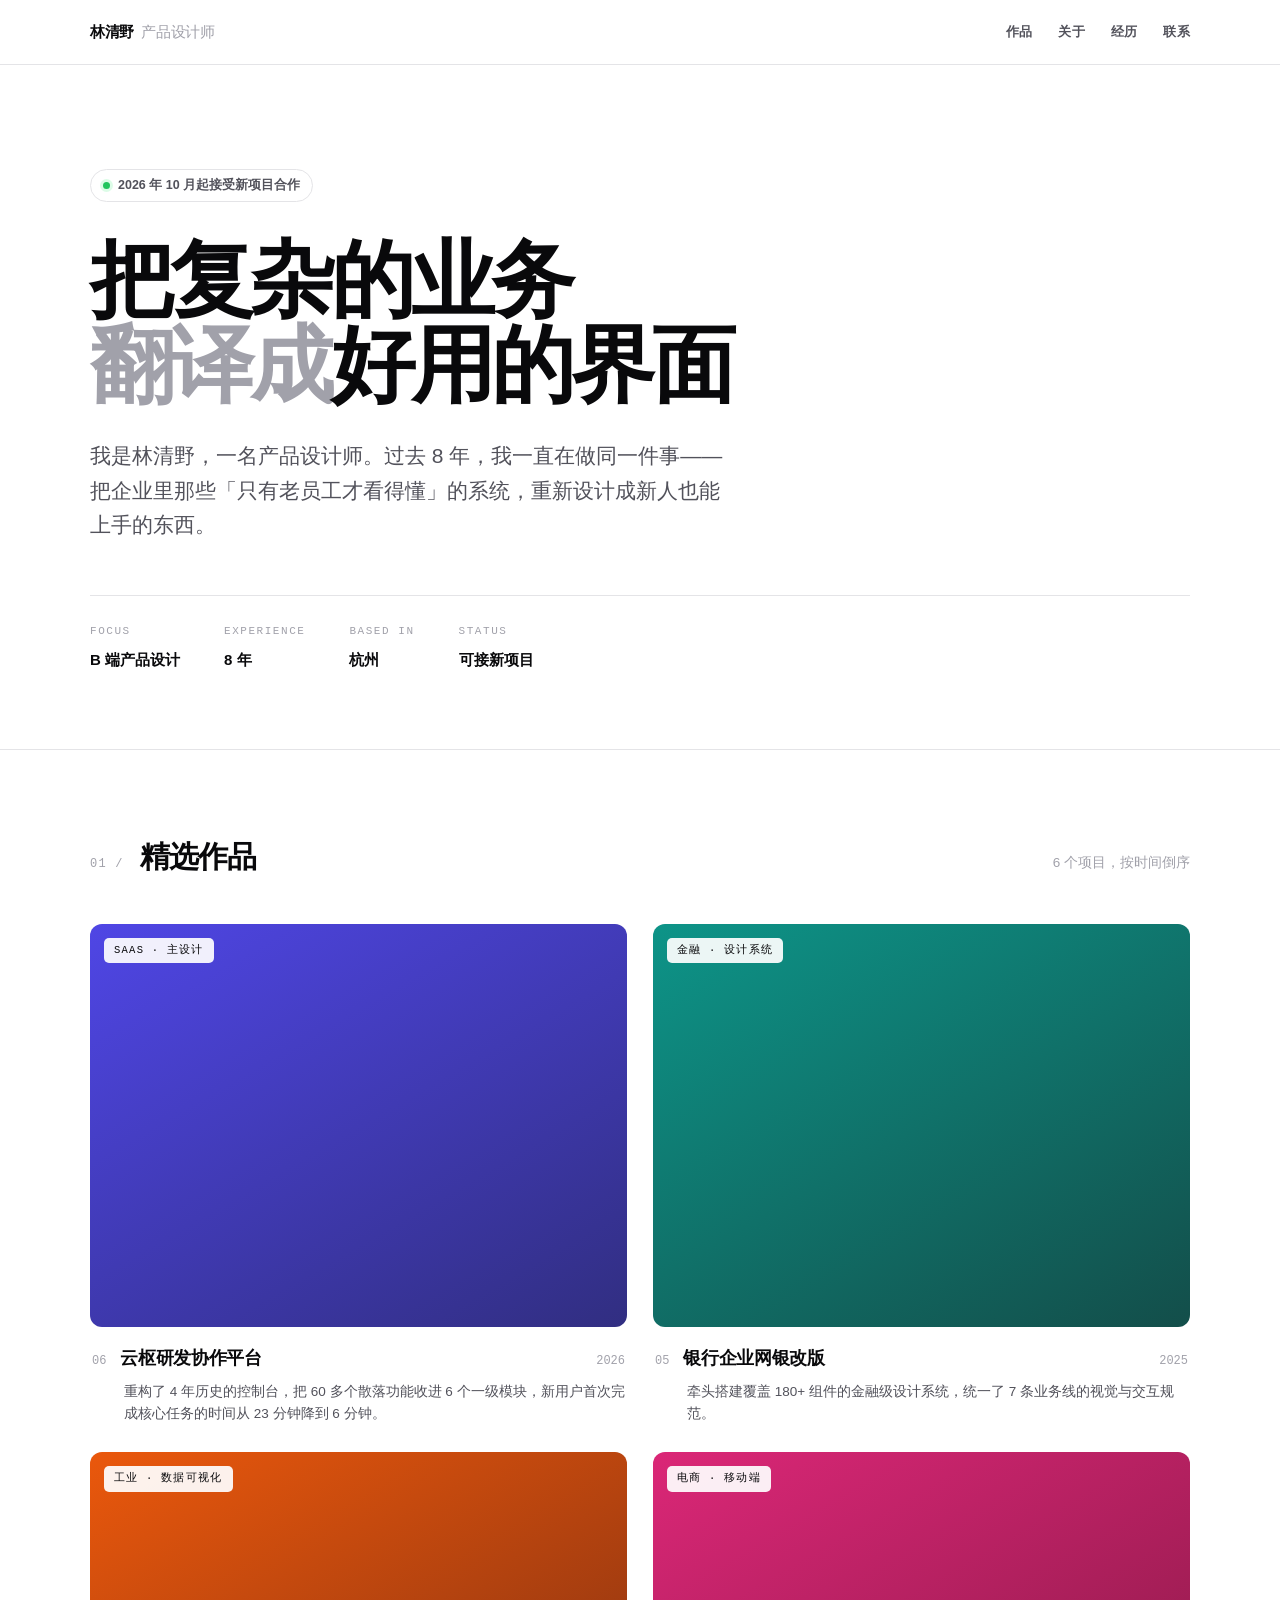
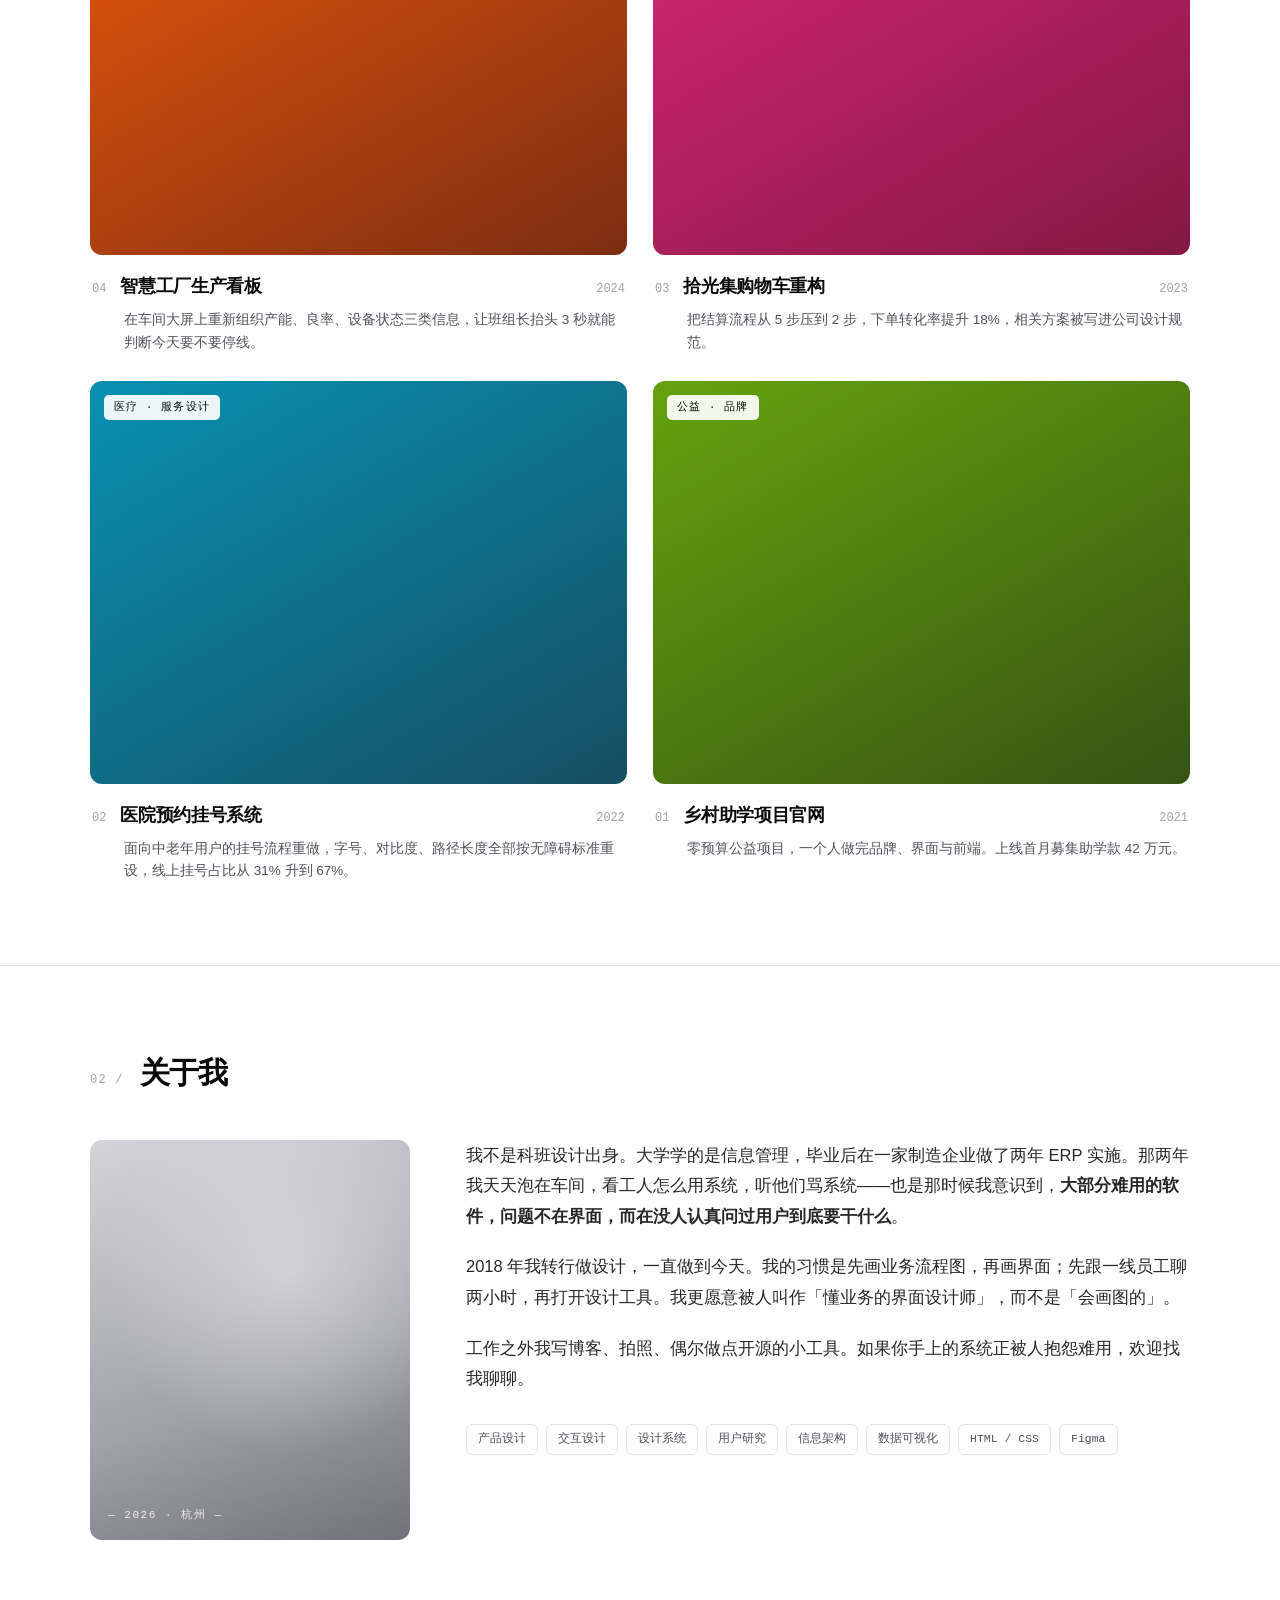
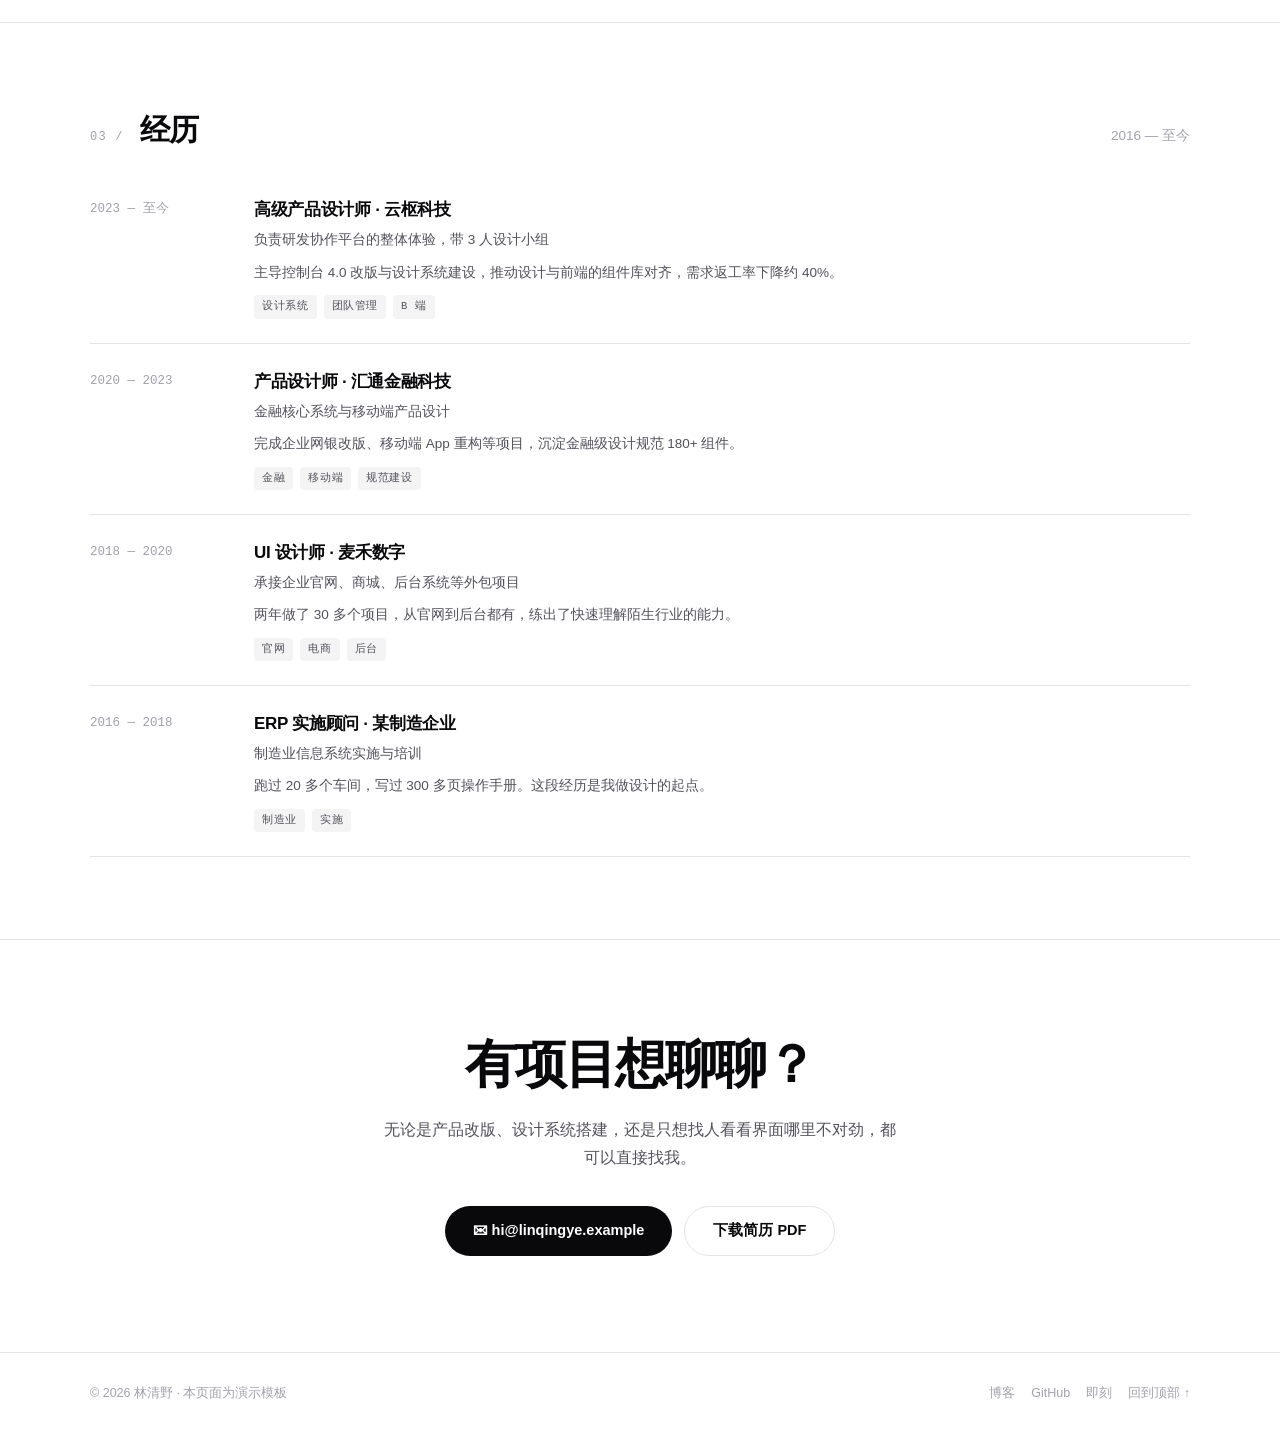
<file: sites/personal-portfolio/index.html>
<!DOCTYPE html>
<html lang="zh-CN">
<head>
<meta charset="UTF-8">
<meta name="viewport" content="width=device-width, initial-scale=1">
<title>林清野 · 产品设计师 / 作品集</title>
<meta name="description" content="林清野，产品设计师。作品集、经历与联系方式。">
<link rel="stylesheet" href="../../assets/css/base.css">
<style>
/* ============ 林清野 · 极简编辑风（大留白 + 细线 + 大字号） ============ */
:root{ --line:#e4e4e7; --ink:#09090b; --ink-2:#52525b; --ink-3:#a1a1aa; }
body{ background:#fff; color:var(--ink); font-size:16px; }

.wrap{ width:min(100% - 56px, 1100px); margin-inline:auto; }

/* 顶栏 */
.hd{ position:sticky; top:0; z-index:60; background:rgba(255,255,255,.86); backdrop-filter:blur(14px); border-bottom:1px solid var(--line); }
.hd__in{ height:64px; display:flex; align-items:center; }
.mark{ font-size:15px; font-weight:800; letter-spacing:-.02em; }
.mark span{ color:var(--ink-3); font-weight:500; margin-left:7px; }
.hd__nav{ margin-left:auto; display:flex; gap:26px; }
.hd__nav a{ font-size:13px; font-weight:600; color:var(--ink-2); letter-spacing:.02em; transition:.2s; }
.hd__nav a:hover{ color:var(--ink); }

/* Hero */
.hero{ padding:104px 0 76px; }
.avail{ display:inline-flex; align-items:center; gap:8px; font-size:12.5px; font-weight:600; color:var(--ink-2); padding:5px 12px; border:1px solid var(--line); border-radius:999px; margin-bottom:36px; }
.avail i{ width:7px;height:7px;border-radius:50%; background:#22c55e; box-shadow:0 0 0 3px #dcfce7; }
.hero h1{ font-size:clamp(38px,7vw,84px); line-height:1.02; letter-spacing:-.045em; font-weight:860; margin-bottom:30px; }
.hero h1 em{ font-style:normal; color:var(--ink-3); }
.hero__lead{ font-size:clamp(17px,2vw,21px); line-height:1.65; color:var(--ink-2); max-width:640px; font-weight:450; }
.hero__meta{ display:flex; gap:44px; margin-top:52px; padding-top:26px; border-top:1px solid var(--line); flex-wrap:wrap; }
.mt small{ display:block; font-family:var(--f-mono); font-size:11px; letter-spacing:.14em; color:var(--ink-3); text-transform:uppercase; margin-bottom:7px; }
.mt b{ font-size:15px; font-weight:650; }

/* 区块通用 */
.sec{ padding:82px 0; border-top:1px solid var(--line); }
.sh{ display:flex; align-items:baseline; gap:16px; margin-bottom:42px; }
.sh__no{ font-family:var(--f-mono); font-size:12px; color:var(--ink-3); letter-spacing:.1em; }
.sh__t{ font-size:clamp(22px,2.8vw,30px); font-weight:820; letter-spacing:-.03em; }
.sh__d{ margin-left:auto; font-size:13.5px; color:var(--ink-3); }

/* 作品 */
.works{ display:grid; grid-template-columns:repeat(2,1fr); gap:26px; }
.wk{ display:block; }
.wk__c{ aspect-ratio:4/3; border-radius:12px; overflow:hidden; position:relative; background:#f4f4f5; }
.wk__c > div{ position:absolute; inset:0; transition:transform .5s var(--ease); }
.wk:hover .wk__c > div{ transform:scale(1.035); }
.wk__tag{ position:absolute; top:14px; left:14px; z-index:2; font-family:var(--f-mono); font-size:10.5px; letter-spacing:.12em; text-transform:uppercase; padding:4px 10px; border-radius:5px; background:rgba(255,255,255,.92); color:var(--ink); }
.wk__in{ padding:17px 2px 0; display:flex; align-items:baseline; gap:14px; }
.wk__n{ font-family:var(--f-mono); font-size:12px; color:var(--ink-3); }
.wk__t{ font-size:17.5px; font-weight:750; letter-spacing:-.02em; }
.wk__y{ margin-left:auto; font-family:var(--f-mono); font-size:12px; color:var(--ink-3); }
.wk__d{ font-size:13.5px; color:var(--ink-2); line-height:1.7; margin-top:8px; padding-left:34px; }

/* 关于 */
.about{ display:grid; grid-template-columns:320px 1fr; gap:56px; align-items:start; }
.about__ph{ aspect-ratio:4/5; border-radius:12px; background:linear-gradient(160deg,#d4d4d8,#a1a1aa 60%,#71717a); position:relative; overflow:hidden; }
.about__ph::after{ content:''; position:absolute; inset:0; background:radial-gradient(circle at 62% 32%,rgba(255,255,255,.4),transparent 55%); }
.about__ph span{ position:absolute; left:18px; bottom:16px; z-index:2; font-family:var(--f-mono); font-size:11px; letter-spacing:.14em; color:rgba(255,255,255,.85); }
.about__bd p{ font-size:16.5px; line-height:1.85; color:#27272a; margin-bottom:20px; }
.about__bd p:last-of-type{ margin-bottom:0; }
.skills{ display:flex; flex-wrap:wrap; gap:8px; margin-top:30px; }
.skills span{ font-family:var(--f-mono); font-size:11.5px; padding:5px 11px; border:1px solid var(--line); border-radius:6px; color:var(--ink-2); }

/* 时间线 */
.tl{ display:flex; flex-direction:column; }
.ti{ display:grid; grid-template-columns:132px 1fr; gap:32px; padding:24px 0; border-bottom:1px solid var(--line); }
.ti:first-child{ padding-top:0; }
.ti__y{ font-family:var(--f-mono); font-size:12.5px; color:var(--ink-3); padding-top:3px; }
.ti__t{ font-size:17px; font-weight:730; letter-spacing:-.018em; margin-bottom:5px; }
.ti__o{ font-size:13.5px; color:var(--ink-2); }
.ti__x{ font-size:13.5px; color:var(--ink-2); line-height:1.75; margin-top:9px; }
.ti__tags{ display:flex; gap:7px; margin-top:11px; flex-wrap:wrap; }
.ti__tags span{ font-family:var(--f-mono); font-size:10.5px; letter-spacing:.06em; padding:3px 8px; border-radius:4px; background:#f4f4f5; color:var(--ink-2); }

/* 联系 */
.contact{ text-align:center; padding:96px 0; border-top:1px solid var(--line); }
.contact h2{ font-size:clamp(28px,4.4vw,52px); font-weight:850; letter-spacing:-.04em; line-height:1.1; margin-bottom:22px; }
.contact p{ color:var(--ink-2); font-size:16px; max-width:520px; margin:0 auto 34px; line-height:1.75; }
.cbtns{ display:flex; gap:12px; justify-content:center; flex-wrap:wrap; }
.cb{ display:inline-flex; align-items:center; gap:9px; height:50px; padding:0 28px; border-radius:999px; font-size:14.5px; font-weight:650; transition:.22s; }
.cb--dark{ background:var(--ink); color:#fff; }
.cb--dark:hover{ background:#27272a; transform:translateY(-2px); }
.cb--line{ border:1px solid var(--line); color:var(--ink); }
.cb--line:hover{ border-color:var(--ink); }

/* 页脚 */
.ft{ border-top:1px solid var(--line); padding:30px 0; }
.ft__in{ display:flex; align-items:center; gap:16px; flex-wrap:wrap; font-size:12.5px; color:var(--ink-3); }
.ft__in .spacer{ flex:1 }
.ft__in a:hover{ color:var(--ink); }

@media(max-width:900px){
  .works{ grid-template-columns:1fr; }
  .about{ grid-template-columns:1fr; gap:32px; }
  .about__ph{ aspect-ratio:16/10; max-width:340px; }
  .hd__nav{ gap:18px; }
}
@media(max-width:620px){
  .wrap{ width:calc(100% - 36px); }
  .hero{ padding:64px 0 48px; }
  .sec{ padding:58px 0; }
  .hero__meta{ gap:26px; }
  .ti{ grid-template-columns:1fr; gap:8px; }
  .sh{ flex-wrap:wrap; } .sh__d{ margin-left:0; width:100%; }
}
</style>
</head>
<body>

<header class="hd">
  <div class="wrap hd__in">
    <div class="mark">林清野<span>产品设计师</span></div>
    <nav class="hd__nav">
      <a href="#works">作品</a>
      <a href="#about">关于</a>
      <a href="#exp">经历</a>
      <a href="#contact">联系</a>
    </nav>
  </div>
</header>

<!-- Hero -->
<section class="hero wrap">
  <span class="avail"><i></i>2026 年 10 月起接受新项目合作</span>
  <h1>把复杂的业务<br><em>翻译成</em>好用的界面</h1>
  <p class="hero__lead">
    我是林清野，一名产品设计师。过去 8 年，我一直在做同一件事——
    把企业里那些「只有老员工才看得懂」的系统，重新设计成新人也能上手的东西。
  </p>
  <div class="hero__meta">
    <div class="mt"><small>Focus</small><b>B 端产品设计</b></div>
    <div class="mt"><small>Experience</small><b>8 年</b></div>
    <div class="mt"><small>Based in</small><b>杭州</b></div>
    <div class="mt"><small>Status</small><b>可接新项目</b></div>
  </div>
</section>

<!-- 作品 -->
<section class="sec" id="works">
  <div class="wrap">
    <div class="sh">
      <span class="sh__no">01 /</span>
      <h2 class="sh__t">精选作品</h2>
      <span class="sh__d">6 个项目，按时间倒序</span>
    </div>

    <div class="works">
      <a class="wk" href="#">
        <div class="wk__c"><div style="background:linear-gradient(150deg,#4f46e5,#312e81)"></div><span class="wk__tag">SaaS · 主设计</span></div>
        <div class="wk__in"><span class="wk__n">06</span><span class="wk__t">云枢研发协作平台</span><span class="wk__y">2026</span></div>
        <p class="wk__d">重构了 4 年历史的控制台，把 60 多个散落功能收进 6 个一级模块，新用户首次完成核心任务的时间从 23 分钟降到 6 分钟。</p>
      </a>

      <a class="wk" href="#">
        <div class="wk__c"><div style="background:linear-gradient(150deg,#0d9488,#134e4a)"></div><span class="wk__tag">金融 · 设计系统</span></div>
        <div class="wk__in"><span class="wk__n">05</span><span class="wk__t">银行企业网银改版</span><span class="wk__y">2025</span></div>
        <p class="wk__d">牵头搭建覆盖 180+ 组件的金融级设计系统，统一了 7 条业务线的视觉与交互规范。</p>
      </a>

      <a class="wk" href="#">
        <div class="wk__c"><div style="background:linear-gradient(150deg,#ea580c,#7c2d12)"></div><span class="wk__tag">工业 · 数据可视化</span></div>
        <div class="wk__in"><span class="wk__n">04</span><span class="wk__t">智慧工厂生产看板</span><span class="wk__y">2024</span></div>
        <p class="wk__d">在车间大屏上重新组织产能、良率、设备状态三类信息，让班组长抬头 3 秒就能判断今天要不要停线。</p>
      </a>

      <a class="wk" href="#">
        <div class="wk__c"><div style="background:linear-gradient(150deg,#db2777,#831843)"></div><span class="wk__tag">电商 · 移动端</span></div>
        <div class="wk__in"><span class="wk__n">03</span><span class="wk__t">拾光集购物车重构</span><span class="wk__y">2023</span></div>
        <p class="wk__d">把结算流程从 5 步压到 2 步，下单转化率提升 18%，相关方案被写进公司设计规范。</p>
      </a>

      <a class="wk" href="#">
        <div class="wk__c"><div style="background:linear-gradient(150deg,#0891b2,#164e63)"></div><span class="wk__tag">医疗 · 服务设计</span></div>
        <div class="wk__in"><span class="wk__n">02</span><span class="wk__t">医院预约挂号系统</span><span class="wk__y">2022</span></div>
        <p class="wk__d">面向中老年用户的挂号流程重做，字号、对比度、路径长度全部按无障碍标准重设，线上挂号占比从 31% 升到 67%。</p>
      </a>

      <a class="wk" href="#">
        <div class="wk__c"><div style="background:linear-gradient(150deg,#65a30d,#365314)"></div><span class="wk__tag">公益 · 品牌</span></div>
        <div class="wk__in"><span class="wk__n">01</span><span class="wk__t">乡村助学项目官网</span><span class="wk__y">2021</span></div>
        <p class="wk__d">零预算公益项目，一个人做完品牌、界面与前端。上线首月募集助学款 42 万元。</p>
      </a>
    </div>
  </div>
</section>

<!-- 关于 -->
<section class="sec" id="about">
  <div class="wrap">
    <div class="sh">
      <span class="sh__no">02 /</span>
      <h2 class="sh__t">关于我</h2>
    </div>
    <div class="about">
      <div class="about__ph"><span>— 2026 · 杭州 —</span></div>
      <div class="about__bd">
        <p>我不是科班设计出身。大学学的是信息管理，毕业后在一家制造企业做了两年 ERP 实施。那两年我天天泡在车间，看工人怎么用系统，听他们骂系统——也是那时候我意识到，<strong>大部分难用的软件，问题不在界面，而在没人认真问过用户到底要干什么</strong>。</p>
        <p>2018 年我转行做设计，一直做到今天。我的习惯是先画业务流程图，再画界面；先跟一线员工聊两小时，再打开设计工具。我更愿意被人叫作「懂业务的界面设计师」，而不是「会画图的」。</p>
        <p>工作之外我写博客、拍照、偶尔做点开源的小工具。如果你手上的系统正被人抱怨难用，欢迎找我聊聊。</p>
        <div class="skills">
          <span>产品设计</span><span>交互设计</span><span>设计系统</span><span>用户研究</span>
          <span>信息架构</span><span>数据可视化</span><span>HTML / CSS</span><span>Figma</span>
        </div>
      </div>
    </div>
  </div>
</section>

<!-- 经历 -->
<section class="sec" id="exp">
  <div class="wrap">
    <div class="sh">
      <span class="sh__no">03 /</span>
      <h2 class="sh__t">经历</h2>
      <span class="sh__d">2016 — 至今</span>
    </div>
    <div class="tl">
      <div class="ti">
        <div class="ti__y">2023 — 至今</div>
        <div>
          <div class="ti__t">高级产品设计师 · 云枢科技</div>
          <div class="ti__o">负责研发协作平台的整体体验，带 3 人设计小组</div>
          <p class="ti__x">主导控制台 4.0 改版与设计系统建设，推动设计与前端的组件库对齐，需求返工率下降约 40%。</p>
          <div class="ti__tags"><span>设计系统</span><span>团队管理</span><span>B 端</span></div>
        </div>
      </div>
      <div class="ti">
        <div class="ti__y">2020 — 2023</div>
        <div>
          <div class="ti__t">产品设计师 · 汇通金融科技</div>
          <div class="ti__o">金融核心系统与移动端产品设计</div>
          <p class="ti__x">完成企业网银改版、移动端 App 重构等项目，沉淀金融级设计规范 180+ 组件。</p>
          <div class="ti__tags"><span>金融</span><span>移动端</span><span>规范建设</span></div>
        </div>
      </div>
      <div class="ti">
        <div class="ti__y">2018 — 2020</div>
        <div>
          <div class="ti__t">UI 设计师 · 麦禾数字</div>
          <div class="ti__o">承接企业官网、商城、后台系统等外包项目</div>
          <p class="ti__x">两年做了 30 多个项目，从官网到后台都有，练出了快速理解陌生行业的能力。</p>
          <div class="ti__tags"><span>官网</span><span>电商</span><span>后台</span></div>
        </div>
      </div>
      <div class="ti">
        <div class="ti__y">2016 — 2018</div>
        <div>
          <div class="ti__t">ERP 实施顾问 · 某制造企业</div>
          <div class="ti__o">制造业信息系统实施与培训</div>
          <p class="ti__x">跑过 20 多个车间，写过 300 多页操作手册。这段经历是我做设计的起点。</p>
          <div class="ti__tags"><span>制造业</span><span>实施</span></div>
        </div>
      </div>
    </div>
  </div>
</section>

<!-- 联系 -->
<section class="contact" id="contact">
  <div class="wrap">
    <h2>有项目想聊聊？</h2>
    <p>无论是产品改版、设计系统搭建，还是只想找人看看界面哪里不对劲，都可以直接找我。</p>
    <div class="cbtns">
      <a class="cb cb--dark" href="mailto:hi@linqingye.example">✉ hi@linqingye.example</a>
      <a class="cb cb--line" href="#">下载简历 PDF</a>
    </div>
  </div>
</section>

<footer class="ft">
  <div class="wrap ft__in">
    <span>© 2026 林清野 · 本页面为演示模板</span>
    <span class="spacer"></span>
    <a href="#">博客</a><a href="#">GitHub</a><a href="#">即刻</a><a href="#">回到顶部 ↑</a>
  </div>
</footer>

</body>
</html>
</file>
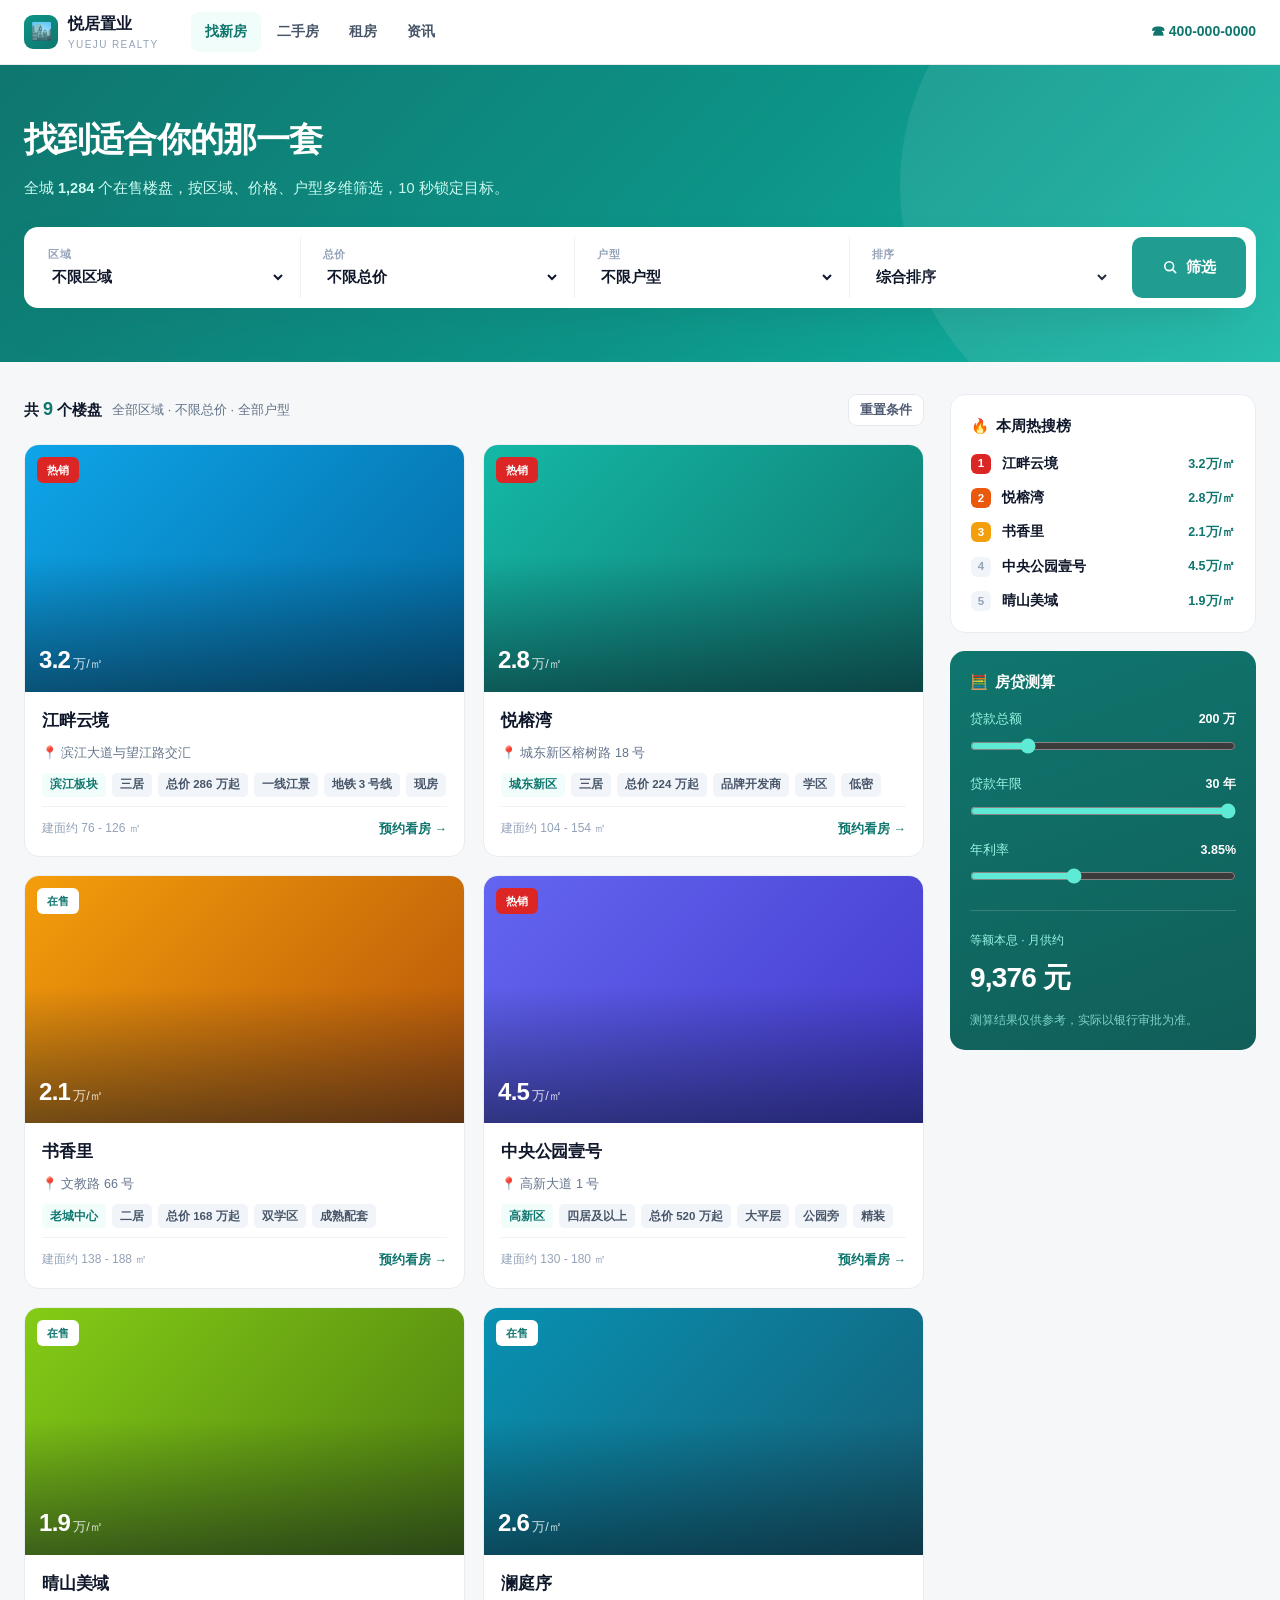
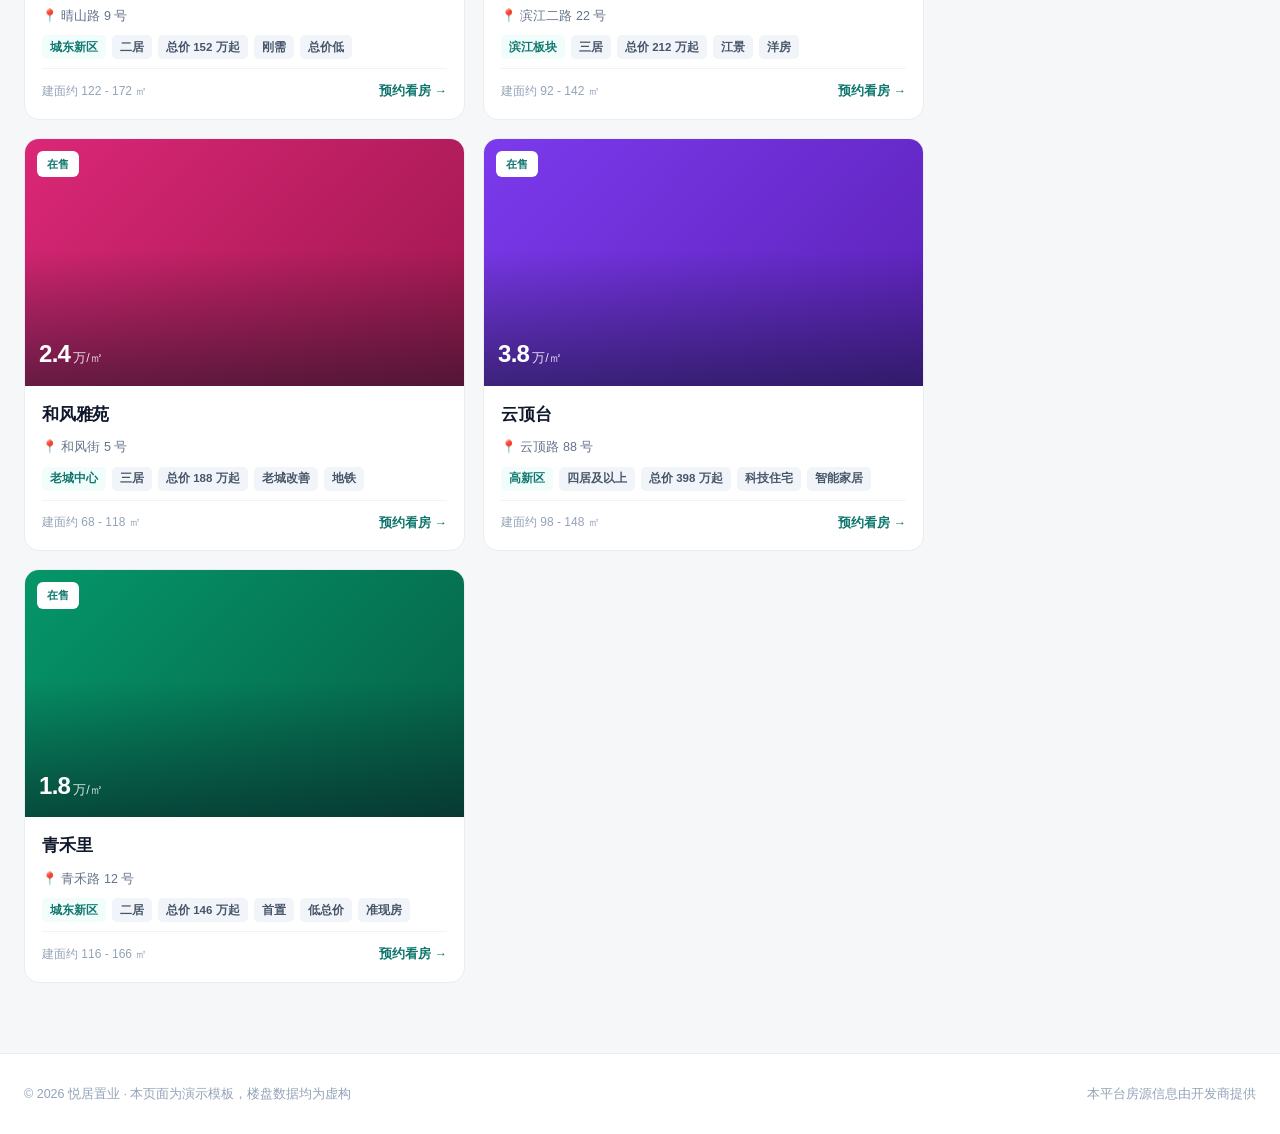
<file: sites/realestate-portal/index.html>
<!DOCTYPE html>
<html lang="zh-CN">
<head>
<meta charset="UTF-8">
<meta name="viewport" content="width=device-width, initial-scale=1">
<title>悦居置业 · 在售楼盘检索门户</title>
<meta name="description" content="悦居置业楼盘门户：按区域、价格、户型多维筛选在售楼盘，支持在线预约看房与房贷测算。">
<link rel="stylesheet" href="../../assets/css/base.css">
<style>
/* ============ 悦居置业 · 清爽门户风（白底 + 青绿） ============ */
:root{ --tl:#0d9488; --tl-d:#0f766e; --tl-l:#f0fdfa; --ink:#0f172a; }
body{ background:#f5f7f8; color:var(--ink); }

/* 顶栏 */
.hd{ background:#fff; border-bottom:1px solid #e8ecef; position:sticky; top:0; z-index:70; }
.hd__in{ height:64px; display:flex; align-items:center; gap:32px; }
.lg{ display:flex; align-items:center; gap:10px; }
.lg__m{ width:34px;height:34px;border-radius:9px;background:linear-gradient(145deg,var(--tl),#0f766e); display:grid;place-items:center; color:#fff; font-size:17px; }
.lg__t{ font-size:16px; font-weight:800; letter-spacing:-.01em; }
.lg__s{ font-size:10px; color:#94a3b8; letter-spacing:.14em; }
.hd__nav{ display:flex; gap:2px; }
.hd__nav a{ padding:8px 14px; border-radius:8px; font-size:14px; font-weight:600; color:#475569; transition:.2s; }
.hd__nav a:hover,.hd__nav a.on{ background:var(--tl-l); color:var(--tl-d); }
.hd__tel{ font-size:14px; font-weight:800; color:var(--tl-d); display:flex; align-items:center; gap:7px; }

/* 搜索头 */
.search{ background:linear-gradient(135deg,#0f766e,#0d9488 55%,#14b8a6); color:#fff; padding:46px 0 54px; position:relative; overflow:hidden; }
.search::after{ content:''; position:absolute; right:-140px; top:-140px; width:520px;height:520px;border-radius:50%; background:rgba(255,255,255,.08); }
.search h1{ font-size:clamp(24px,3vw,34px); font-weight:830; letter-spacing:-.025em; position:relative; }
.search p{ color:#ccfbf1; margin-top:10px; font-size:14.5px; position:relative; }
.filters{ position:relative; margin-top:26px; background:#fff; border-radius:14px; padding:10px; display:grid; grid-template-columns:repeat(4,1fr) auto; gap:8px; box-shadow:0 20px 44px -20px rgba(15,118,110,.5); }
.fl{ padding:8px 14px; border-right:1px solid #eef1f4; }
.fl:last-of-type{ border-right:0; }
.fl label{ display:block; font-size:11px; font-weight:700; color:#94a3b8; letter-spacing:.06em; margin-bottom:2px; }
.fl select{ width:100%; border:0; background:none; font-size:14.5px; font-weight:650; color:var(--ink); cursor:pointer; outline:none; padding:0; }
.fl select:focus-visible{ outline:2px solid var(--tl); outline-offset:3px; border-radius:4px; }
.fbtn{ display:flex; align-items:center; gap:8px; padding:0 30px; border-radius:10px; background:var(--tl); color:#fff; font-size:15px; font-weight:700; transition:.22s; }
.fbtn:hover{ background:var(--tl-d); }

/* 布局 */
.body{ display:grid; grid-template-columns:minmax(0,1fr) 306px; gap:26px; padding:32px 0 70px; align-items:start; }

.bar{ display:flex; align-items:center; gap:10px; margin-bottom:18px; flex-wrap:wrap; }
.bar__n{ font-size:14.5px; font-weight:700; }
.bar__n b{ color:var(--tl-d); font-size:18px; }
.bar__s{ font-size:13px; color:#64748b; }
.bar .spacer{ flex:1 }
.sorts{ display:flex; gap:4px; background:#fff; padding:3px; border-radius:9px; border:1px solid #e8ecef; }
.sorts button{ padding:6px 13px; border-radius:7px; font-size:12.5px; font-weight:650; color:#64748b; transition:.2s; }
.sorts button.on{ background:var(--tl-l); color:var(--tl-d); }

/* 楼盘卡 */
.list{ display:grid; grid-template-columns:repeat(2,1fr); gap:18px; }
.hs{ background:#fff; border-radius:15px; overflow:hidden; border:1px solid #e9edf1; transition:.26s; cursor:pointer; display:flex; flex-direction:column; }
.hs:hover{ transform:translateY(-4px); box-shadow:0 22px 44px -22px rgba(15,23,42,.3); border-color:#d5dde5; }
.hs__img{ aspect-ratio:16/9; position:relative; }
.hs__img::after{ content:''; position:absolute; inset:0; background:linear-gradient(to top,rgba(8,20,30,.5),transparent 55%); }
.hs__badge{ position:absolute; top:12px; left:12px; z-index:2; font-size:11px; font-weight:750; padding:4px 10px; border-radius:6px; background:#fff; color:var(--tl-d); }
.hs__badge--hot{ background:#dc2626; color:#fff; }
.hs__price{ position:absolute; left:14px; bottom:12px; z-index:2; color:#fff; }
.hs__price b{ font-size:24px; font-weight:850; letter-spacing:-.03em; font-variant-numeric:tabular-nums; }
.hs__price span{ font-size:12.5px; opacity:.85; margin-left:3px; }
.hs__in{ padding:15px 17px 17px; display:flex; flex-direction:column; gap:9px; flex:1; }
.hs__t{ font-size:16.5px; font-weight:750; letter-spacing:-.012em; }
.hs__loc{ font-size:12.5px; color:#64748b; display:flex; align-items:center; gap:5px; }
.hs__tags{ display:flex; gap:6px; flex-wrap:wrap; }
.hs__tags span{ font-size:11.5px; font-weight:600; padding:2.5px 8px; border-radius:5px; background:#f1f5f9; color:#475569; }
.hs__tags span.tl{ background:var(--tl-l); color:var(--tl-d); }
.hs__ft{ margin-top:auto; padding-top:12px; border-top:1px solid #f0f3f6; display:flex; align-items:center; justify-content:space-between; }
.hs__ft small{ font-size:12px; color:#94a3b8; }
.hs__ft a{ font-size:12.5px; font-weight:700; color:var(--tl-d); }

/* 侧栏 */
.sd{ position:sticky; top:88px; display:flex; flex-direction:column; gap:18px; }
.pn{ background:#fff; border-radius:15px; border:1px solid #e9edf1; padding:20px; }
.pn h4{ font-size:14.5px; font-weight:750; margin-bottom:14px; display:flex; align-items:center; gap:7px; }
.pn h4 i{ font-style:normal; }
.rk{ display:flex; flex-direction:column; gap:12px; }
.rk__i{ display:flex; align-items:center; gap:11px; cursor:pointer; }
.rk__no{ width:20px;height:20px;border-radius:6px; display:grid;place-items:center; font-size:11.5px; font-weight:800; background:#f1f5f9; color:#94a3b8; flex:none; }
.rk__i:nth-child(1) .rk__no{ background:#dc2626; color:#fff; }
.rk__i:nth-child(2) .rk__no{ background:#ea580c; color:#fff; }
.rk__i:nth-child(3) .rk__no{ background:#f59e0b; color:#fff; }
.rk__n{ font-size:13.5px; font-weight:650; flex:1; }
.rk__p{ font-size:12.5px; color:var(--tl-d); font-weight:700; font-variant-numeric:tabular-nums; }

/* 计算器 */
.calc{ background:linear-gradient(160deg,#0f766e,#115e59); color:#fff; border:0; }
.calc h4{ color:#fff; }
.calc h4 i{ color:#5eead4; }
.calc__row{ margin-bottom:13px; }
.calc__row label{ display:flex; justify-content:space-between; font-size:12.5px; color:#99f6e4; margin-bottom:7px; }
.calc__row label b{ color:#fff; font-variant-numeric:tabular-nums; }
.calc input[type=range]{ width:100%; accent-color:#5eead4; }
.calc__out{ margin-top:18px; padding-top:16px; border-top:1px solid rgba(255,255,255,.16); }
.calc__out small{ font-size:12px; color:#99f6e4; }
.calc__out b{ display:block; font-size:28px; font-weight:850; letter-spacing:-.03em; margin-top:3px; font-variant-numeric:tabular-nums; }
.calc__note{ font-size:11.5px; color:#7dd3c8; margin-top:10px; line-height:1.6; }

.empty{ display:none; padding:70px 0; text-align:center; color:#94a3b8; }
.empty.on{ display:block; }
.empty b{ display:block; font-size:16px; color:#475569; margin-bottom:6px; }

.ft{ background:#fff; border-top:1px solid #e8ecef; padding:30px 0; font-size:12.5px; color:#94a3b8; }
.ft__in{ display:flex; justify-content:space-between; gap:14px; flex-wrap:wrap; }

@media(max-width:1080px){
  .body{ grid-template-columns:1fr; }
  .sd{ position:static; flex-direction:row; flex-wrap:wrap; }
  .sd > *{ flex:1 1 280px; }
}
@media(max-width:760px){
  .filters{ grid-template-columns:1fr 1fr; }
  .fl{ border-right:0; border-bottom:1px solid #eef1f4; }
  .fbtn{ grid-column:span 2; height:44px; justify-content:center; }
  .list{ grid-template-columns:1fr; }
  .hd__nav{ display:none; }
}
</style>
</head>
<body>

<!-- 顶栏 -->
<header class="hd">
  <div class="wrap hd__in">
    <div class="lg">
      <div class="lg__m">🏙️</div>
      <div><div class="lg__t">悦居置业</div><div class="lg__s">YUEJU REALTY</div></div>
    </div>
    <nav class="hd__nav">
      <a href="#" class="on">找新房</a>
      <a href="#">二手房</a>
      <a href="#">租房</a>
      <a href="#">资讯</a>
    </nav>
    <div class="spacer"></div>
    <a class="hd__tel" href="tel:400-000-0000">☎ 400-000-0000</a>
  </div>
</header>

<!-- 搜索区 -->
<section class="search">
  <div class="wrap">
    <h1>找到适合你的那一套</h1>
    <p>全城 <b>1,284</b> 个在售楼盘，按区域、价格、户型多维筛选，10 秒锁定目标。</p>

    <div class="filters">
      <div class="fl">
        <label>区域</label>
        <select id="fArea">
          <option value="">不限区域</option>
          <option>城东新区</option><option>滨江板块</option><option>老城中心</option><option>高新区</option>
        </select>
      </div>
      <div class="fl">
        <label>总价</label>
        <select id="fPrice">
          <option value="">不限总价</option>
          <option value="a">200 万以下</option>
          <option value="b">200 - 400 万</option>
          <option value="c">400 万以上</option>
        </select>
      </div>
      <div class="fl">
        <label>户型</label>
        <select id="fType">
          <option value="">不限户型</option>
          <option>二居</option><option>三居</option><option>四居及以上</option>
        </select>
      </div>
      <div class="fl">
        <label>排序</label>
        <select id="fSort">
          <option value="default">综合排序</option>
          <option value="price-asc">总价从低到高</option>
          <option value="price-desc">总价从高到低</option>
        </select>
      </div>
      <button class="fbtn" id="doSearch">
        <svg viewBox="0 0 20 20" fill="none" stroke="currentColor" stroke-width="2" stroke-linecap="round" style="width:16px;height:16px"><circle cx="9" cy="9" r="5.5"/><path d="M13.5 13.5L17 17"/></svg>
        筛选
      </button>
    </div>
  </div>
</section>

<!-- 主体 -->
<div class="wrap body">

  <!-- 列表 -->
  <div>
    <div class="bar">
      <span class="bar__n">共 <b id="cnt">0</b> 个楼盘</span>
      <span class="bar__s" id="cond">全部区域 · 全部价格 · 全部户型</span>
      <span class="spacer"></span>
      <button class="btn btn--ghost btn--sm" id="reset">重置条件</button>
    </div>

    <div class="list" id="list"></div>

    <div class="empty" id="empty">
      <b>没有符合条件的楼盘</b>
      试着放宽价格或区域条件
    </div>
  </div>

  <!-- 侧栏 -->
  <aside class="sd">
    <div class="pn">
      <h4><i>🔥</i>本周热搜榜</h4>
      <div class="rk">
        <div class="rk__i"><span class="rk__no">1</span><span class="rk__n">江畔云境</span><span class="rk__p">3.2万/㎡</span></div>
        <div class="rk__i"><span class="rk__no">2</span><span class="rk__n">悦榕湾</span><span class="rk__p">2.8万/㎡</span></div>
        <div class="rk__i"><span class="rk__no">3</span><span class="rk__n">书香里</span><span class="rk__p">2.1万/㎡</span></div>
        <div class="rk__i"><span class="rk__no">4</span><span class="rk__n">中央公园壹号</span><span class="rk__p">4.5万/㎡</span></div>
        <div class="rk__i"><span class="rk__no">5</span><span class="rk__n">晴山美域</span><span class="rk__p">1.9万/㎡</span></div>
      </div>
    </div>

    <div class="pn calc">
      <h4><i>🧮</i>房贷测算</h4>
      <div class="calc__row">
        <label>贷款总额 <b id="vLoan">200 万</b></label>
        <input type="range" id="rLoan" min="50" max="800" step="10" value="200">
      </div>
      <div class="calc__row">
        <label>贷款年限 <b id="vYear">30 年</b></label>
        <input type="range" id="rYear" min="5" max="30" step="5" value="30">
      </div>
      <div class="calc__row">
        <label>年利率 <b id="vRate">3.85%</b></label>
        <input type="range" id="rRate" min="2.5" max="6" step="0.05" value="3.85">
      </div>
      <div class="calc__out">
        <small>等额本息 · 月供约</small>
        <b id="outMonthly">—</b>
      </div>
      <p class="calc__note">测算结果仅供参考，实际以银行审批为准。</p>
    </div>
  </aside>
</div>

<footer class="ft">
  <div class="wrap ft__in">
    <span>© 2026 悦居置业 · 本页面为演示模板，楼盘数据均为虚构</span>
    <span>本平台房源信息由开发商提供</span>
  </div>
</footer>

<script>
/* ---------- 楼盘数据 ---------- */
const HOUSES = [
  { name:'江畔云境',   area:'滨江板块', price:32000, total:286, type:'三居', tags:['一线江景','地铁 3 号线','现房'], hot:1, c:'#0ea5e9,#0369a1', loc:'滨江大道与望江路交汇' },
  { name:'悦榕湾',     area:'城东新区', price:28000, total:224, type:'三居', tags:['品牌开发商','学区','低密'], hot:1, c:'#14b8a6,#0f766e', loc:'城东新区榕树路 18 号' },
  { name:'书香里',     area:'老城中心', price:21000, total:168, type:'二居', tags:['双学区','成熟配套'], hot:0, c:'#f59e0b,#b45309', loc:'文教路 66 号' },
  { name:'中央公园壹号', area:'高新区', price:45000, total:520, type:'四居及以上', tags:['大平层','公园旁','精装'], hot:1, c:'#6366f1,#4338ca', loc:'高新大道 1 号' },
  { name:'晴山美域',   area:'城东新区', price:19000, total:152, type:'二居', tags:['刚需','总价低'], hot:0, c:'#84cc16,#4d7c0f', loc:'晴山路 9 号' },
  { name:'澜庭序',     area:'滨江板块', price:26500, total:212, type:'三居', tags:['江景','洋房'], hot:0, c:'#0891b2,#155e75', loc:'滨江二路 22 号' },
  { name:'和风雅苑',   area:'老城中心', price:23500, total:188, type:'三居', tags:['老城改善','地铁'], hot:0, c:'#db2777,#9d174d', loc:'和风街 5 号' },
  { name:'云顶台',     area:'高新区', price:38000, total:398, type:'四居及以上', tags:['科技住宅','智能家居'], hot:0, c:'#7c3aed,#5b21b6', loc:'云顶路 88 号' },
  { name:'青禾里',     area:'城东新区', price:17500, total:146, type:'二居', tags:['首置','低总价','准现房'], hot:0, c:'#059669,#065f46', loc:'青禾路 12 号' },
];

const $ = s => document.querySelector(s);
const fmt = n => n.toLocaleString('zh-CN');

function render() {
  const area  = $('#fArea').value;
  const price = $('#fPrice').value;
  const type  = $('#fType').value;
  const sort  = $('#fSort').value;

  let rows = HOUSES.filter(h =>
    (!area  || h.area === area) &&
    (!type  || h.type === type) &&
    (!price || (price === 'a' && h.total < 200) ||
              (price === 'b' && h.total >= 200 && h.total < 400) ||
              (price === 'c' && h.total >= 400))
  );

  if (sort === 'price-asc')  rows.sort((a, b) => a.total - b.total);
  if (sort === 'price-desc') rows.sort((a, b) => b.total - a.total);

  $('#list').innerHTML = rows.map(h => `
    <article class="hs">
      <div class="hs__img" style="background:linear-gradient(135deg,${h.c})">
        ${h.hot ? '<span class="hs__badge hs__badge--hot">热销</span>' : '<span class="hs__badge">在售</span>'}
        <div class="hs__price"><b>${(h.price / 10000).toFixed(1)}</b><span>万/㎡</span></div>
      </div>
      <div class="hs__in">
        <h3 class="hs__t">${h.name}</h3>
        <div class="hs__loc">📍 ${h.loc}</div>
        <div class="hs__tags">
          <span class="tl">${h.area}</span>
          <span>${h.type}</span>
          <span>总价 ${h.total} 万起</span>
          ${h.tags.map(t => `<span>${t}</span>`).join('')}
        </div>
        <div class="hs__ft">
          <small>建面约 ${60 + (h.total % 90)} - ${110 + (h.total % 90)} ㎡</small>
          <a href="#">预约看房 →</a>
        </div>
      </div>
    </article>`).join('');

  $('#cnt').textContent = rows.length;
  $('#empty').classList.toggle('on', rows.length === 0);

  const conds = [
    area || '全部区域',
    $('#fPrice').selectedOptions[0].textContent,
    type || '全部户型',
  ];
  $('#cond').textContent = conds.join(' · ');
}

/* 计算器 */
function calc() {
  const loan = +$('#rLoan').value * 10000;
  const years = +$('#rYear').value;
  const rate = +$('#rRate').value / 100;

  $('#vLoan').textContent = $('#rLoan').value + ' 万';
  $('#vYear').textContent = years + ' 年';
  $('#vRate').textContent = (+$('#rRate').value).toFixed(2) + '%';

  const n = years * 12, i = rate / 12;
  const m = i === 0 ? loan / n : loan * i * Math.pow(1 + i, n) / (Math.pow(1 + i, n) - 1);
  $('#outMonthly').textContent = fmt(Math.round(m)) + ' 元';
}

['fArea','fPrice','fType','fSort'].forEach(id =>
  document.getElementById(id).addEventListener('change', render));
$('#doSearch').addEventListener('click', () => {
  render();
  document.querySelector('.body').scrollIntoView({ behavior:'smooth', block:'start' });
});
$('#reset').addEventListener('click', () => {
  $('#fArea').value = ''; $('#fPrice').value = ''; $('#fType').value = ''; $('#fSort').value = 'default';
  render();
});
['rLoan','rYear','rRate'].forEach(id => document.getElementById(id).addEventListener('input', calc));

render();
calc();
</script>
</body>
</html>
</file>
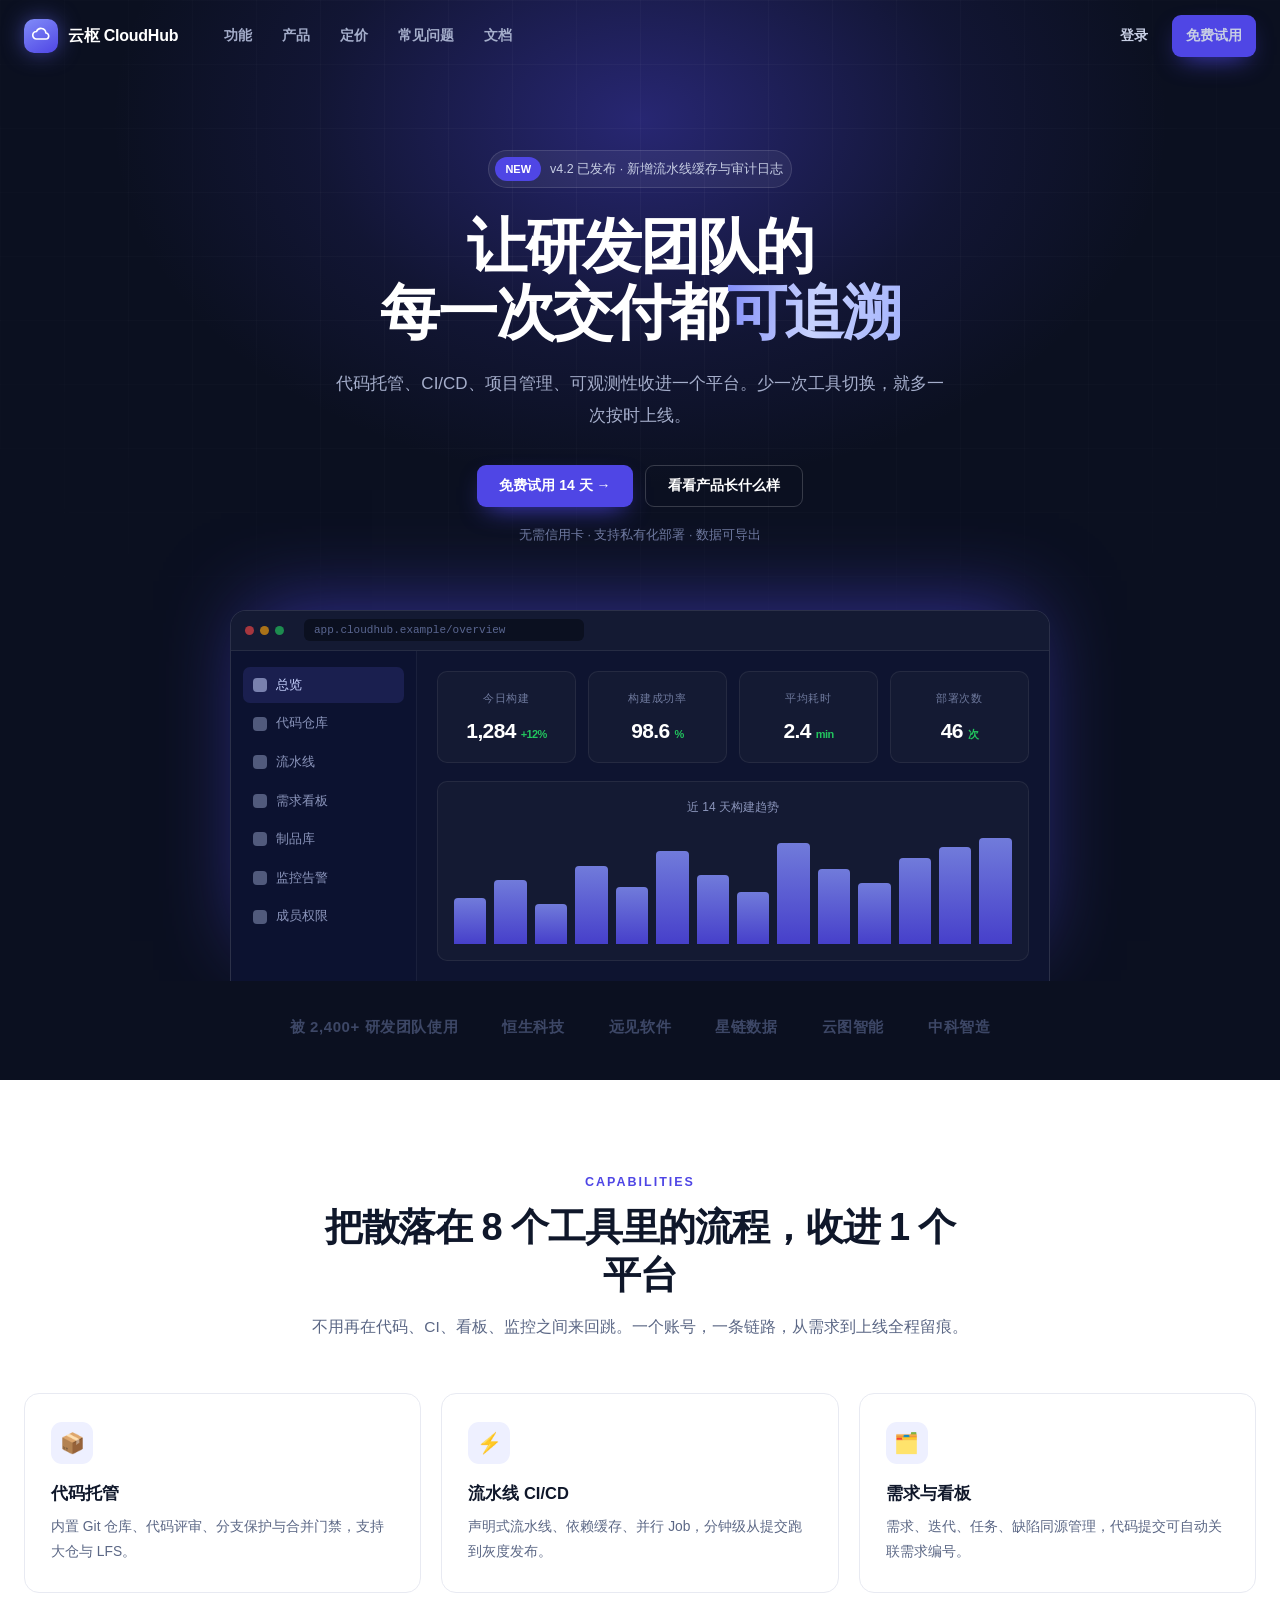
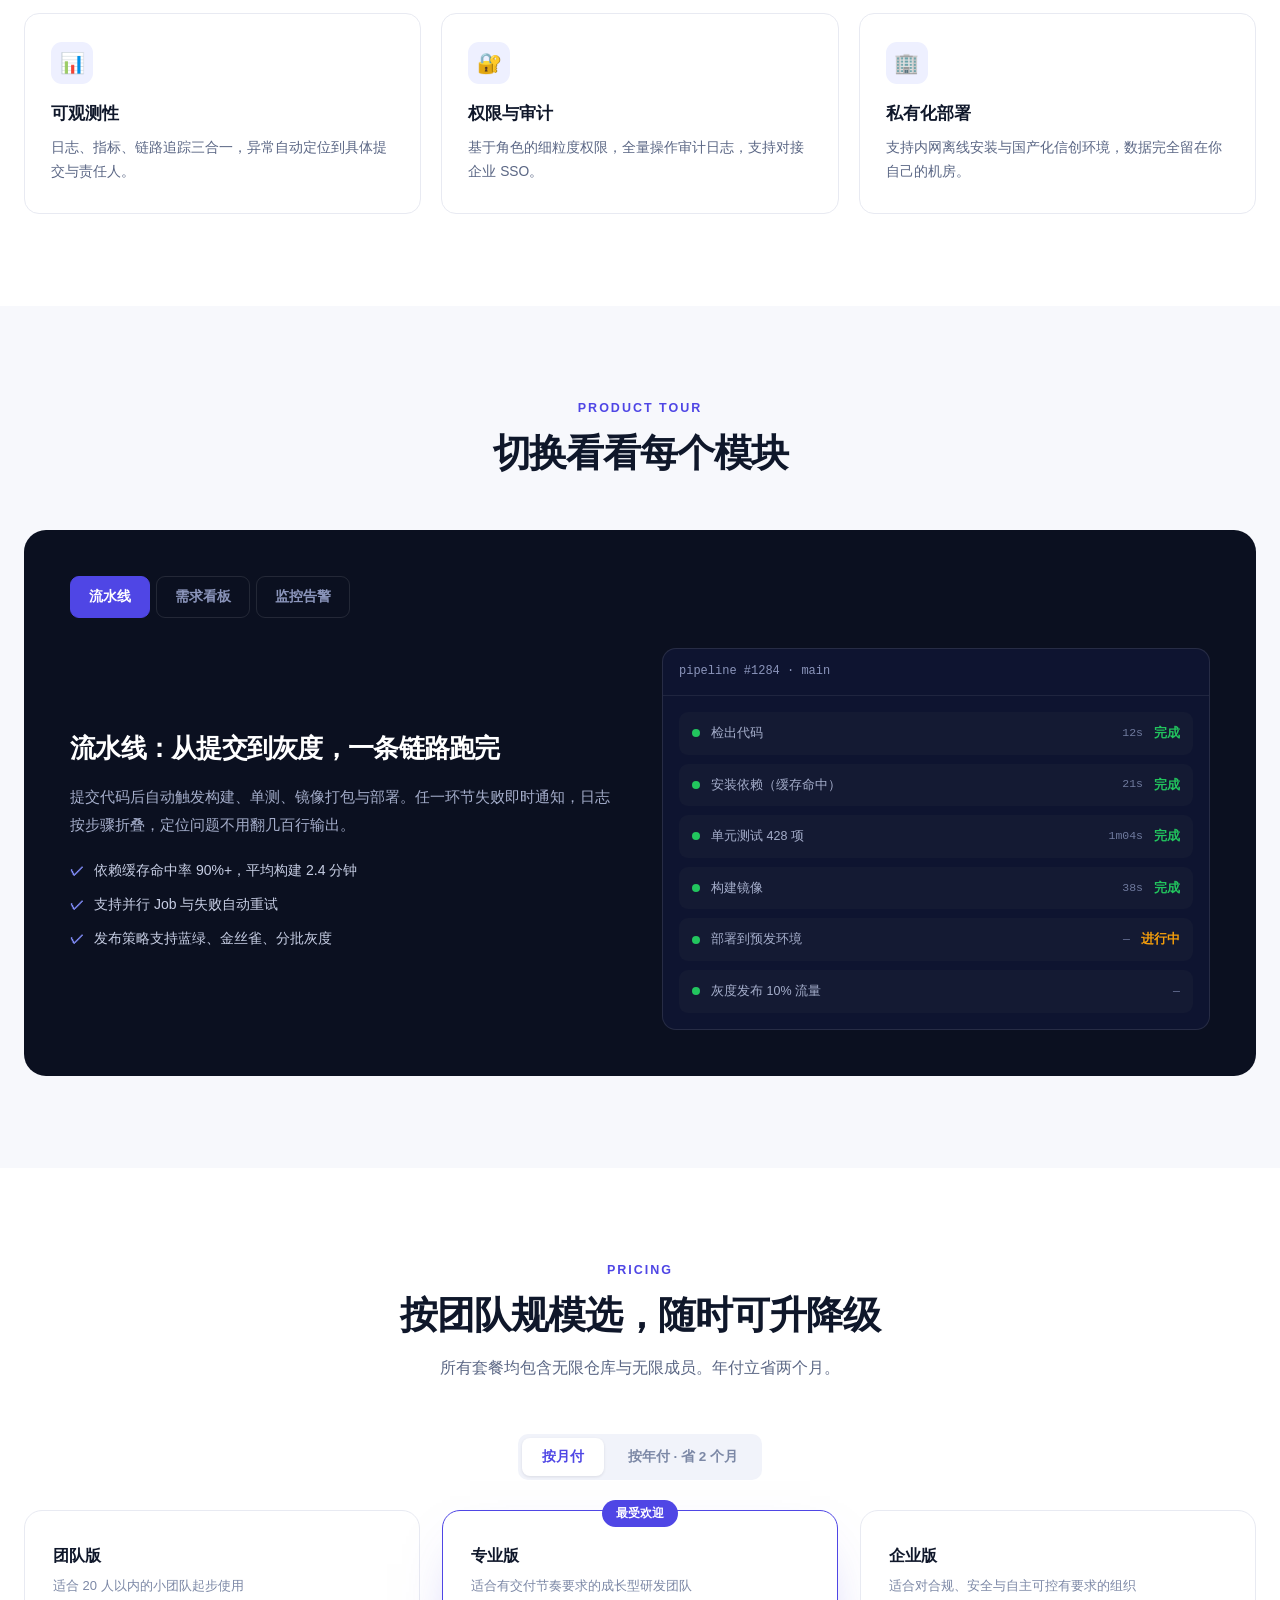
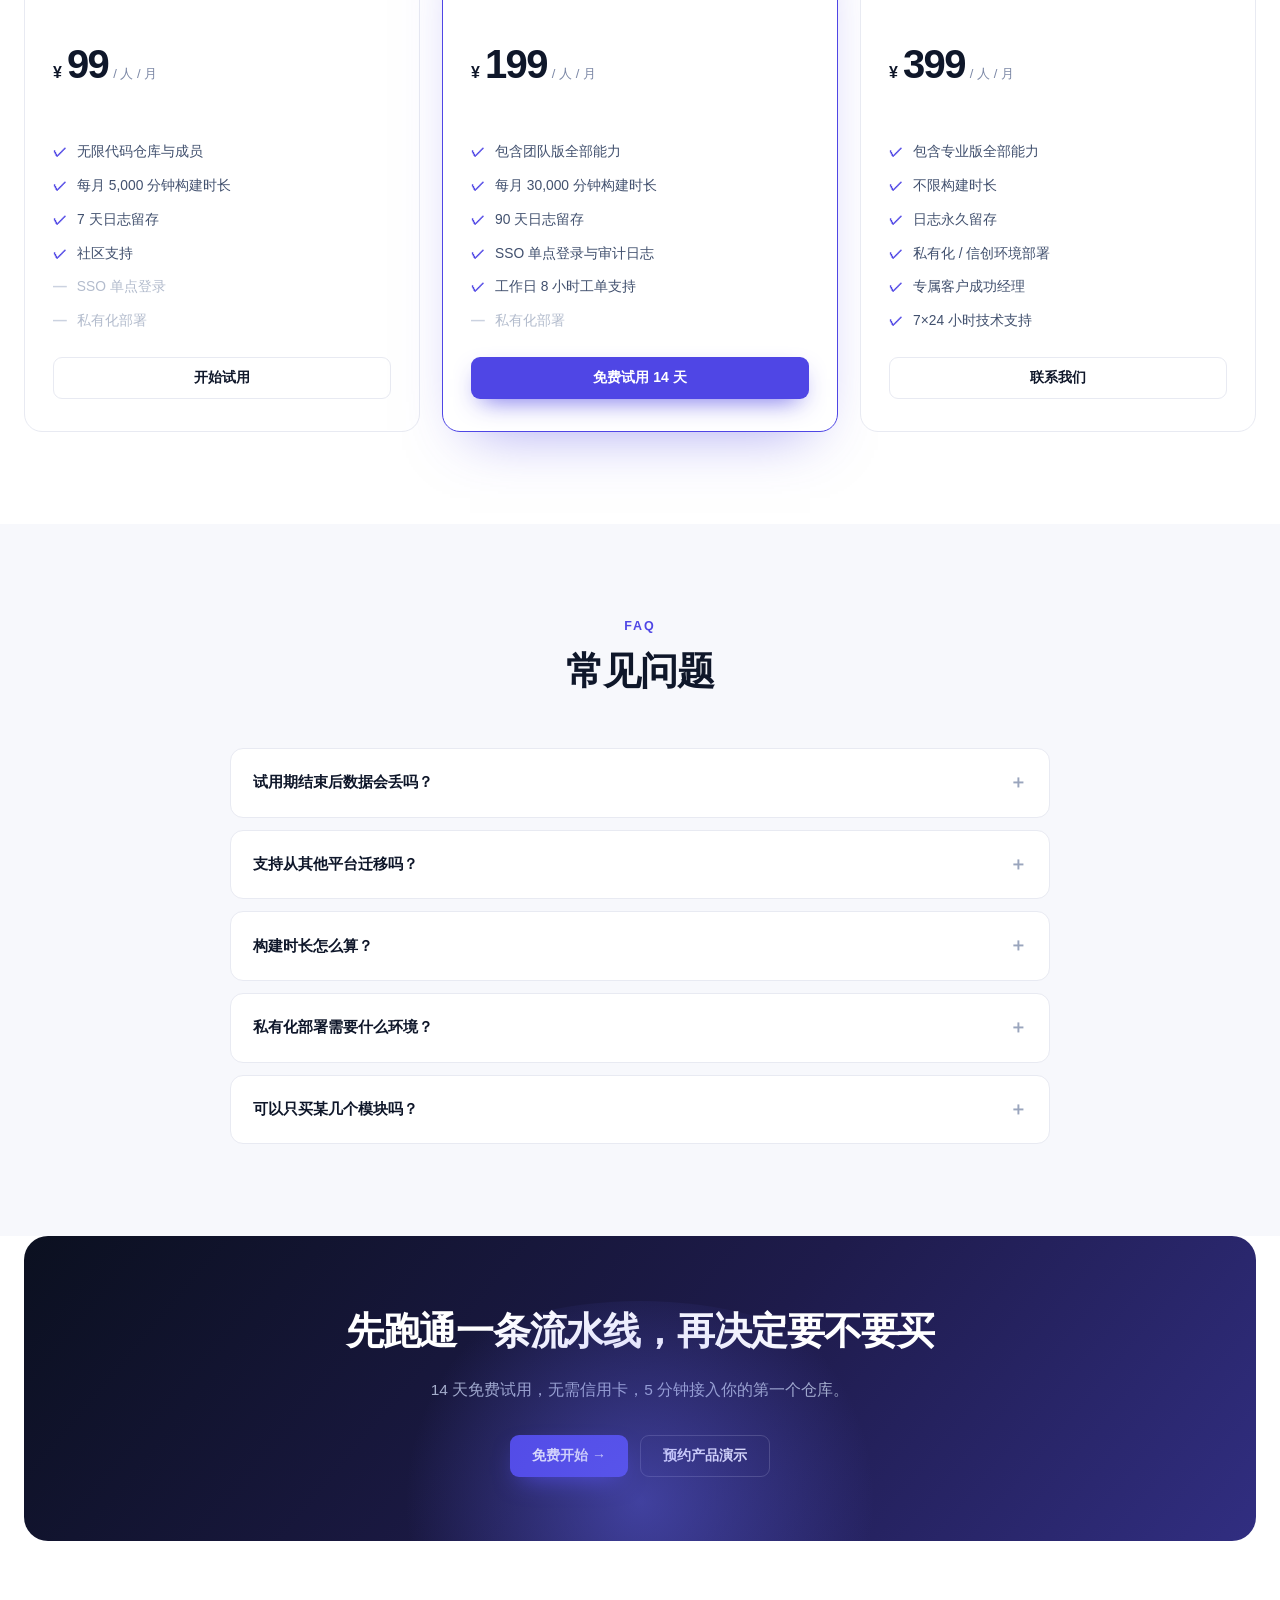
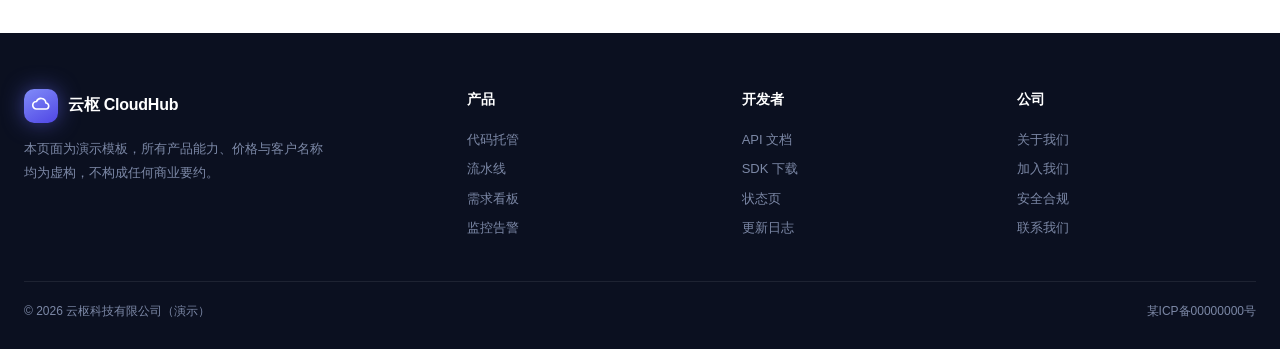
<file: sites/tech-saas/index.html>
<!DOCTYPE html>
<html lang="zh-CN">
<head>
<meta charset="UTF-8">
<meta name="viewport" content="width=device-width, initial-scale=1">
<title>云枢 CloudHub · 一站式研发协作平台</title>
<meta name="description" content="云枢 CloudHub：代码托管、CI/CD、项目管理、可观测性一体化研发协作平台，支持私有化部署。">
<link rel="stylesheet" href="../../assets/css/base.css">
<style>
/* ============ 云枢 CloudHub · 现代 SaaS 风（深色 Hero + 靛蓝） ============ */
:root{ --iv:#4f46e5; --iv-2:#6366f1; --iv-3:#818cf8; --ink:#0b1020; --ink-2:#141a33; }
body{ background:#fff; color:#0f172a; }

/* 顶栏（浮在深色 hero 上） */
.hd{ position:absolute; top:0; left:0; right:0; z-index:60; }
.hd__in{ height:72px; display:flex; align-items:center; gap:32px; }
.lg{ display:flex; align-items:center; gap:10px; }
.lg__m{ width:34px;height:34px;border-radius:10px; background:linear-gradient(150deg,#818cf8,#4f46e5); display:grid;place-items:center; box-shadow:0 0 24px -4px rgba(99,102,241,.9); }
.lg__m svg{ width:18px;height:18px;color:#fff; }
.lg__t{ font-size:16px; font-weight:800; color:#fff; letter-spacing:-.015em; }
.hd__nav{ display:flex; gap:2px; }
.hd__nav a{ padding:8px 14px; border-radius:8px; font-size:14px; font-weight:600; color:#a5aecb; transition:.2s; }
.hd__nav a:hover{ color:#fff; background:rgba(255,255,255,.07); }
.hd__cta{ margin-left:auto; display:flex; align-items:center; gap:10px; }
.hd__cta a{ font-size:14px; font-weight:650; color:#c7cee4; padding:8px 14px; }
.hd__cta a:hover{ color:#fff; }
.bt{ display:inline-flex; align-items:center; gap:8px; height:42px; padding:0 22px; border-radius:9px; font-size:14px; font-weight:700; transition:.22s; }
.bt--iv{ background:var(--iv); color:#fff; box-shadow:0 10px 26px -10px rgba(79,70,229,.9); }
.bt--iv:hover{ background:#4338ca; transform:translateY(-1px); }
.bt--g{ border:1px solid rgba(255,255,255,.18); color:#fff; }
.bt--g:hover{ background:rgba(255,255,255,.08); }

/* Hero */
.hero{ position:relative; background:var(--ink); color:#fff; padding:150px 0 0; overflow:hidden; }
.hero::before{ content:''; position:absolute; top:-260px; left:50%; transform:translateX(-50%); width:1100px; height:760px;
  background:radial-gradient(ellipse at center, rgba(79,70,229,.42), rgba(79,70,229,.1) 42%, transparent 68%); }
.hero::after{ content:''; position:absolute; inset:0;
  background-image:linear-gradient(rgba(255,255,255,.035) 1px,transparent 1px),linear-gradient(90deg,rgba(255,255,255,.035) 1px,transparent 1px);
  background-size:64px 64px; mask-image:radial-gradient(70% 60% at 50% 20%,#000,transparent); }
.hero__in{ position:relative; z-index:2; text-align:center; max-width:820px; margin-inline:auto; }
.pill{ display:inline-flex; align-items:center; gap:9px; padding:6px 8px 6px 6px; border-radius:999px; background:rgba(255,255,255,.06); border:1px solid rgba(255,255,255,.12); font-size:12.5px; color:#c7cee4; margin-bottom:26px; }
.pill b{ padding:3px 10px; border-radius:999px; background:var(--iv); color:#fff; font-size:11px; font-weight:750; }
.hero h1{ font-size:clamp(32px,5.2vw,60px); font-weight:860; letter-spacing:-.038em; line-height:1.1; margin-bottom:22px; }
.hero h1 em{ font-style:normal; background:linear-gradient(100deg,#818cf8,#c7d2fe 50%,#a5b4fc); -webkit-background-clip:text; background-clip:text; color:transparent; }
.hero p{ color:#a5aecb; font-size:17px; line-height:1.85; max-width:620px; margin-inline:auto; }
.hero__btns{ display:flex; gap:12px; justify-content:center; margin-top:34px; flex-wrap:wrap; }
.hero__meta{ margin-top:18px; font-size:12.5px; color:#6f7a9e; }

/* 产品截图 */
.shot{ position:relative; z-index:3; margin-top:64px; border-radius:16px 16px 0 0; overflow:hidden;
  border:1px solid rgba(255,255,255,.12); border-bottom:0; background:#0e1430; box-shadow:0 -20px 80px -20px rgba(79,70,229,.6); }
.shot__bar{ height:40px; display:flex; align-items:center; gap:6px; padding:0 14px; background:#141a33; border-bottom:1px solid rgba(255,255,255,.08); }
.shot__bar i{ width:9px;height:9px;border-radius:50%; background:#2a3358; }
.shot__bar i:nth-child(1){ background:#ef4444aa; } .shot__bar i:nth-child(2){ background:#f59e0baa; } .shot__bar i:nth-child(3){ background:#22c55eaa; }
.shot__url{ margin-left:14px; flex:1; max-width:280px; height:22px; border-radius:6px; background:#0b1020; display:flex; align-items:center; padding:0 10px; font-size:11px; color:#5a6690; font-family:var(--f-mono); }
.shot__body{ display:grid; grid-template-columns:186px 1fr; min-height:330px; }
.shot__side{ background:#0c1230; border-right:1px solid rgba(255,255,255,.06); padding:16px 12px; }
.snav{ display:flex; align-items:center; gap:9px; padding:8px 10px; border-radius:7px; font-size:12.5px; color:#8b95bb; margin-bottom:2px; }
.snav.on{ background:rgba(99,102,241,.16); color:#c7d2fe; }
.snav b{ width:14px;height:14px;border-radius:4px; background:currentColor; opacity:.55; }
.shot__main{ padding:20px; }
.kpi{ display:grid; grid-template-columns:repeat(4,1fr); gap:12px; margin-bottom:18px; }
.kp{ background:#141a33; border:1px solid rgba(255,255,255,.07); border-radius:10px; padding:13px 15px; }
.kp small{ font-size:10.5px; color:#6f7a9e; letter-spacing:.06em; }
.kp b{ display:block; font-size:21px; font-weight:820; margin-top:5px; letter-spacing:-.03em; font-variant-numeric:tabular-nums; }
.kp b span{ font-size:11px; color:#22c55e; font-weight:700; margin-left:5px; }
.chart{ background:#141a33; border:1px solid rgba(255,255,255,.07); border-radius:10px; padding:16px; }
.chart__h{ font-size:12px; color:#8b95bb; margin-bottom:16px; }
.bars{ display:flex; align-items:flex-end; gap:8px; height:110px; }
.bars i{ flex:1; border-radius:4px 4px 0 0; background:linear-gradient(to top,#4f46e5,#818cf8); opacity:.85; }

/* 客户条 */
.logos{ background:#0b1020; padding:34px 0 40px; }
.logos__in{ display:flex; align-items:center; justify-content:center; gap:44px; flex-wrap:wrap; }
.logos__in span{ font-size:15px; font-weight:750; color:#3d4766; letter-spacing:.04em; }

/* 区块 */
.sec{ padding:92px 0; }
.sec--g{ background:#f7f8fc; }
.sh{ text-align:center; max-width:660px; margin:0 auto 52px; }
.sh__e{ font-size:12.5px; font-weight:800; color:var(--iv); letter-spacing:.16em; text-transform:uppercase; }
.sh__t{ font-size:clamp(25px,3.1vw,38px); font-weight:840; letter-spacing:-.03em; margin-top:12px; line-height:1.25; }
.sh__d{ color:#5b6785; margin-top:14px; font-size:15.5px; line-height:1.8; }

/* 功能 */
.feats{ display:grid; grid-template-columns:repeat(3,1fr); gap:20px; }
.fs{ border:1px solid #e8eaf2; border-radius:15px; padding:28px 26px; background:#fff; transition:.26s; }
.fs:hover{ border-color:#c7cbf0; box-shadow:0 22px 44px -24px rgba(15,23,42,.28); transform:translateY(-4px); }
.fs__ic{ width:42px;height:42px;border-radius:11px; background:#eef0ff; display:grid;place-items:center; font-size:20px; margin-bottom:16px; }
.fs h3{ font-size:16.5px; font-weight:760; margin-bottom:8px; }
.fs p{ font-size:13.8px; color:#5b6785; line-height:1.78; }

/* 产品视图切换 */
.views{ background:var(--ink); border-radius:22px; padding:46px; color:#fff; overflow:hidden; }
.views__tabs{ display:flex; gap:6px; margin-bottom:30px; flex-wrap:wrap; }
.views__tabs button{ padding:9px 18px; border-radius:9px; font-size:13.5px; font-weight:650; color:#8b95bb; border:1px solid rgba(255,255,255,.1); transition:.2s; }
.views__tabs button.on{ background:var(--iv); border-color:var(--iv); color:#fff; }
.views__bd{ display:grid; grid-template-columns:1fr 1fr; gap:44px; align-items:center; }
.views__bd h3{ font-size:26px; font-weight:830; letter-spacing:-.028em; margin-bottom:14px; }
.views__bd p{ color:#a5aecb; font-size:14.5px; line-height:1.9; }
.views__bd ul{ margin-top:20px; display:flex; flex-direction:column; gap:11px; }
.views__bd li{ display:flex; gap:10px; font-size:14px; color:#c7cee4; }
.views__bd li::before{ content:'✓'; color:#818cf8; font-weight:800; }
.vmock{ border-radius:14px; border:1px solid rgba(255,255,255,.1); background:#0e1430; overflow:hidden; }
.vmock__h{ padding:13px 16px; border-bottom:1px solid rgba(255,255,255,.07); font-size:12px; color:#8b95bb; font-family:var(--f-mono); }
.vmock__b{ padding:16px; display:flex; flex-direction:column; gap:9px; }
.vrow{ display:flex; align-items:center; gap:11px; padding:11px 13px; border-radius:9px; background:#141a33; font-size:12.5px; color:#a5aecb; }
.vrow b{ width:8px;height:8px;border-radius:50%; background:#22c55e; flex:none; }
.vrow .sp{ flex:1 }
.vrow em{ font-style:normal; font-family:var(--f-mono); font-size:11.5px; color:#6f7a9e; }
.vrow .ok{ color:#22c55e; font-weight:700; } .vrow .run{ color:#f59e0b; font-weight:700; }

/* 定价 */
.plans{ display:grid; grid-template-columns:repeat(3,1fr); gap:22px; align-items:start; }
.pl{ border:1px solid #e8eaf2; border-radius:18px; padding:32px 28px; background:#fff; transition:.26s; position:relative; }
.pl--hot{ border-color:var(--iv); box-shadow:0 26px 56px -28px rgba(79,70,229,.5); }
.pl__flag{ position:absolute; top:-11px; left:50%; transform:translateX(-50%); padding:4px 14px; border-radius:999px; background:var(--iv); color:#fff; font-size:11.5px; font-weight:750; }
.pl__n{ font-size:16px; font-weight:780; }
.pl__d{ font-size:13px; color:#7c88a6; margin-top:6px; min-height:38px; }
.pl__p{ display:flex; align-items:baseline; gap:5px; margin:18px 0 6px; }
.pl__p b{ font-size:40px; font-weight:860; letter-spacing:-.04em; font-variant-numeric:tabular-nums; }
.pl__p i{ font-size:16px; font-style:normal; font-weight:700; }
.pl__p span{ font-size:13px; color:#7c88a6; }
.pl__save{ font-size:12px; color:var(--iv); font-weight:700; min-height:18px; }
.pl ul{ margin:20px 0 24px; display:flex; flex-direction:column; gap:11px; }
.pl li{ display:flex; gap:10px; font-size:13.8px; color:#41506e; }
.pl li::before{ content:'✓'; color:var(--iv); font-weight:800; }
.pl li.off{ color:#b3bccd; } .pl li.off::before{ content:'—'; color:#cbd2e0; }
.pl .bt{ width:100%; justify-content:center; }

/* FAQ */
.faq{ max-width:820px; margin-inline:auto; display:flex; flex-direction:column; gap:12px; }
.fq{ border:1px solid #e8eaf2; border-radius:13px; background:#fff; overflow:hidden; }
.fq__q{ width:100%; display:flex; align-items:center; gap:14px; padding:19px 22px; font-size:15px; font-weight:680; text-align:left; transition:.2s; }
.fq__q:hover{ background:#fafbff; }
.fq__q i{ margin-left:auto; font-style:normal; color:#9aa5bd; transition:.26s; flex:none; font-size:18px; }
.fq.on .fq__q i{ transform:rotate(45deg); color:var(--iv); }
.fq__a{ max-height:0; overflow:hidden; transition:max-height .3s var(--ease); }
.fq__a p{ padding:0 22px 20px; font-size:14px; color:#5b6785; line-height:1.85; }

/* CTA */
.cta{ background:linear-gradient(130deg,#0b1020,#1e1b4b 55%,#312e81); border-radius:24px; padding:64px 56px; text-align:center; color:#fff; position:relative; overflow:hidden; }
.cta::after{ content:''; position:absolute; left:50%; bottom:-160px; transform:translateX(-50%); width:600px;height:400px; border-radius:50%; background:radial-gradient(circle,rgba(99,102,241,.5),transparent 65%); }
.cta h2{ font-size:clamp(24px,3.2vw,38px); font-weight:850; letter-spacing:-.032em; position:relative; }
.cta p{ color:#a5aecb; margin-top:14px; font-size:15.5px; position:relative; }
.cta__btns{ display:flex; gap:12px; justify-content:center; margin-top:32px; flex-wrap:wrap; position:relative; }

/* 页脚 */
.ft{ background:var(--ink); color:#7c88a6; padding:56px 0 28px; font-size:13px; }
.ft__g{ display:grid; grid-template-columns:1.7fr repeat(3,1fr); gap:36px; }
.ft h5{ color:#fff; font-size:13.5px; margin-bottom:14px; }
.ft a{ display:block; padding:4px 0; color:#7c88a6; transition:.2s; }
.ft a:hover{ color:#a5b4fc; }
.ft__bot{ margin-top:38px; padding-top:20px; border-top:1px solid rgba(255,255,255,.08); display:flex; justify-content:space-between; flex-wrap:wrap; gap:10px; font-size:12px; }

@media(max-width:1000px){
  .feats,.plans{ grid-template-columns:1fr 1fr; }
  .pl--hot{ grid-row:1; }
  .views__bd{ grid-template-columns:1fr; gap:28px; }
  .shot__body{ grid-template-columns:1fr; }
  .shot__side{ display:none; }
  .kpi{ grid-template-columns:1fr 1fr; }
  .ft__g{ grid-template-columns:1fr 1fr; }
  .hd__nav{ display:none; }
  .views{ padding:30px 24px; }
}
@media(max-width:680px){
  .feats,.plans{ grid-template-columns:1fr; }
  .hero{ padding-top:120px; }
  .cta{ padding:40px 26px; }
  .sec{ padding:64px 0; }
}
</style>
</head>
<body>

<header class="hd">
  <div class="wrap hd__in">
    <div class="lg">
      <div class="lg__m"><svg viewBox="0 0 24 24" fill="none" stroke="currentColor" stroke-width="2.2" stroke-linecap="round" stroke-linejoin="round"><path d="M6 16a5 5 0 010-10 6.5 6.5 0 0112.5 2A4 4 0 0118 16H6z"/></svg></div>
      <div class="lg__t">云枢 CloudHub</div>
    </div>
    <nav class="hd__nav">
      <a href="#feats">功能</a><a href="#views">产品</a><a href="#plans">定价</a><a href="#faq">常见问题</a><a href="#">文档</a>
    </nav>
    <div class="hd__cta">
      <a href="#">登录</a>
      <a class="bt bt--iv" href="#plans">免费试用</a>
    </div>
  </div>
</header>

<!-- Hero -->
<section class="hero">
  <div class="wrap hero__in">
    <span class="pill"><b>NEW</b> v4.2 已发布 · 新增流水线缓存与审计日志</span>
    <h1>让研发团队的<br>每一次交付都<em>可追溯</em></h1>
    <p>代码托管、CI/CD、项目管理、可观测性收进一个平台。少一次工具切换，就多一次按时上线。</p>
    <div class="hero__btns">
      <a class="bt bt--iv" href="#plans">免费试用 14 天 →</a>
      <a class="bt bt--g" href="#views">看看产品长什么样</a>
    </div>
    <div class="hero__meta">无需信用卡 · 支持私有化部署 · 数据可导出</div>

    <!-- 产品截图 -->
    <div class="shot">
      <div class="shot__bar">
        <i></i><i></i><i></i>
        <span class="shot__url">app.cloudhub.example/overview</span>
      </div>
      <div class="shot__body">
        <aside class="shot__side">
          <div class="snav on"><b></b>总览</div>
          <div class="snav"><b></b>代码仓库</div>
          <div class="snav"><b></b>流水线</div>
          <div class="snav"><b></b>需求看板</div>
          <div class="snav"><b></b>制品库</div>
          <div class="snav"><b></b>监控告警</div>
          <div class="snav"><b></b>成员权限</div>
        </aside>
        <div class="shot__main">
          <div class="kpi">
            <div class="kp"><small>今日构建</small><b>1,284<span>+12%</span></b></div>
            <div class="kp"><small>构建成功率</small><b>98.6<span>%</span></b></div>
            <div class="kp"><small>平均耗时</small><b>2.4<span>min</span></b></div>
            <div class="kp"><small>部署次数</small><b>46<span>次</span></b></div>
          </div>
          <div class="chart">
            <div class="chart__h">近 14 天构建趋势</div>
            <div class="bars">
              <i style="height:42%"></i><i style="height:58%"></i><i style="height:36%"></i><i style="height:71%"></i>
              <i style="height:52%"></i><i style="height:84%"></i><i style="height:63%"></i><i style="height:47%"></i>
              <i style="height:92%"></i><i style="height:68%"></i><i style="height:55%"></i><i style="height:78%"></i>
              <i style="height:88%"></i><i style="height:96%"></i>
            </div>
          </div>
        </div>
      </div>
    </div>
  </div>
</section>

<div class="logos">
  <div class="wrap logos__in">
    <span>被 2,400+ 研发团队使用</span>
    <span>恒生科技</span><span>远见软件</span><span>星链数据</span><span>云图智能</span><span>中科智造</span>
  </div>
</div>

<!-- 功能 -->
<section class="sec" id="feats">
  <div class="wrap">
    <div class="sh">
      <div class="sh__e">Capabilities</div>
      <h2 class="sh__t">把散落在 8 个工具里的流程，收进 1 个平台</h2>
      <p class="sh__d">不用再在代码、CI、看板、监控之间来回跳。一个账号，一条链路，从需求到上线全程留痕。</p>
    </div>
    <div class="feats">
      <div class="fs"><div class="fs__ic">📦</div><h3>代码托管</h3><p>内置 Git 仓库、代码评审、分支保护与合并门禁，支持大仓与 LFS。</p></div>
      <div class="fs"><div class="fs__ic">⚡</div><h3>流水线 CI/CD</h3><p>声明式流水线、依赖缓存、并行 Job，分钟级从提交跑到灰度发布。</p></div>
      <div class="fs"><div class="fs__ic">🗂️</div><h3>需求与看板</h3><p>需求、迭代、任务、缺陷同源管理，代码提交可自动关联需求编号。</p></div>
      <div class="fs"><div class="fs__ic">📊</div><h3>可观测性</h3><p>日志、指标、链路追踪三合一，异常自动定位到具体提交与责任人。</p></div>
      <div class="fs"><div class="fs__ic">🔐</div><h3>权限与审计</h3><p>基于角色的细粒度权限，全量操作审计日志，支持对接企业 SSO。</p></div>
      <div class="fs"><div class="fs__ic">🏢</div><h3>私有化部署</h3><p>支持内网离线安装与国产化信创环境，数据完全留在你自己的机房。</p></div>
    </div>
  </div>
</section>

<!-- 产品视图 -->
<section class="sec sec--g" id="views">
  <div class="wrap">
    <div class="sh">
      <div class="sh__e">Product Tour</div>
      <h2 class="sh__t">切换看看每个模块</h2>
    </div>
    <div class="views">
      <div class="views__tabs">
        <button class="on" data-v="ci">流水线</button>
        <button data-v="board">需求看板</button>
        <button data-v="obs">监控告警</button>
      </div>
      <div class="views__bd">
        <div>
          <h3 id="vTitle">流水线：从提交到灰度，一条链路跑完</h3>
          <p id="vDesc">提交代码后自动触发构建、单测、镜像打包与部署。任一环节失败即时通知，日志按步骤折叠，定位问题不用翻几百行输出。</p>
          <ul id="vList">
            <li>依赖缓存命中率 90%+，平均构建 2.4 分钟</li>
            <li>支持并行 Job 与失败自动重试</li>
            <li>发布策略支持蓝绿、金丝雀、分批灰度</li>
          </ul>
        </div>
        <div class="vmock">
          <div class="vmock__h" id="vMockH">pipeline #1284 · main</div>
          <div class="vmock__b" id="vMockB"></div>
        </div>
      </div>
    </div>
  </div>
</section>

<!-- 定价 -->
<section class="sec" id="plans">
  <div class="wrap">
    <div class="sh">
      <div class="sh__e">Pricing</div>
      <h2 class="sh__t">按团队规模选，随时可升降级</h2>
      <p class="sh__d">所有套餐均包含无限仓库与无限成员。年付立省两个月。</p>
    </div>
    <div style="display:flex;justify-content:center;margin-bottom:30px">
      <div class="sorts" style="display:flex;gap:4px;background:#f1f3fa;padding:4px;border-radius:10px">
        <button class="on" data-cycle="m" style="padding:8px 20px;border-radius:8px;font-size:13.5px;font-weight:650;background:#fff;color:var(--iv);box-shadow:0 1px 3px rgba(15,23,42,.1)">按月付</button>
        <button data-cycle="y" style="padding:8px 20px;border-radius:8px;font-size:13.5px;font-weight:650;color:#7c88a6">按年付 · 省 2 个月</button>
      </div>
    </div>

    <div class="plans">
      <div class="pl">
        <div class="pl__n">团队版</div>
        <div class="pl__d">适合 20 人以内的小团队起步使用</div>
        <div class="pl__p"><i>¥</i><b data-m="99" data-y="82">99</b><span>/ 人 / 月</span></div>
        <div class="pl__save" data-m="" data-y="年付立省 ¥204 / 人"></div>
        <ul>
          <li>无限代码仓库与成员</li>
          <li>每月 5,000 分钟构建时长</li>
          <li>7 天日志留存</li>
          <li>社区支持</li>
          <li class="off">SSO 单点登录</li>
          <li class="off">私有化部署</li>
        </ul>
        <a class="bt bt--g" href="#" style="border-color:#e8eaf2;color:#0f172a">开始试用</a>
      </div>

      <div class="pl pl--hot">
        <div class="pl__flag">最受欢迎</div>
        <div class="pl__n">专业版</div>
        <div class="pl__d">适合有交付节奏要求的成长型研发团队</div>
        <div class="pl__p"><i>¥</i><b data-m="199" data-y="166">199</b><span>/ 人 / 月</span></div>
        <div class="pl__save" data-m="" data-y="年付立省 ¥396 / 人"></div>
        <ul>
          <li>包含团队版全部能力</li>
          <li>每月 30,000 分钟构建时长</li>
          <li>90 天日志留存</li>
          <li>SSO 单点登录与审计日志</li>
          <li>工作日 8 小时工单支持</li>
          <li class="off">私有化部署</li>
        </ul>
        <a class="bt bt--iv" href="#">免费试用 14 天</a>
      </div>

      <div class="pl">
        <div class="pl__n">企业版</div>
        <div class="pl__d">适合对合规、安全与自主可控有要求的组织</div>
        <div class="pl__p"><i>¥</i><b data-m="399" data-y="332">399</b><span>/ 人 / 月</span></div>
        <div class="pl__save" data-m="" data-y="年付立省 ¥804 / 人"></div>
        <ul>
          <li>包含专业版全部能力</li>
          <li>不限构建时长</li>
          <li>日志永久留存</li>
          <li>私有化 / 信创环境部署</li>
          <li>专属客户成功经理</li>
          <li>7×24 小时技术支持</li>
        </ul>
        <a class="bt bt--g" href="#" style="border-color:#e8eaf2;color:#0f172a">联系我们</a>
      </div>
    </div>
  </div>
</section>

<!-- FAQ -->
<section class="sec sec--g" id="faq">
  <div class="wrap">
    <div class="sh">
      <div class="sh__e">FAQ</div>
      <h2 class="sh__t">常见问题</h2>
    </div>
    <div class="faq">
      <div class="fq"><button class="fq__q">试用期结束后数据会丢吗？<i>＋</i></button><div class="fq__a"><p>不会。试用期结束后仓库与数据会保留 90 天，期间随时可以补差价转为正式套餐，数据无缝衔接。</p></div></div>
      <div class="fq"><button class="fq__q">支持从其他平台迁移吗？<i>＋</i></button><div class="fq__a"><p>支持。我们提供一键导入工具，可迁移 Git 仓库、Issue、PR 历史与成员权限，迁移过程不影响原平台使用。</p></div></div>
      <div class="fq"><button class="fq__q">构建时长怎么算？<i>＋</i></button><div class="fq__a"><p>按实际执行分钟数计算，同一账号下的并行 Job 分别计时。排队等待时间不计入，缓存命中的依赖下载也不计入。</p></div></div>
      <div class="fq"><button class="fq__q">私有化部署需要什么环境？<i>＋</i></button><div class="fq__a"><p>支持主流 Linux 发行版与国产化信创环境（麒麟、统信等），最低 8 核 32G 单机即可起步，也支持 K8s 集群部署。</p></div></div>
      <div class="fq"><button class="fq__q">可以只买某几个模块吗？<i>＋</i></button><div class="fq__a"><p>可以。企业版支持模块化采购，比如只购买代码托管 + 流水线，或只购买监控告警，具体请联系销售定制方案。</p></div></div>
    </div>
  </div>
</section>

<!-- CTA -->
<section class="sec" style="padding-top:0">
  <div class="wrap">
    <div class="cta">
      <h2>先跑通一条流水线，再决定要不要买</h2>
      <p>14 天免费试用，无需信用卡，5 分钟接入你的第一个仓库。</p>
      <div class="cta__btns">
        <a class="bt bt--iv" href="#">免费开始 →</a>
        <a class="bt bt--g" href="#">预约产品演示</a>
      </div>
    </div>
  </div>
</section>

<footer class="ft">
  <div class="wrap">
    <div class="ft__g">
      <div>
        <div class="lg" style="margin-bottom:14px">
          <div class="lg__m"><svg viewBox="0 0 24 24" fill="none" stroke="currentColor" stroke-width="2.2" stroke-linecap="round" stroke-linejoin="round"><path d="M6 16a5 5 0 010-10 6.5 6.5 0 0112.5 2A4 4 0 0118 16H6z"/></svg></div>
          <div class="lg__t">云枢 CloudHub</div>
        </div>
        <p style="max-width:300px;line-height:1.85">本页面为演示模板，所有产品能力、价格与客户名称均为虚构，不构成任何商业要约。</p>
      </div>
      <div><h5>产品</h5><a href="#feats">代码托管</a><a href="#feats">流水线</a><a href="#feats">需求看板</a><a href="#feats">监控告警</a></div>
      <div><h5>开发者</h5><a href="#">API 文档</a><a href="#">SDK 下载</a><a href="#">状态页</a><a href="#">更新日志</a></div>
      <div><h5>公司</h5><a href="#">关于我们</a><a href="#">加入我们</a><a href="#">安全合规</a><a href="#">联系我们</a></div>
    </div>
    <div class="ft__bot">
      <span>© 2026 云枢科技有限公司（演示）</span>
      <span>某ICP备00000000号</span>
    </div>
  </div>
</footer>

<script>
/* ---------- 产品视图切换 ---------- */
const VIEWS = {
  ci: {
    title:'流水线：从提交到灰度，一条链路跑完',
    desc:'提交代码后自动触发构建、单测、镜像打包与部署。任一环节失败即时通知，日志按步骤折叠，定位问题不用翻几百行输出。',
    list:['依赖缓存命中率 90%+，平均构建 2.4 分钟','支持并行 Job 与失败自动重试','发布策略支持蓝绿、金丝雀、分批灰度'],
    mockH:'pipeline #1284 · main',
    rows:[
      ['检出代码','12s','ok'],['安装依赖（缓存命中）','21s','ok'],['单元测试 428 项','1m04s','ok'],
      ['构建镜像','38s','ok'],['部署到预发环境','—','run'],['灰度发布 10% 流量','—',''],
    ],
  },
  board: {
    title:'需求看板：代码提交自动关联需求',
    desc:'需求、任务、缺陷在同一块看板上流转。提交信息里带上需求编号，看板会自动更新状态，不用再手动同步进度。',
    list:['支持 Scrum 迭代与看板两种模式','燃尽图、累计流图自动生成','提交 / PR 自动关联需求编号'],
    mockH:'迭代 24 · 进行中',
    rows:[
      ['【需求 #318】支持多环境配置','@林清野','ok'],['【缺陷 #204】登录超时未提示','@周叙','ok'],
      ['【需求 #322】看板筛选器优化','@陈默','run'],['【任务 #329】补充 API 文档','@未指派',''],
      ['【需求 #331】审计日志导出','@林清野',''],
    ],
  },
  obs: {
    title:'监控告警：异常直接定位到那次提交',
    desc:'日志、指标、链路三合一。指标异常时自动关联时间窗口内的发布记录，把「哪次上线引起的」直接摆在你面前。',
    list:['指标异常自动关联发布记录','日志全文检索，支持结构化字段过滤','告警支持钉钉 / 企微 / 短信 / Webhook'],
    mockH:'service: order-api · 近 1 小时',
    rows:[
      ['P99 响应时间 820ms（阈值 800ms）','告警','run'],['错误率 0.42%（阈值 0.5%）','正常','ok'],
      ['关联发布：v2.14.3 · 18 分钟前','@周叙',''],['下游依赖 payment-svc 超时 3 次','注意',''],
    ],
  },
};

const $ = s => document.querySelector(s);
const cls = t => t === 'ok' ? 'ok' : t === 'run' ? 'run' : '';

function drawView(k) {
  const v = VIEWS[k];
  $('#vTitle').textContent = v.title;
  $('#vDesc').textContent = v.desc;
  $('#vList').innerHTML = v.list.map(x => `<li>${x}</li>`).join('');
  $('#vMockH').textContent = v.mockH;
  $('#vMockB').innerHTML = v.rows.map(r => `
    <div class="vrow"><b></b><span class="sp">${r[0]}</span>
      <em>${r[1]}</em>
      ${r[2] ? `<span class="${cls(r[2])}">${r[2] === 'ok' ? '完成' : '进行中'}</span>` : ''}
    </div>`).join('');
}

document.querySelectorAll('.views__tabs button').forEach(b => b.addEventListener('click', () => {
  document.querySelectorAll('.views__tabs button').forEach(x => x.classList.toggle('on', x === b));
  drawView(b.dataset.v);
}));

/* ---------- 定价切换 ---------- */
document.querySelectorAll('[data-cycle]').forEach(b => b.addEventListener('click', () => {
  document.querySelectorAll('[data-cycle]').forEach(x => {
    const on = x === b;
    x.classList.toggle('on', on);
    x.style.background = on ? '#fff' : 'transparent';
    x.style.color = on ? 'var(--iv)' : '#7c88a6';
    x.style.boxShadow = on ? '0 1px 3px rgba(15,23,42,.1)' : 'none';
  });
  const y = b.dataset.cycle === 'y';
  document.querySelectorAll('.pl__p b').forEach(el => {
    el.textContent = y ? el.dataset.y : el.dataset.m;
  });
  document.querySelectorAll('.pl__save').forEach(el => {
    el.textContent = y ? el.dataset.y : el.dataset.m;
  });
}));

/* ---------- FAQ ---------- */
document.querySelectorAll('.fq__q').forEach(q => q.addEventListener('click', () => {
  const fq = q.parentElement;
  const a = fq.querySelector('.fq__a');
  const open = fq.classList.contains('on');

  document.querySelectorAll('.fq').forEach(x => {
    x.classList.remove('on');
    x.querySelector('.fq__a').style.maxHeight = '0px';
  });

  if (!open) {
    fq.classList.add('on');
    a.style.maxHeight = a.scrollHeight + 'px';
  }
}));

drawView('ci');
</script>
</body>
</html>
</file>
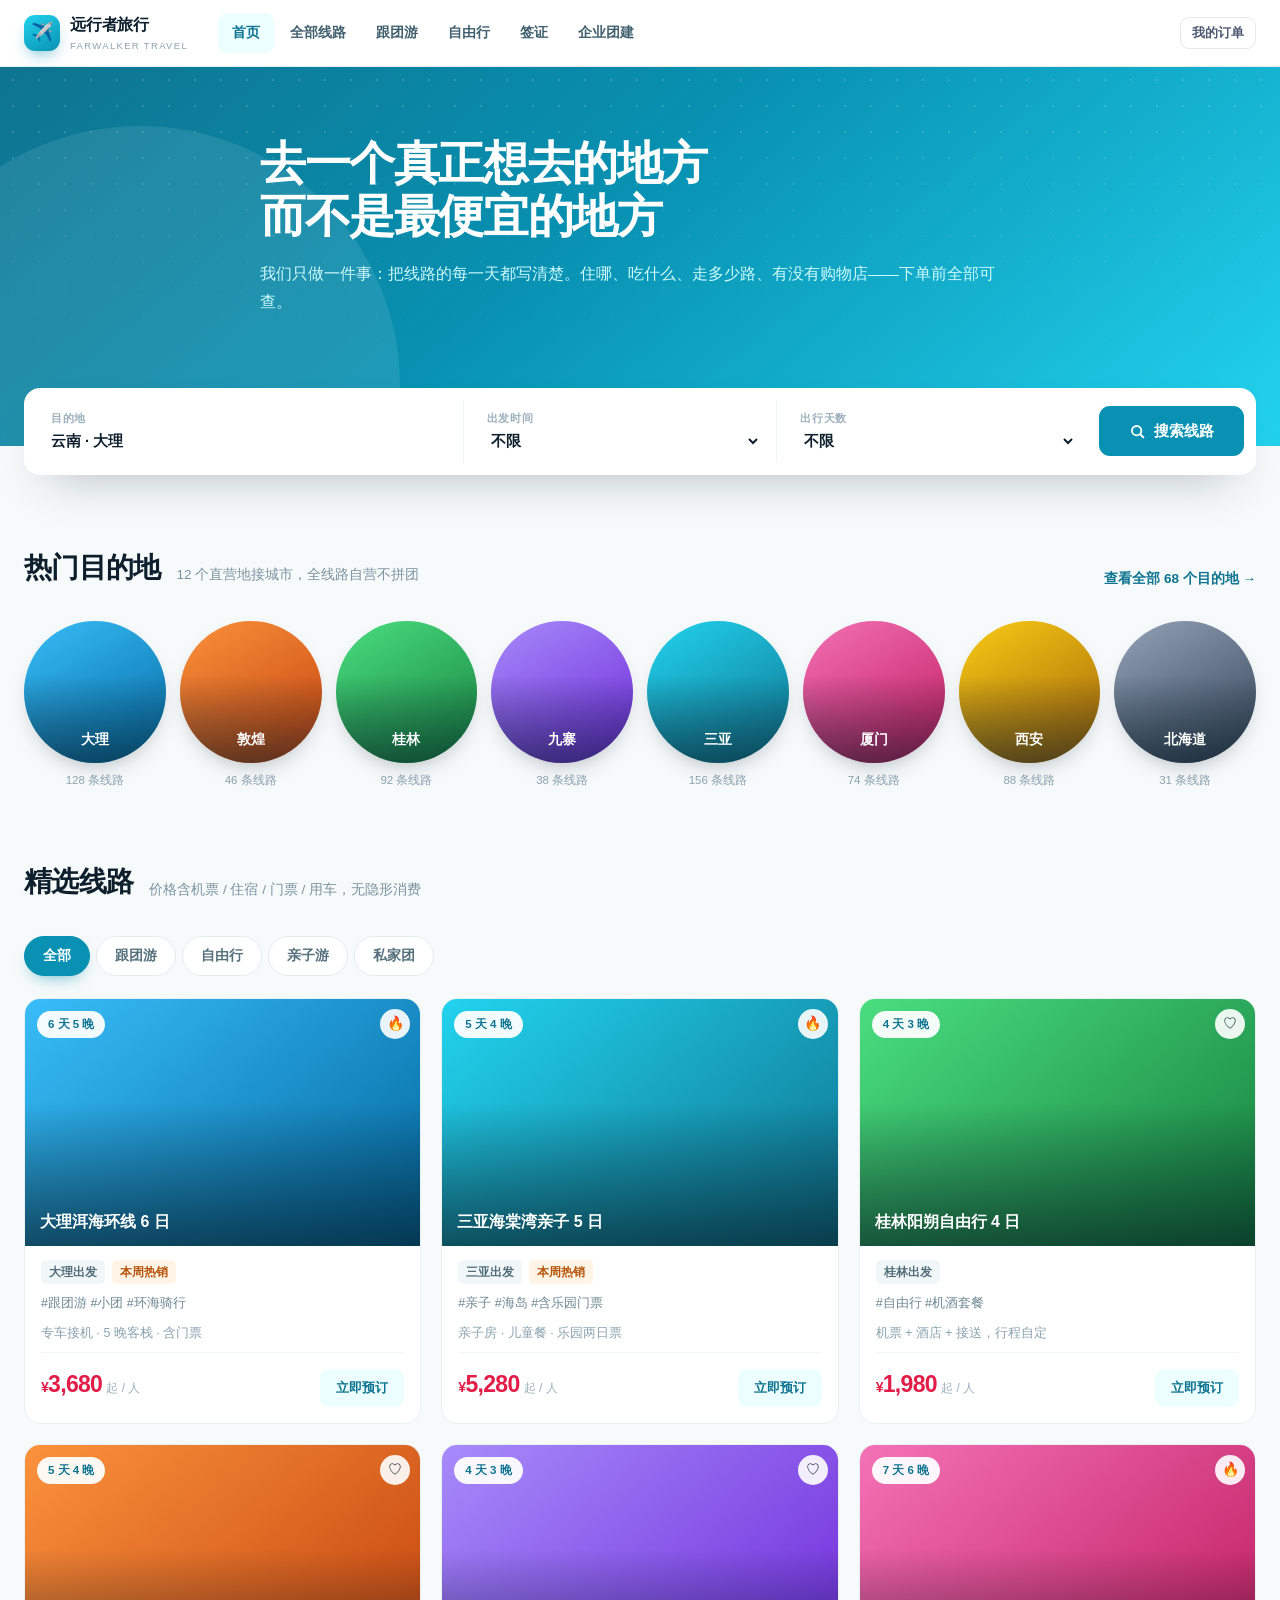
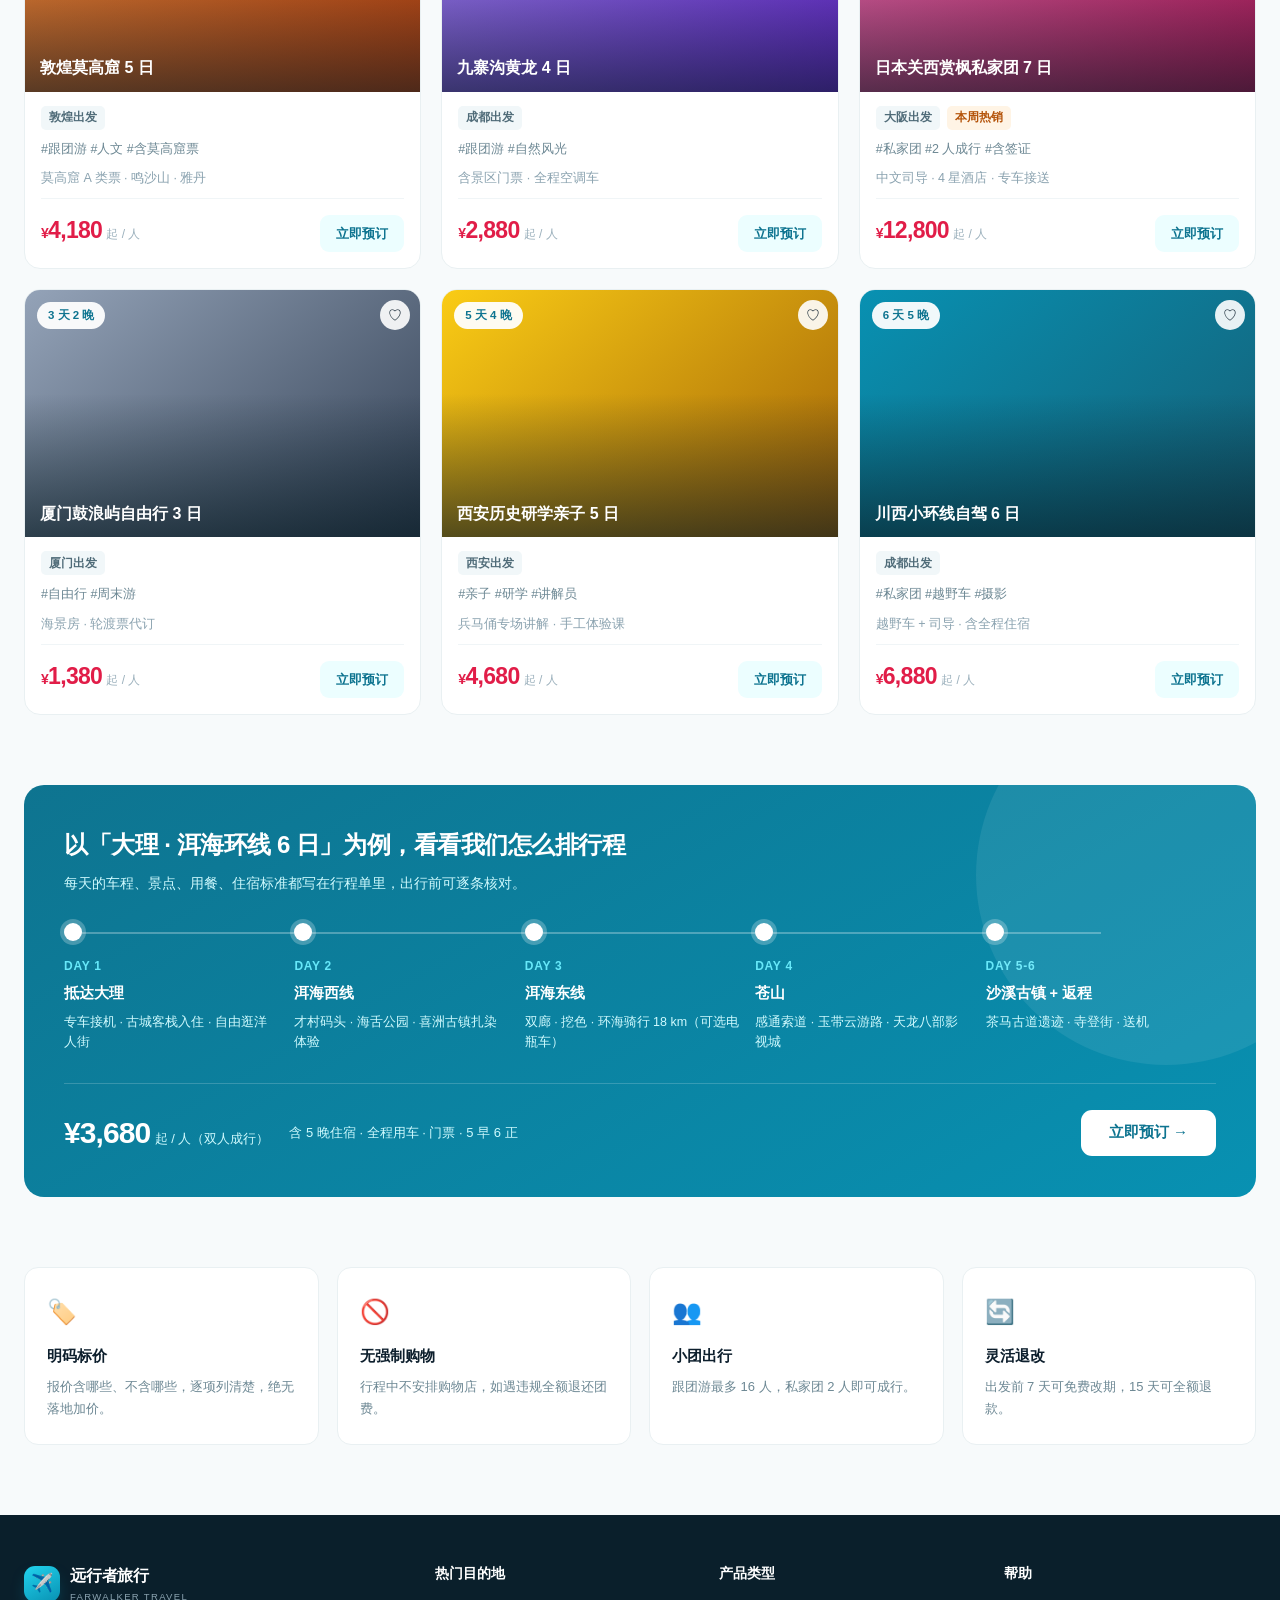
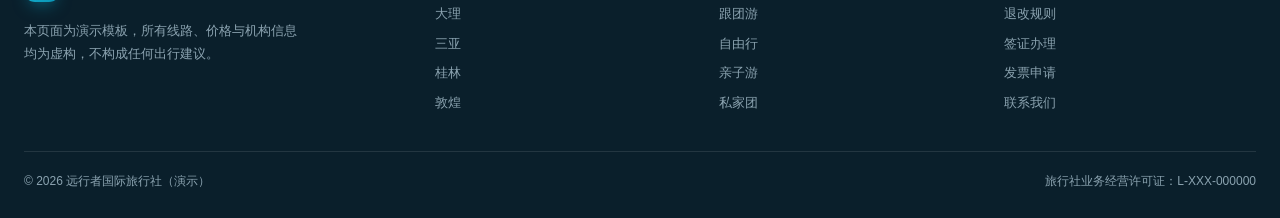
<file: sites/travel-agency/index.html>
<!DOCTYPE html>
<html lang="zh-CN">
<head>
<meta charset="UTF-8">
<meta name="viewport" content="width=device-width, initial-scale=1">
<title>远行者旅行 · 精选线路商城</title>
<meta name="description" content="远行者旅行：覆盖国内外的跟团游、自由行、亲子游线路，透明报价、行程可查、在线下单。">
<link rel="stylesheet" href="../../assets/css/base.css">
<style>
/* ============ 远行者旅行 · 明亮旅行风（天空蓝 + 圆角卡片） ============ */
:root{ --cy:#0891b2; --cy-d:#0e7490; --cy-l:#ecfeff; --sun:#f59e0b; }
body{ background:#f7fafb; color:#0d1f2d; }

/* 顶栏 */
.hd{ position:sticky; top:0; z-index:70; background:rgba(255,255,255,.92); backdrop-filter:blur(14px); border-bottom:1px solid #e7eef1; }
.hd__in{ height:66px; display:flex; align-items:center; gap:30px; }
.lg{ display:flex; align-items:center; gap:10px; }
.lg__m{ width:36px;height:36px;border-radius:11px; background:linear-gradient(150deg,#22d3ee,#0891b2); display:grid;place-items:center; font-size:18px; box-shadow:0 8px 18px -8px rgba(8,145,178,.85); }
.lg__t{ font-size:16px; font-weight:820; letter-spacing:-.015em; }
.lg__s{ font-size:9.5px; color:#8ba3b0; letter-spacing:.14em; }
.hd__nav{ display:flex; gap:2px; }
.hd__nav a{ padding:8px 14px; border-radius:9px; font-size:14px; font-weight:620; color:#41606f; transition:.2s; }
.hd__nav a:hover,.hd__nav a.on{ background:var(--cy-l); color:var(--cy-d); }

/* Hero */
.hero{ position:relative; padding:70px 0 130px; background:linear-gradient(140deg,#0e7490,#0891b2 45%,#22d3ee); color:#fff; overflow:hidden; }
.hero::before{ content:''; position:absolute; inset:0;
  background-image:radial-gradient(rgba(255,255,255,.18) 1.2px, transparent 1.2px); background-size:26px 26px;
  mask-image:linear-gradient(to bottom,#000,transparent 80%); }
.hero::after{ content:''; position:absolute; left:-120px; bottom:-200px; width:520px;height:520px; border-radius:50%; background:rgba(255,255,255,.09); }
.hero__in{ position:relative; z-index:2; max-width:760px; }
.hero h1{ font-size:clamp(28px,4vw,46px); font-weight:850; letter-spacing:-.03em; line-height:1.16; margin-bottom:16px; }
.hero p{ color:#cffafe; font-size:15.5px; line-height:1.8; }

/* 搜索条 */
.sbar{ position:relative; z-index:5; margin-top:-58px; }
.sbar__in{ background:#fff; border-radius:16px; box-shadow:0 22px 50px -24px rgba(13,31,45,.34); padding:12px; display:grid; grid-template-columns:1.4fr 1fr 1fr auto; gap:8px; align-items:center; }
.sf{ padding:9px 15px; border-right:1px solid #eef3f5; }
.sf:last-of-type{ border-right:0; }
.sf label{ display:block; font-size:11px; font-weight:750; color:#9bb0bc; letter-spacing:.06em; margin-bottom:2px; }
.sf input,.sf select{ width:100%; border:0; background:none; font-size:14.5px; font-weight:640; outline:none; padding:0; cursor:pointer; }
.sbar__btn{ height:50px; padding:0 30px; border-radius:11px; background:var(--cy); color:#fff; font-size:15px; font-weight:750; display:flex; align-items:center; gap:8px; transition:.22s; }
.sbar__btn:hover{ background:var(--cy-d); }

/* 区块 */
.sec{ padding:70px 0; }
.sh{ display:flex; align-items:flex-end; gap:16px; margin-bottom:30px; flex-wrap:wrap; }
.sh__t{ font-size:clamp(21px,2.4vw,28px); font-weight:820; letter-spacing:-.025em; }
.sh__d{ font-size:13.5px; color:#7b93a0; padding-bottom:4px; }
.sh__more{ margin-left:auto; font-size:13.5px; font-weight:700; color:var(--cy-d); }

/* 目的地 */
.dests{ display:grid; grid-template-columns:repeat(8,1fr); gap:14px; }
.ds{ text-align:center; cursor:pointer; }
.ds__c{ aspect-ratio:1; border-radius:50%; position:relative; overflow:hidden; box-shadow:0 10px 24px -12px rgba(13,31,45,.4); transition:.28s; }
.ds:hover .ds__c{ transform:translateY(-5px) scale(1.03); }
.ds__c::after{ content:''; position:absolute; inset:0; background:linear-gradient(to top,rgba(8,30,40,.55),transparent 62%); }
.ds__c b{ position:absolute; left:0; right:0; bottom:11px; z-index:2; color:#fff; font-size:14px; font-weight:750; }
.ds__n{ font-size:11.5px; color:#8ba3b0; margin-top:8px; }

/* 线路卡 */
.tabs{ display:flex; gap:6px; margin-bottom:22px; flex-wrap:wrap; }
.tabs button{ padding:8px 18px; border-radius:999px; font-size:13.5px; font-weight:650; color:#55707d; background:#fff; border:1px solid #e3ecef; transition:.2s; }
.tabs button.on{ background:var(--cy); border-color:var(--cy); color:#fff; box-shadow:0 8px 18px -10px rgba(8,145,178,.8); }

.routes{ display:grid; grid-template-columns:repeat(3,1fr); gap:20px; }
.rt{ background:#fff; border-radius:16px; overflow:hidden; border:1px solid #e9f0f2; transition:.26s; display:flex; flex-direction:column; }
.rt:hover{ transform:translateY(-5px); box-shadow:0 24px 48px -24px rgba(13,31,45,.32); }
.rt__img{ aspect-ratio:16/10; position:relative; }
.rt__img::after{ content:''; position:absolute; inset:0; background:linear-gradient(to top,rgba(6,26,34,.62),transparent 58%); }
.rt__days{ position:absolute; top:12px; left:12px; z-index:2; padding:4px 11px; border-radius:999px; background:rgba(255,255,255,.94); font-size:11.5px; font-weight:750; color:var(--cy-d); }
.rt__fav{ position:absolute; top:10px; right:10px; z-index:2; width:30px;height:30px;border-radius:50%; background:rgba(255,255,255,.9); display:grid;place-items:center; font-size:14px; }
.rt__title{ position:absolute; left:15px; right:15px; bottom:13px; z-index:2; color:#fff; font-size:16px; font-weight:760; line-height:1.35; }
.rt__in{ padding:14px 16px 16px; display:flex; flex-direction:column; gap:9px; flex:1; }
.rt__meta{ display:flex; gap:7px; flex-wrap:wrap; }
.rt__meta span{ font-size:11.5px; font-weight:620; padding:2.5px 8px; border-radius:5px; background:#f1f7f9; color:#4f6b78; }
.rt__meta span.hot{ background:#fff4e5; color:#b45309; }
.rt__tags{ font-size:12.5px; color:#6d8894; }
.rt__ft{ margin-top:auto; padding-top:13px; border-top:1px solid #f0f5f7; display:flex; align-items:baseline; gap:8px; }
.rt__p b{ font-size:23px; font-weight:850; color:#e11d48; letter-spacing:-.03em; font-variant-numeric:tabular-nums; }
.rt__p b i{ font-size:14px; font-style:normal; }
.rt__p span{ font-size:12px; color:#9bb0bc; }
.rt__book{ margin-left:auto; padding:8px 16px; border-radius:9px; background:var(--cy-l); color:var(--cy-d); font-size:13px; font-weight:750; transition:.2s; }
.rt__book:hover{ background:var(--cy); color:#fff; }

/* 行程时间轴 */
.tl-wrap{ background:linear-gradient(150deg,#0e7490,#0891b2); border-radius:20px; padding:40px; color:#fff; position:relative; overflow:hidden; }
.tl-wrap::after{ content:''; position:absolute; right:-100px; top:-100px; width:380px;height:380px;border-radius:50%; background:rgba(255,255,255,.08); }
.tl-h{ position:relative; margin-bottom:28px; }
.tl-h h3{ font-size:24px; font-weight:820; letter-spacing:-.02em; }
.tl-h p{ color:#cffafe; font-size:13.5px; margin-top:8px; }
.tl{ position:relative; display:grid; grid-template-columns:repeat(5,1fr); gap:0; }
.tl__i{ position:relative; padding-right:16px; }
.tl__i::before{ content:''; position:absolute; top:9px; left:0; right:0; height:2px; background:rgba(255,255,255,.28); }
.tl__i:last-child::before{ right:50%; }
.tl__dot{ position:relative; width:18px;height:18px;border-radius:50%; background:#fff; box-shadow:0 0 0 4px rgba(255,255,255,.24); margin-bottom:16px; }
.tl__d{ font-size:12px; font-weight:800; color:#67e8f9; letter-spacing:.06em; }
.tl__t{ font-size:14.5px; font-weight:750; margin:5px 0 6px; }
.tl__x{ font-size:12.5px; color:#cffafe; line-height:1.65; }
.tl-ft{ margin-top:30px; padding-top:24px; border-top:1px solid rgba(255,255,255,.18); display:flex; align-items:center; gap:20px; flex-wrap:wrap; position:relative; }
.tl-ft .p b{ font-size:30px; font-weight:850; letter-spacing:-.03em; }
.tl-ft .p span{ font-size:13px; color:#cffafe; }
.tl-ft .btn-w{ margin-left:auto; height:46px; padding:0 28px; border-radius:11px; background:#fff; color:var(--cy-d); font-size:15px; font-weight:750; display:inline-flex; align-items:center; }

/* 服务保障 */
.feat{ display:grid; grid-template-columns:repeat(4,1fr); gap:18px; }
.ft-i{ background:#fff; border:1px solid #e9f0f2; border-radius:14px; padding:24px 22px; }
.ft-i__ic{ font-size:24px; margin-bottom:12px; }
.ft-i h4{ font-size:15px; font-weight:740; margin-bottom:7px; }
.ft-i p{ font-size:13px; color:#6d8894; line-height:1.7; }

.ftr{ background:#0a1f2b; color:#8ba3b0; padding:48px 0 26px; font-size:13px; }
.ftr__g{ display:grid; grid-template-columns:1.5fr repeat(3,1fr); gap:32px; }
.ftr h5{ color:#fff; font-size:13.5px; margin-bottom:14px; }
.ftr a{ display:block; color:#8ba3b0; padding:4px 0; }
.ftr a:hover{ color:#67e8f9; }
.ftr__bot{ margin-top:34px; padding-top:20px; border-top:1px solid rgba(255,255,255,.1); display:flex; justify-content:space-between; flex-wrap:wrap; gap:10px; font-size:12px; }

@media(max-width:1060px){
  .dests{ grid-template-columns:repeat(4,1fr); }
  .routes{ grid-template-columns:repeat(2,1fr); }
  .tl{ grid-template-columns:1fr 1fr; gap:22px; }
  .tl__i::before{ display:none; }
  .feat{ grid-template-columns:1fr 1fr; }
  .ftr__g{ grid-template-columns:1fr 1fr; }
}
@media(max-width:720px){
  .sbar__in{ grid-template-columns:1fr; }
  .sf{ border-right:0; border-bottom:1px solid #eef3f5; }
  .sbar__btn{ width:100%; justify-content:center; }
  .dests{ grid-template-columns:repeat(3,1fr); }
  .routes{ grid-template-columns:1fr; }
  .tl{ grid-template-columns:1fr; }
  .feat{ grid-template-columns:1fr; }
  .hd__nav{ display:none; }
  .tl-wrap{ padding:26px 22px; }
}
</style>
</head>
<body>

<header class="hd">
  <div class="wrap hd__in">
    <div class="lg">
      <div class="lg__m">✈️</div>
      <div><div class="lg__t">远行者旅行</div><div class="lg__s">FARWALKER TRAVEL</div></div>
    </div>
    <nav class="hd__nav">
      <a href="#" class="on">首页</a><a href="#routes">全部线路</a><a href="#">跟团游</a><a href="#">自由行</a><a href="#">签证</a><a href="#">企业团建</a>
    </nav>
    <div class="spacer"></div>
    <a class="btn btn--ghost btn--sm" href="#">我的订单</a>
  </div>
</header>

<!-- Hero -->
<section class="hero">
  <div class="wrap hero__in">
    <h1>去一个真正想去的地方<br>而不是最便宜的地方</h1>
    <p>我们只做一件事：把线路的每一天都写清楚。住哪、吃什么、走多少路、有没有购物店——下单前全部可查。</p>
  </div>
</section>

<!-- 搜索 -->
<div class="wrap sbar">
  <div class="sbar__in">
    <div class="sf"><label>目的地</label><input type="text" value="云南 · 大理" aria-label="目的地"></div>
    <div class="sf"><label>出发时间</label><select aria-label="出发时间"><option>不限</option><option>本周内</option><option>本月内</option><option>下个月</option></select></div>
    <div class="sf"><label>出行天数</label><select aria-label="出行天数"><option>不限</option><option>3-5 天</option><option>6-8 天</option><option>9 天以上</option></select></div>
    <button class="sbar__btn">
      <svg viewBox="0 0 20 20" fill="none" stroke="currentColor" stroke-width="2.2" stroke-linecap="round" style="width:17px;height:17px"><circle cx="9" cy="9" r="5.5"/><path d="M13.5 13.5L17 17"/></svg>
      搜索线路
    </button>
  </div>
</div>

<!-- 目的地 -->
<section class="sec">
  <div class="wrap">
    <div class="sh">
      <h2 class="sh__t">热门目的地</h2>
      <span class="sh__d">12 个直营地接城市，全线路自营不拼团</span>
      <a class="sh__more" href="#">查看全部 68 个目的地 →</a>
    </div>
    <div class="dests">
      <div class="ds"><div class="ds__c" style="background:linear-gradient(150deg,#38bdf8,#0369a1)"><b>大理</b></div><div class="ds__n">128 条线路</div></div>
      <div class="ds"><div class="ds__c" style="background:linear-gradient(150deg,#fb923c,#c2410c)"><b>敦煌</b></div><div class="ds__n">46 条线路</div></div>
      <div class="ds"><div class="ds__c" style="background:linear-gradient(150deg,#4ade80,#15803d)"><b>桂林</b></div><div class="ds__n">92 条线路</div></div>
      <div class="ds"><div class="ds__c" style="background:linear-gradient(150deg,#a78bfa,#6d28d9)"><b>九寨</b></div><div class="ds__n">38 条线路</div></div>
      <div class="ds"><div class="ds__c" style="background:linear-gradient(150deg,#22d3ee,#0e7490)"><b>三亚</b></div><div class="ds__n">156 条线路</div></div>
      <div class="ds"><div class="ds__c" style="background:linear-gradient(150deg,#f472b6,#be185d)"><b>厦门</b></div><div class="ds__n">74 条线路</div></div>
      <div class="ds"><div class="ds__c" style="background:linear-gradient(150deg,#facc15,#a16207)"><b>西安</b></div><div class="ds__n">88 条线路</div></div>
      <div class="ds"><div class="ds__c" style="background:linear-gradient(150deg,#94a3b8,#334155)"><b>北海道</b></div><div class="ds__n">31 条线路</div></div>
    </div>
  </div>
</section>

<!-- 线路 -->
<section class="sec" id="routes" style="padding-top:0">
  <div class="wrap">
    <div class="sh">
      <h2 class="sh__t">精选线路</h2>
      <span class="sh__d">价格含机票 / 住宿 / 门票 / 用车，无隐形消费</span>
    </div>

    <div class="tabs">
      <button class="on" data-cat="all">全部</button>
      <button data-cat="group">跟团游</button>
      <button data-cat="free">自由行</button>
      <button data-cat="family">亲子游</button>
      <button data-cat="custom">私家团</button>
    </div>

    <div class="routes" id="routeList"></div>
  </div>
</section>

<!-- 行程时间轴 -->
<section class="sec" style="padding-top:0">
  <div class="wrap">
    <div class="tl-wrap">
      <div class="tl-h">
        <h3>以「大理 · 洱海环线 6 日」为例，看看我们怎么排行程</h3>
        <p>每天的车程、景点、用餐、住宿标准都写在行程单里，出行前可逐条核对。</p>
      </div>
      <div class="tl">
        <div class="tl__i"><div class="tl__dot"></div><div class="tl__d">DAY 1</div><div class="tl__t">抵达大理</div><div class="tl__x">专车接机 · 古城客栈入住 · 自由逛洋人街</div></div>
        <div class="tl__i"><div class="tl__dot"></div><div class="tl__d">DAY 2</div><div class="tl__t">洱海西线</div><div class="tl__x">才村码头 · 海舌公园 · 喜洲古镇扎染体验</div></div>
        <div class="tl__i"><div class="tl__dot"></div><div class="tl__d">DAY 3</div><div class="tl__t">洱海东线</div><div class="tl__x">双廊 · 挖色 · 环海骑行 18 km（可选电瓶车）</div></div>
        <div class="tl__i"><div class="tl__dot"></div><div class="tl__d">DAY 4</div><div class="tl__t">苍山</div><div class="tl__x">感通索道 · 玉带云游路 · 天龙八部影视城</div></div>
        <div class="tl__i"><div class="tl__dot"></div><div class="tl__d">DAY 5-6</div><div class="tl__t">沙溪古镇 + 返程</div><div class="tl__x">茶马古道遗迹 · 寺登街 · 送机</div></div>
      </div>
      <div class="tl-ft">
        <div class="p"><b>¥3,680</b> <span>起 / 人（双人成行）</span></div>
        <div style="font-size:13px;color:#cffafe">含 5 晚住宿 · 全程用车 · 门票 · 5 早 6 正</div>
        <a class="btn-w" href="#">立即预订 →</a>
      </div>
    </div>
  </div>
</section>

<!-- 保障 -->
<section class="sec" style="padding-top:0">
  <div class="wrap">
    <div class="feat">
      <div class="ft-i"><div class="ft-i__ic">🏷️</div><h4>明码标价</h4><p>报价含哪些、不含哪些，逐项列清楚，绝无落地加价。</p></div>
      <div class="ft-i"><div class="ft-i__ic">🚫</div><h4>无强制购物</h4><p>行程中不安排购物店，如遇违规全额退还团费。</p></div>
      <div class="ft-i"><div class="ft-i__ic">👥</div><h4>小团出行</h4><p>跟团游最多 16 人，私家团 2 人即可成行。</p></div>
      <div class="ft-i"><div class="ft-i__ic">🔄</div><h4>灵活退改</h4><p>出发前 7 天可免费改期，15 天可全额退款。</p></div>
    </div>
  </div>
</section>

<footer class="ftr">
  <div class="wrap">
    <div class="ftr__g">
      <div>
        <div class="lg" style="margin-bottom:14px">
          <div class="lg__m">✈️</div>
          <div><div class="lg__t" style="color:#fff">远行者旅行</div><div class="lg__s">FARWALKER TRAVEL</div></div>
        </div>
        <p style="max-width:280px;line-height:1.8">本页面为演示模板，所有线路、价格与机构信息均为虚构，不构成任何出行建议。</p>
      </div>
      <div><h5>热门目的地</h5><a href="#">大理</a><a href="#">三亚</a><a href="#">桂林</a><a href="#">敦煌</a></div>
      <div><h5>产品类型</h5><a href="#routes">跟团游</a><a href="#routes">自由行</a><a href="#routes">亲子游</a><a href="#routes">私家团</a></div>
      <div><h5>帮助</h5><a href="#">退改规则</a><a href="#">签证办理</a><a href="#">发票申请</a><a href="#">联系我们</a></div>
    </div>
    <div class="ftr__bot">
      <span>© 2026 远行者国际旅行社（演示）</span>
      <span>旅行社业务经营许可证：L-XXX-000000</span>
    </div>
  </div>
</footer>

<script>
const ROUTES = [
  { t:'大理洱海环线 6 日',      cat:'group',  days:'6 天 5 晚', price:3680, from:'大理', tags:['跟团游','小团','环海骑行'], hot:1, c:'#38bdf8,#0369a1', note:'专车接机 · 5 晚客栈 · 含门票' },
  { t:'三亚海棠湾亲子 5 日',    cat:'family', days:'5 天 4 晚', price:5280, from:'三亚', tags:['亲子','海岛','含乐园门票'], hot:1, c:'#22d3ee,#0e7490', note:'亲子房 · 儿童餐 · 乐园两日票' },
  { t:'桂林阳朔自由行 4 日',    cat:'free',   days:'4 天 3 晚', price:1980, from:'桂林', tags:['自由行','机酒套餐'], hot:0, c:'#4ade80,#15803d', note:'机票 + 酒店 + 接送，行程自定' },
  { t:'敦煌莫高窟 5 日',        cat:'group',  days:'5 天 4 晚', price:4180, from:'敦煌', tags:['跟团游','人文','含莫高窟票'], hot:0, c:'#fb923c,#c2410c', note:'莫高窟 A 类票 · 鸣沙山 · 雅丹' },
  { t:'九寨沟黄龙 4 日',        cat:'group',  days:'4 天 3 晚', price:2880, from:'成都', tags:['跟团游','自然风光'], hot:0, c:'#a78bfa,#6d28d9', note:'含景区门票 · 全程空调车' },
  { t:'日本关西赏枫私家团 7 日', cat:'custom', days:'7 天 6 晚', price:12800, from:'大阪', tags:['私家团','2 人成行','含签证'], hot:1, c:'#f472b6,#be185d', note:'中文司导 · 4 星酒店 · 专车接送' },
  { t:'厦门鼓浪屿自由行 3 日',  cat:'free',   days:'3 天 2 晚', price:1380, from:'厦门', tags:['自由行','周末游'], hot:0, c:'#94a3b8,#334155', note:'海景房 · 轮渡票代订' },
  { t:'西安历史研学亲子 5 日',  cat:'family', days:'5 天 4 晚', price:4680, from:'西安', tags:['亲子','研学','讲解员'], hot:0, c:'#facc15,#a16207', note:'兵马俑专场讲解 · 手工体验课' },
  { t:'川西小环线自驾 6 日',    cat:'custom', days:'6 天 5 晚', price:6880, from:'成都', tags:['私家团','越野车','摄影'], hot:0, c:'#0891b2,#155e75', note:'越野车 + 司导 · 含全程住宿' },
];

const $ = s => document.querySelector(s);
let cat = 'all';

function draw() {
  const rows = ROUTES.filter(r => cat === 'all' || r.cat === cat);
  $('#routeList').innerHTML = rows.map(r => `
    <article class="rt">
      <div class="rt__img" style="background:linear-gradient(140deg,${r.c})">
        <span class="rt__days">${r.days}</span>
        <span class="rt__fav">${r.hot ? '🔥' : '♡'}</span>
        <div class="rt__title">${r.t}</div>
      </div>
      <div class="rt__in">
        <div class="rt__meta">
          <span>${r.from}出发</span>
          ${r.hot ? '<span class="hot">本周热销</span>' : ''}
        </div>
        <div class="rt__tags">${r.tags.map(t => `#${t}`).join(' ')}</div>
        <div style="font-size:12.5px;color:#8ba3b0">${r.note}</div>
        <div class="rt__ft">
          <div class="rt__p"><b><i>¥</i>${r.price.toLocaleString('zh-CN')}</b> <span>起 / 人</span></div>
          <a class="rt__book" href="#">立即预订</a>
        </div>
      </div>
    </article>`).join('') ||
    `<p style="grid-column:1/-1;text-align:center;color:#8ba3b0;padding:60px 0">该分类暂无线路</p>`;
}

document.querySelectorAll('.tabs button').forEach(b => b.addEventListener('click', () => {
  document.querySelectorAll('.tabs button').forEach(x => x.classList.toggle('on', x === b));
  cat = b.dataset.cat;
  draw();
}));

draw();
</script>
</body>
</html>
</file>
<file: assets/css/base.css>
/* ==========================================================================
   base.css — 全站公共底座（设计令牌 / 重置 / 排版 / 通用组件）
   仅供导航页与各行业 Demo 共享，不承载任何业务样式。
   ========================================================================== */

/* ---------- 1. 设计令牌 ---------- */
:root {
  /* 中性色阶 */
  --c-bg:            #f5f6f8;
  --c-bg-alt:        #eef0f4;
  --c-surface:       #ffffff;
  --c-surface-2:     #fafbfc;
  --c-surface-sunk:  #f2f4f7;
  --c-border:        #e5e8ee;
  --c-border-strong: #d5dae3;

  /* 文本色阶 */
  --c-text:    #0e1726;
  --c-text-2:  #4d5972;
  --c-text-3:  #8a93a6;
  --c-text-4:  #aab2c0;

  /* 主色与语义色 */
  --c-accent:      #2563eb;
  --c-accent-hov:  #1d4ed8;
  --c-accent-soft: #eaf1ff;
  --c-ok:          #15a34a;
  --c-ok-soft:     #e7f7ed;
  --c-warn:        #d97706;
  --c-warn-soft:   #fdf3e3;
  --c-danger:      #dc2626;

  /* 圆角 */
  --r-xs: 6px;
  --r-sm: 9px;
  --r-md: 13px;
  --r-lg: 18px;
  --r-xl: 26px;
  --r-full: 999px;

  /* 阴影 */
  --sh-xs: 0 1px 2px rgba(15, 23, 42, .05);
  --sh-sm: 0 2px 6px -1px rgba(15, 23, 42, .07), 0 1px 2px rgba(15, 23, 42, .04);
  --sh-md: 0 8px 22px -6px rgba(15, 23, 42, .10), 0 3px 8px -4px rgba(15, 23, 42, .06);
  --sh-lg: 0 22px 50px -14px rgba(15, 23, 42, .20), 0 8px 20px -10px rgba(15, 23, 42, .10);

  /* 字体 */
  --f-sans: -apple-system, BlinkMacSystemFont, "Segoe UI", "PingFang SC",
            "Hiragino Sans GB", "Microsoft YaHei", "Helvetica Neue", Arial, sans-serif;
  --f-mono: "SF Mono", ui-monospace, "JetBrains Mono", Menlo, Consolas, monospace;

  /* 布局 */
  --w-page: 1240px;
  --h-topbar: 62px;

  /* 动效 */
  --ease: cubic-bezier(.22, .61, .36, 1);
  --dur: .22s;
}

/* ---------- 2. 重置 ---------- */
*, *::before, *::after { box-sizing: border-box; }

html {
  -webkit-text-size-adjust: 100%;
  scroll-behavior: smooth;
}

body {
  margin: 0;
  background: var(--c-bg);
  color: var(--c-text);
  font-family: var(--f-sans);
  font-size: 15px;
  line-height: 1.65;
  -webkit-font-smoothing: antialiased;
  -moz-osx-font-smoothing: grayscale;
}

h1, h2, h3, h4, h5, h6, p, figure, blockquote, dl, dd { margin: 0; }
ul, ol { margin: 0; padding: 0; list-style: none; }

a { color: inherit; text-decoration: none; }

img, svg, video { display: block; max-width: 100%; }

button, input, select, textarea {
  font: inherit;
  color: inherit;
  margin: 0;
}
button { background: none; border: 0; cursor: pointer; }

/* 焦点可见性：只在键盘操作时出现 */
:focus { outline: none; }
:focus-visible {
  outline: 2px solid var(--c-accent);
  outline-offset: 2px;
  border-radius: var(--r-xs);
}

::selection { background: #cfe0ff; color: var(--c-text); }

/* ---------- 3. 滚动条 ---------- */
::-webkit-scrollbar { width: 11px; height: 11px; }
::-webkit-scrollbar-track { background: transparent; }
::-webkit-scrollbar-thumb {
  background: #c8cfda;
  border: 3px solid transparent;
  background-clip: content-box;
  border-radius: var(--r-full);
}
::-webkit-scrollbar-thumb:hover { background: #aeb7c6; background-clip: content-box; }

/* ---------- 4. 排版工具 ---------- */
.t-display { font-size: clamp(28px, 4vw, 46px); line-height: 1.14; letter-spacing: -.022em; font-weight: 800; }
.t-h1      { font-size: 30px; line-height: 1.2;  letter-spacing: -.02em; font-weight: 750; }
.t-h2      { font-size: 21px; line-height: 1.3;  letter-spacing: -.014em; font-weight: 700; }
.t-h3      { font-size: 16px; line-height: 1.4;  font-weight: 650; }
.t-body    { font-size: 14.5px; line-height: 1.7; }
.t-sm      { font-size: 13px; line-height: 1.6; }
.t-xs      { font-size: 12px; line-height: 1.5; }
.t-mono    { font-family: var(--f-mono); font-size: 12.5px; letter-spacing: -.01em; }

.muted   { color: var(--c-text-2); }
.muted-2 { color: var(--c-text-3); }
.center  { text-align: center; }

/* ---------- 5. 布局工具 ---------- */
.wrap { width: min(100% - 48px, var(--w-page)); margin-inline: auto; }
.row  { display: flex; align-items: center; }
.col  { display: flex; flex-direction: column; }
.gap-4 { gap: 4px; } .gap-6 { gap: 6px; } .gap-8 { gap: 8px; }
.gap-12 { gap: 12px; } .gap-16 { gap: 16px; } .gap-24 { gap: 24px; }
.spacer { flex: 1 1 auto; }
.hidden { display: none !important; }
.sr-only {
  position: absolute; width: 1px; height: 1px; padding: 0; margin: -1px;
  overflow: hidden; clip: rect(0 0 0 0); white-space: nowrap; border: 0;
}

/* ---------- 6. 通用组件 ---------- */
.btn {
  display: inline-flex; align-items: center; justify-content: center; gap: 7px;
  height: 38px; padding: 0 16px;
  border-radius: var(--r-sm);
  font-size: 13.5px; font-weight: 600; white-space: nowrap;
  transition: background var(--dur) var(--ease), color var(--dur) var(--ease),
              box-shadow var(--dur) var(--ease), transform var(--dur) var(--ease);
}
.btn:active { transform: translateY(1px); }

.btn--primary { background: var(--c-text); color: #fff; box-shadow: var(--sh-sm); }
.btn--primary:hover { background: #1e293b; box-shadow: var(--sh-md); }

.btn--accent { background: var(--c-accent); color: #fff; box-shadow: var(--sh-sm); }
.btn--accent:hover { background: var(--c-accent-hov); box-shadow: var(--sh-md); }

.btn--ghost { background: var(--c-surface); color: var(--c-text-2); box-shadow: inset 0 0 0 1px var(--c-border); }
.btn--ghost:hover { color: var(--c-text); box-shadow: inset 0 0 0 1px var(--c-border-strong); }

.btn--sm { height: 32px; padding: 0 12px; font-size: 12.5px; }

/* 徽标 / 标签 */
.chip {
  display: inline-flex; align-items: center; gap: 5px;
  height: 24px; padding: 0 9px;
  border-radius: var(--r-full);
  font-size: 11.5px; font-weight: 600; letter-spacing: .01em;
  background: var(--c-surface-sunk); color: var(--c-text-2);
  white-space: nowrap;
}
.chip--outline { background: transparent; box-shadow: inset 0 0 0 1px var(--c-border-strong); }

.dot { width: 7px; height: 7px; border-radius: 50%; flex: none; }
.dot--live { background: var(--c-ok); box-shadow: 0 0 0 3px var(--c-ok-soft); }
.dot--plan { background: var(--c-text-4); box-shadow: 0 0 0 3px #eef0f4; }

/* 输入框 */
.field {
  display: flex; align-items: center; gap: 9px;
  height: 40px; padding: 0 13px;
  background: var(--c-surface);
  border-radius: var(--r-sm);
  box-shadow: inset 0 0 0 1px var(--c-border);
  transition: box-shadow var(--dur) var(--ease);
}
.field:focus-within { box-shadow: inset 0 0 0 1.5px var(--c-accent), 0 0 0 3.5px var(--c-accent-soft); }
.field input {
  flex: 1; min-width: 0; border: 0; background: none; font-size: 14px;
}
.field input::placeholder { color: var(--c-text-4); }

kbd {
  display: inline-flex; align-items: center; justify-content: center;
  min-width: 20px; height: 20px; padding: 0 5px;
  background: var(--c-surface-sunk);
  border-radius: 5px;
  box-shadow: inset 0 0 0 1px var(--c-border), 0 1px 0 var(--c-border-strong);
  font-family: var(--f-mono); font-size: 11px; color: var(--c-text-3);
}

/* 卡片基底 */
.card {
  background: var(--c-surface);
  border-radius: var(--r-lg);
  box-shadow: var(--sh-sm);
  transition: box-shadow var(--dur) var(--ease), transform var(--dur) var(--ease);
}

/* 分隔线 */
.hr { height: 1px; background: var(--c-border); border: 0; margin: 0; }

/* 进入动画 */
@keyframes rise {
  from { opacity: 0; transform: translateY(14px); }
  to   { opacity: 1; transform: none; }
}
.rise { animation: rise .5s var(--ease) both; }

@media (prefers-reduced-motion: reduce) {
  html { scroll-behavior: auto; }
  *, *::before, *::after {
    animation-duration: .001ms !important;
    animation-iteration-count: 1 !important;
    transition-duration: .001ms !important;
  }
}
</file>
<file: assets/css/nav.css>
/* ==========================================================================
   nav.css — 导航页专用样式
   ========================================================================== */

/* ---------- 顶栏 ---------- */
.topbar {
  position: sticky; top: 0; z-index: 60;
  height: var(--h-topbar);
  background: rgba(255, 255, 255, .82);
  backdrop-filter: saturate(180%) blur(14px);
  -webkit-backdrop-filter: saturate(180%) blur(14px);
  border-bottom: 1px solid var(--c-border);
}
.topbar__inner {
  height: 100%;
  display: flex; align-items: center; gap: 18px;
}

.brand { display: flex; align-items: center; gap: 10px; flex: none; }
.brand__mark {
  width: 32px; height: 32px; border-radius: 9px;
  background: linear-gradient(140deg, #1e293b, #0f172a);
  display: grid; place-items: center;
  box-shadow: var(--sh-sm);
}
.brand__mark svg { width: 17px; height: 17px; color: #fff; }
.brand__txt { display: flex; flex-direction: column; line-height: 1.15; }
.brand__name { font-size: 14px; font-weight: 700; letter-spacing: -.01em; }
.brand__sub  { font-size: 11px; color: var(--c-text-3); font-weight: 500; }

.topbar__search { flex: 1 1 auto; max-width: 380px; }
.topbar__search .field { height: 36px; background: var(--c-surface-sunk); box-shadow: inset 0 0 0 1px transparent; }
.topbar__search .field:focus-within { background: #fff; }

.seg {
  display: inline-flex; align-items: center; gap: 2px;
  padding: 3px; border-radius: 10px;
  background: var(--c-surface-sunk);
  box-shadow: inset 0 0 0 1px var(--c-border);
  flex: none;
}
.seg__btn {
  height: 28px; padding: 0 12px; border-radius: 7px;
  font-size: 12.5px; font-weight: 600; color: var(--c-text-3);
  transition: all var(--dur) var(--ease);
  white-space: nowrap;
}
.seg__btn:hover { color: var(--c-text); }
.seg__btn.is-on { background: #fff; color: var(--c-text); box-shadow: var(--sh-xs); }

/* ---------- 主体骨架 ---------- */
.shell {
  display: grid;
  grid-template-columns: 232px minmax(0, 1fr);
  gap: 40px;
  align-items: start;
  padding-bottom: 72px;
}

/* ---------- 侧栏行业索引 ---------- */
.side { position: sticky; top: calc(var(--h-topbar) + 24px); padding-top: 34px; }
.side__label {
  font-size: 11px; font-weight: 700; letter-spacing: .09em;
  text-transform: uppercase; color: var(--c-text-4);
  padding: 0 10px 10px;
}
.side__list { display: flex; flex-direction: column; gap: 1px; }
.side__item {
  display: flex; align-items: center; gap: 9px;
  height: 34px; padding: 0 10px; border-radius: 8px;
  font-size: 13px; font-weight: 550; color: var(--c-text-2);
  transition: background var(--dur) var(--ease), color var(--dur) var(--ease);
  cursor: pointer; width: 100%; text-align: left;
}
.side__item:hover { background: var(--c-surface); color: var(--c-text); }
.side__item.is-on { background: var(--c-surface); color: var(--c-text); box-shadow: var(--sh-xs); font-weight: 650; }
.side__glyph { font-size: 14px; line-height: 1; flex: none; }
.side__name  { flex: 1; overflow: hidden; text-overflow: ellipsis; white-space: nowrap; }
.side__count { font-size: 11px; font-family: var(--f-mono); color: var(--c-text-4); flex: none; }
.side__item.is-on .side__count { color: var(--c-accent); }

/* ---------- 主区 ---------- */
.main { padding-top: 34px; min-width: 0; }

.hero { margin-bottom: 44px; }
.hero__eyebrow {
  display: inline-flex; align-items: center; gap: 7px;
  height: 26px; padding: 0 11px; margin-bottom: 16px;
  border-radius: var(--r-full);
  background: var(--c-surface); box-shadow: var(--sh-xs), inset 0 0 0 1px var(--c-border);
  font-size: 12px; font-weight: 600; color: var(--c-text-2);
}
.hero__eyebrow .dot--live { width: 6px; height: 6px; }
.hero__title { margin-bottom: 14px; }
.hero__title em {
  font-style: normal;
  background: linear-gradient(100deg, #2563eb, #7c3aed 55%, #db2777);
  -webkit-background-clip: text; background-clip: text; color: transparent;
}
.hero__desc { max-width: 620px; color: var(--c-text-2); font-size: 15px; }

.stats {
  display: flex; flex-wrap: wrap; gap: 0;
  margin-top: 26px;
  background: var(--c-surface); border-radius: var(--r-md);
  box-shadow: var(--sh-sm); overflow: hidden;
}
.stat { flex: 1 1 0; min-width: 128px; padding: 16px 20px; border-left: 1px solid var(--c-border); }
.stat:first-child { border-left: 0; }
.stat__num {
  font-size: 24px; font-weight: 750; letter-spacing: -.03em;
  font-variant-numeric: tabular-nums; line-height: 1.1;
}
.stat__num small { font-size: 13px; font-weight: 600; color: var(--c-text-3); margin-left: 2px; }
.stat__key { font-size: 12px; color: var(--c-text-3); margin-top: 3px; }

/* ---------- 行业区块 ---------- */
.section { scroll-margin-top: calc(var(--h-topbar) + 20px); margin-bottom: 46px; }
.section__head {
  display: flex; align-items: baseline; gap: 12px;
  padding-bottom: 14px; margin-bottom: 20px;
  border-bottom: 1px solid var(--c-border);
}
.section__glyph { font-size: 19px; line-height: 1; }
.section__title { font-size: 17px; font-weight: 700; letter-spacing: -.012em; }
.section__note  { font-size: 12.5px; color: var(--c-text-3); }
.section__meta  { margin-left: auto; font-size: 12px; font-family: var(--f-mono); color: var(--c-text-4); }

.grid {
  display: grid;
  grid-template-columns: repeat(auto-fill, minmax(268px, 1fr));
  gap: 20px;
}

/* ---------- 站点卡片 ---------- */
.site {
  position: relative;
  display: flex; flex-direction: column;
  background: var(--c-surface);
  border-radius: var(--r-lg);
  box-shadow: var(--sh-sm), inset 0 0 0 1px var(--c-border);
  overflow: hidden;
  transition: transform var(--dur) var(--ease), box-shadow var(--dur) var(--ease);
}
a.site:hover, .site.is-clickable:hover {
  transform: translateY(-4px);
  box-shadow: var(--sh-lg), inset 0 0 0 1px var(--c-border-strong);
}
.site.is-planned { cursor: default; }

/* 缩略图 */
.thumb {
  position: relative;
  aspect-ratio: 16 / 10;
  background: linear-gradient(160deg, color-mix(in srgb, var(--a) 8%, #fff), color-mix(in srgb, var(--a) 2%, #f8fafc));
  border-bottom: 1px solid var(--c-border);
  overflow: hidden;
}
.site.is-planned .thumb { filter: grayscale(.72) opacity(.72); }
.thumb__frame {
  position: absolute; inset: 16px 16px 0;
  background: #fff; border-radius: 9px 9px 0 0;
  box-shadow: 0 8px 24px -10px color-mix(in srgb, var(--a) 45%, transparent), 0 0 0 1px rgba(15,23,42,.06);
  overflow: hidden;
  transition: transform .32s var(--ease);
}
.site:hover .thumb__frame { transform: translateY(-4px); }

.tf-bar { height: 16px; display: flex; align-items: center; gap: 3px; padding: 0 7px; background: #f6f8fa; border-bottom: 1px solid #eceff3; }
.tf-bar i { width: 4.5px; height: 4.5px; border-radius: 50%; background: #d5dbe3; }
.tf-bar i:first-child { background: color-mix(in srgb, var(--a) 55%, #fff); }
.tf-body { padding: 9px; height: calc(100% - 16px); display: flex; flex-direction: column; gap: 5px; }

/* 缩略图内的抽象元件 */
.b { border-radius: 3px; background: #e8ecf1; }
.b--a { background: color-mix(in srgb, var(--a) 62%, #fff); }
.b--a2 { background: color-mix(in srgb, var(--a) 22%, #fff); }
.b--dark { background: #cbd3dd; }
.b--tall { flex: 1; }
.ln { height: 4px; border-radius: 2px; background: #e2e7ed; }
.row3 { display: grid; grid-template-columns: repeat(3, 1fr); gap: 5px; }
.row2 { display: grid; grid-template-columns: 1fr 1fr; gap: 5px; }
.spl { display: grid; grid-template-columns: 1fr 1fr; gap: 7px; flex: 1; }

/* 卡片文本区 */
.site__body { padding: 14px 16px 15px; display: flex; flex-direction: column; gap: 8px; flex: 1; }
.site__meta { display: flex; align-items: center; gap: 7px; flex-wrap: wrap; }
.site__ind {
  display: inline-flex; align-items: center; gap: 5px;
  font-size: 11.5px; font-weight: 650;
  color: color-mix(in srgb, var(--a) 78%, #0f172a);
}
.site__type {
  font-size: 11px; font-weight: 600; color: var(--c-text-3);
  padding: 1px 7px; border-radius: var(--r-full);
  background: var(--c-surface-sunk);
}
.site__title { font-size: 15px; font-weight: 680; letter-spacing: -.012em; line-height: 1.35; }
.site__desc {
  font-size: 12.5px; color: var(--c-text-2); line-height: 1.6;
  display: -webkit-box; -webkit-line-clamp: 2; -webkit-box-orient: vertical; overflow: hidden;
}
.site__foot {
  margin-top: auto; padding-top: 11px;
  display: flex; align-items: center; gap: 8px;
  border-top: 1px solid var(--c-border);
}
.site__status { display: inline-flex; align-items: center; gap: 6px; font-size: 11.5px; font-weight: 600; color: var(--c-text-2); }
.site__status.is-live { color: var(--c-ok); }
.site__go {
  margin-left: auto; display: inline-flex; align-items: center; gap: 4px;
  font-size: 12px; font-weight: 650; color: var(--c-accent);
  opacity: 0; transform: translateX(-4px);
  transition: all var(--dur) var(--ease);
}
.site:hover .site__go { opacity: 1; transform: none; }
.site.is-planned .site__go { opacity: 0 !important; }
.site__soon { margin-left: auto; font-size: 11.5px; font-weight: 600; color: var(--c-text-4); }

/* ---------- 空状态 ---------- */
.empty {
  display: none; flex-direction: column; align-items: center; gap: 12px;
  padding: 76px 20px; text-align: center;
}
.empty.is-on { display: flex; }
.empty__ico { width: 46px; height: 46px; border-radius: 14px; background: var(--c-surface-sunk); display: grid; place-items: center; color: var(--c-text-4); }
.empty__ico svg { width: 22px; height: 22px; }
.empty__t { font-size: 15px; font-weight: 650; }
.empty__d { font-size: 13px; color: var(--c-text-3); }

/* ---------- 页脚 ---------- */
.foot { border-top: 1px solid var(--c-border); margin-top: 8px; padding: 26px 0 40px; }
.foot__inner { display: flex; align-items: center; gap: 14px; flex-wrap: wrap; font-size: 12.5px; color: var(--c-text-3); }
.foot__inner a { color: var(--c-text-2); font-weight: 600; }
.foot__inner a:hover { color: var(--c-accent); }

/* ---------- 轻提示 ---------- */
.toast {
  position: fixed; left: 50%; bottom: 34px; z-index: 200;
  transform: translate(-50%, 14px);
  padding: 10px 18px; border-radius: var(--r-full);
  background: #0f172a; color: #fff;
  font-size: 13px; font-weight: 550;
  box-shadow: var(--sh-lg);
  opacity: 0; pointer-events: none;
  transition: opacity var(--dur) var(--ease), transform var(--dur) var(--ease);
}
.toast.is-on { opacity: 1; transform: translate(-50%, 0); }

/* ---------- 回到顶部 ---------- */
.totop {
  position: fixed; right: 28px; bottom: 28px; z-index: 90;
  width: 42px; height: 42px; border-radius: 50%;
  background: #fff; color: var(--c-text-2);
  display: grid; place-items: center;
  box-shadow: var(--sh-md), inset 0 0 0 1px var(--c-border);
  opacity: 0; pointer-events: none;
  transition: all var(--dur) var(--ease);
}
.totop.is-on { opacity: 1; pointer-events: auto; }
.totop:hover { color: var(--c-text); transform: translateY(-2px); }
.totop svg { width: 18px; height: 18px; }

/* ---------- 响应式 ---------- */
@media (max-width: 1080px) {
  .shell { grid-template-columns: 1fr; gap: 0; }
  .side {
    position: static; padding: 18px 0 0;
    border-bottom: 1px solid var(--c-border); margin-bottom: 6px;
  }
  .side__label { padding-left: 2px; }
  .side__list { flex-direction: row; flex-wrap: wrap; gap: 6px; padding-bottom: 16px; }
  .side__item { width: auto; height: 30px; padding: 0 11px; border-radius: var(--r-full); background: var(--c-surface); box-shadow: inset 0 0 0 1px var(--c-border); }
  .side__item.is-on { background: var(--c-text); color: #fff; box-shadow: none; }
  .side__item.is-on .side__count { color: rgba(255,255,255,.6); }
  .side__count { display: none; }
  .main { padding-top: 26px; }
}

@media (max-width: 760px) {
  .wrap { width: calc(100% - 32px); }
  .topbar__inner { gap: 10px; }
  .brand__txt { display: none; }
  .topbar__search { max-width: none; }
  .seg { display: none; }
  .hero__desc { font-size: 14px; }
  .stat { flex-basis: 50%; }
  .stat:nth-child(3) { border-left: 0; }
  .grid { grid-template-columns: 1fr; gap: 16px; }
  .totop { right: 16px; bottom: 16px; }
}
</file>
